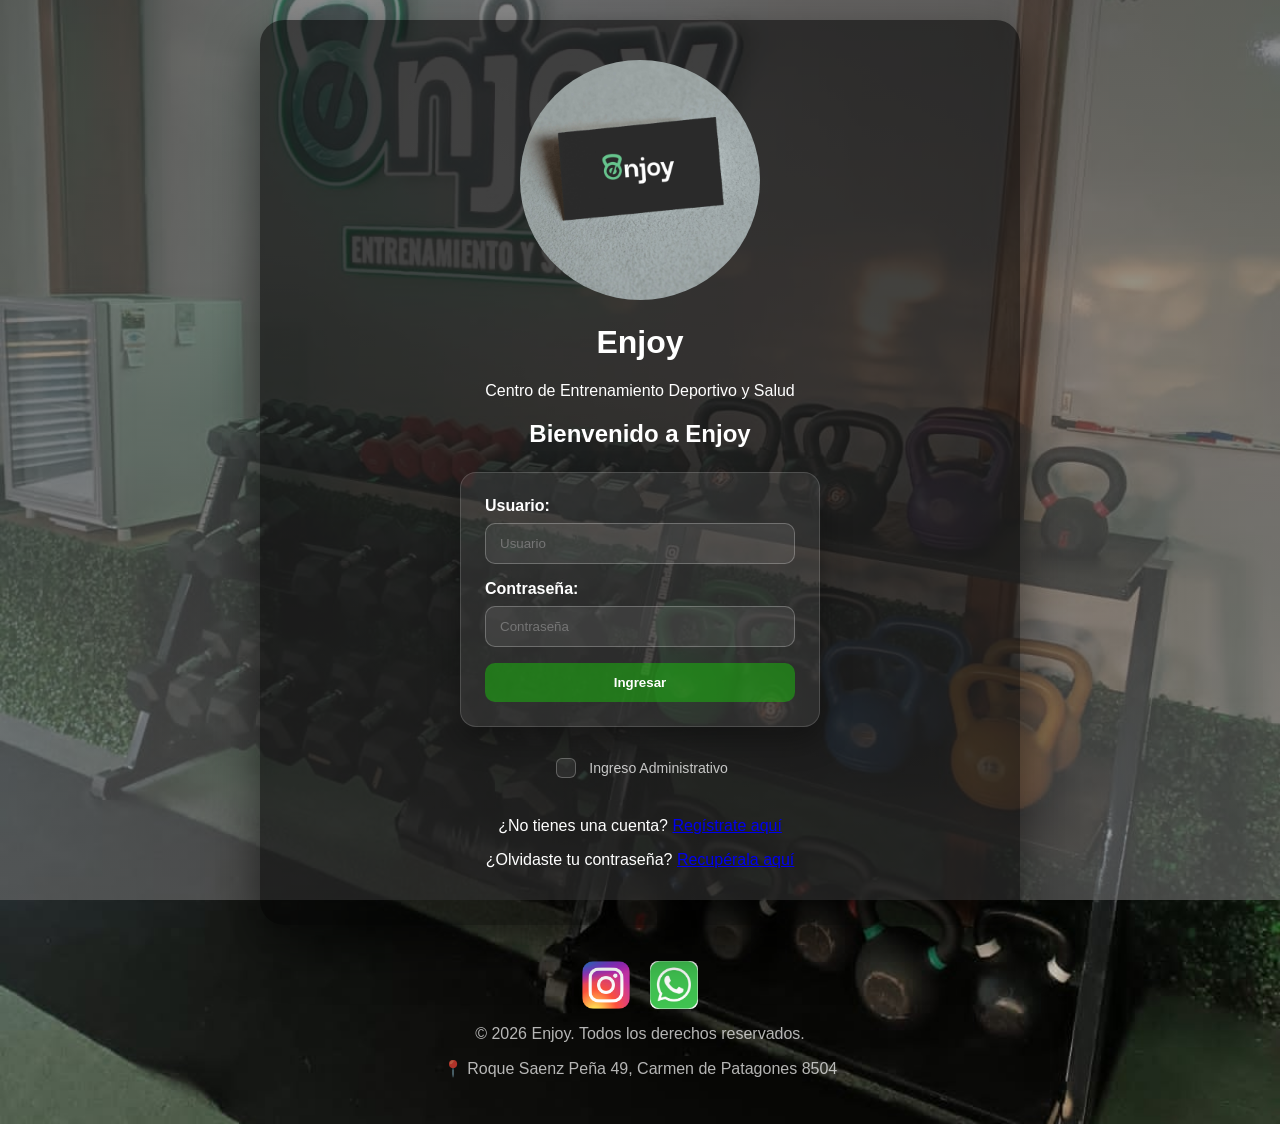
<file: index.html>
<!DOCTYPE html>
<html lang="es">
<head>
    <meta charset="UTF-8">
    <meta name="viewport" content="width=device-width, initial-scale=1.0">
    <title>Enjoy - Ingreso</title>
    <!-- Estilo principal de la página: fondo negro, formulario centrado y texto claro -->
    <link rel="stylesheet" href="css/style.css">
    <script src="js/app.js" defer></script>
</head>
<body>
    <main>
    <img class="logo" src="img/enjoylogo1.jpeg" alt="Gimnasio Enjoy">
    <h1>Enjoy</h1>
    <p>Centro de Entrenamiento Deportivo y Salud</p>
    <h2>Bienvenido a Enjoy</h2>

    <!-- Formulario de ingreso -->
    <form id="loginForm" novalidate>
    <div class="login-container">
        <label for="username">Usuario:</label>
        <input type="text" id="username" name="username" placeholder="Usuario">
        <label for="password">Contraseña:</label>
        <input type="password" id="password" name="password" placeholder="Contraseña">
        <button type="submit" class="login-link">Ingresar</button>
    </div>
    </form>
    
    <div class="admin-check">
        <input type="checkbox" id="admin" name="admin">
        <label for="admin">Ingreso Administrativo</label>
    </div>

    <!-- Enlaces de registro y recuperación de contraseña -->
    <p>¿No tienes una cuenta? <a href="#" onclick="return false;">Regístrate aquí</a></p>
    <p>¿Olvidaste tu contraseña? <a href="#" onclick="return false;">Recupérala aquí</a></p>
</main>
<footer>
    <a href="https://www.instagram.com/enjoy.patagones?igsh=bjg5dnFpcHVhYWI0" target="_blank">
        <img class="social-icon" src="img/instagramlogo.png" alt="Instagram">
    </a>
    <a href="https://wa.me/5492920374116" target="_blank">
        <img class="social-icon" src="img/whatsaplogo.jpg" alt="WhatsApp">
    </a>
    <p>&copy; 2026 Enjoy. Todos los derechos reservados.</p>
    <p>📍 Roque Saenz Peña 49, Carmen de Patagones 8504</p>
</footer>
</body>
</html>
</file>
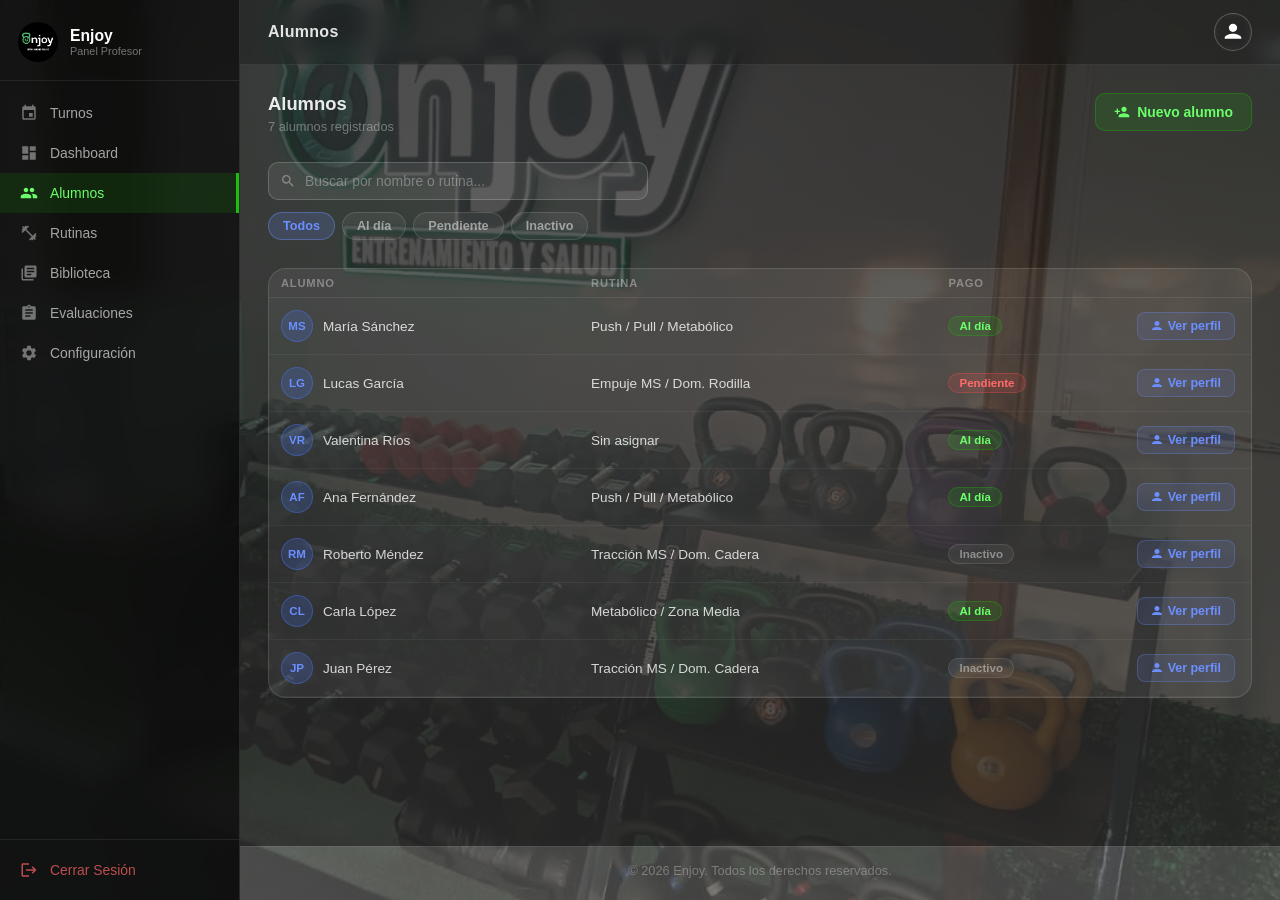
<file: paginas/alumnos.html>
<!DOCTYPE html>
<html lang="es">
<head>
    <meta charset="UTF-8">
    <meta name="viewport" content="width=device-width, initial-scale=1.0">
    <title>Enjoy — Alumnos</title>
    <link rel="stylesheet" href="../css/style.css">
    <link rel="stylesheet" href="../css/profesor.css">
    <link rel="stylesheet" href="../css/alumnos.css">
    <script src="../js/app.js" defer></script>
</head>
<body>

<div class="sidebar-overlay" id="sidebarOverlay"></div>

<div class="dashboard-layout">

    <!-- ===== SIDEBAR ===== -->
    <aside class="sidebar" id="sidebar" aria-label="Navegación principal">
        <div class="sidebar-logo">
            <img src="../img/enjoylogo2.jpeg" alt="Enjoy">
            <div>
                <div class="sidebar-logo-text">Enjoy</div>
                <div class="sidebar-logo-sub">Panel Profesor</div>
            </div>
        </div>

        <nav class="sidebar-nav">
            <ul>
                <li>
                    <a href="turno.html">
                        <svg viewBox="0 0 24 24" fill="currentColor" aria-hidden="true"><path d="M17 12h-5v5h5v-5zM16 1v2H8V1H6v2H5c-1.11 0-1.99.9-1.99 2L3 19c0 1.1.89 2 2 2h14c1.1 0 2-.9 2-2V5c0-1.1-.9-2-2-2h-1V1h-2zm3 18H5V8h14v11z"/></svg>
                        Turnos
                    </a>
                </li>
                <li>
                    <a href="profesor.html">
                        <svg viewBox="0 0 24 24" fill="currentColor" aria-hidden="true"><path d="M3 13h8V3H3v10zm0 8h8v-6H3v6zm10 0h8V11h-8v10zm0-18v6h8V3h-8z"/></svg>
                        Dashboard
                    </a>
                </li>
                <li class="active">
                    <a href="#" aria-current="page">
                        <svg viewBox="0 0 24 24" fill="currentColor" aria-hidden="true"><path d="M16 11c1.66 0 2.99-1.34 2.99-3S17.66 5 16 5c-1.66 0-3 1.34-3 3s1.34 3 3 3zm-8 0c1.66 0 2.99-1.34 2.99-3S9.66 5 8 5C6.34 5 5 6.34 5 8s1.34 3 3 3zm0 2c-2.33 0-7 1.17-7 3.5V19h14v-2.5c0-2.33-4.67-3.5-7-3.5zm8 0c-.29 0-.62.02-.97.05 1.16.84 1.97 1.97 1.97 3.45V19h6v-2.5c0-2.33-4.67-3.5-7-3.5z"/></svg>
                        Alumnos
                    </a>
                </li>
                <li>
                    <a href="planificacion.html">
                        <svg viewBox="0 0 24 24" fill="currentColor" aria-hidden="true"><path d="M20.57 14.86L22 13.43 20.57 12 17 15.57 8.43 7 12 3.43 10.57 2 9.14 3.43 7.71 2 5.57 4.14 4.14 2.71 2.71 4.14l1.43 1.43L2 7.71l1.43 1.43L2 10.57 3.43 12 7 8.43 15.57 17 12 20.57 13.43 22l1.43-1.43L16.29 22l2.14-2.14 1.43 1.43 1.43-1.43-1.43-1.43L22 16.29z"/></svg>
                        Rutinas
                    </a>
                </li>
                <li>
                    <a href="biblioteca.html">
                        <svg viewBox="0 0 24 24" fill="currentColor" aria-hidden="true"><path d="M4 6H2v14c0 1.1.9 2 2 2h14v-2H4V6zm16-4H8c-1.1 0-2 .9-2 2v12c0 1.1.9 2 2 2h12c1.1 0 2-.9 2-2V4c0-1.1-.9-2-2-2zm-1 9H9V9h10v2zm-4 4H9v-2h6v2zm4-8H9V5h10v2z"/></svg>
                        Biblioteca
                    </a>
                </li>
                <li>
                    <a href="evaluacion.html">
                        <svg viewBox="0 0 24 24" fill="currentColor" aria-hidden="true"><path d="M19 3h-4.18C14.4 1.84 13.3 1 12 1c-1.3 0-2.4.84-2.82 2H5c-1.1 0-2 .9-2 2v14c0 1.1.9 2 2 2h14c1.1 0 2-.9 2-2V5c0-1.1-.9-2-2-2zm-7 0c.55 0 1 .45 1 1s-.45 1-1 1-1-.45-1-1 .45-1 1-1zm2 14H7v-2h7v2zm3-4H7v-2h10v2zm0-4H7V7h10v2z"/></svg>
                        Evaluaciones
                    </a>
                </li>
                <li>
                    <a href="#">
                        <svg viewBox="0 0 24 24" fill="currentColor" aria-hidden="true"><path d="M19.14 12.94c.04-.3.06-.61.06-.94 0-.32-.02-.64-.07-.94l2.03-1.58c.18-.14.23-.41.12-.61l-1.92-3.32c-.12-.22-.37-.29-.59-.22l-2.39.96c-.5-.38-1.03-.7-1.62-.94l-.36-2.54c-.04-.24-.24-.41-.48-.41h-3.84c-.24 0-.43.17-.47.41l-.36 2.54c-.59.24-1.13.57-1.62.94l-2.39-.96c-.22-.08-.47 0-.59.22L2.74 8.87c-.12.21-.08.47.12.61l2.03 1.58c-.05.3-.09.63-.09.94s.02.64.07.94l-2.03 1.58c-.18.14-.23.41-.12.61l1.92 3.32c.12.22.37.29.59.22l2.39-.96c.5.38 1.03.7 1.62.94l.36 2.54c.05.24.24.41.48.41h3.84c.24 0 .44-.17.47-.41l.36-2.54c.59-.24 1.13-.56 1.62-.94l2.39.96c.22.08.47 0 .59-.22l1.92-3.32c.12-.22.07-.47-.12-.61l-2.01-1.58zM12 15.6c-1.98 0-3.6-1.62-3.6-3.6s1.62-3.6 3.6-3.6 3.6 1.62 3.6 3.6-1.62 3.6-3.6 3.6z"/></svg>
                        Configuración
                    </a>
                </li>
            </ul>
        </nav>

        <div class="sidebar-footer">
            <a href="../index.html">
                <svg viewBox="0 0 24 24" fill="currentColor" aria-hidden="true"><path d="M17 7l-1.41 1.41L18.17 11H8v2h10.17l-2.58 2.58L17 17l5-5zM4 5h8V3H4c-1.1 0-2 .9-2 2v14c0 1.1.9 2 2 2h8v-2H4V5z"/></svg>
                Cerrar Sesión
            </a>
        </div>
    </aside>

    <!-- ===== ÁREA PRINCIPAL ===== -->
    <div class="main-wrapper">

        <header class="topbar">
            <button class="sidebar-toggle" id="sidebarToggle" aria-label="Abrir menú" aria-expanded="false">
                <svg width="20" height="20" viewBox="0 0 24 24" fill="currentColor" aria-hidden="true"><path d="M3 18h18v-2H3v2zm0-5h18v-2H3v2zm0-7v2h18V6H3z"/></svg>
            </button>
            <h1 class="topbar-title">Alumnos</h1>
            <div class="profile-widget topbar-profile">
                <button class="profile-btn" id="profileBtn" aria-label="Ver perfil" aria-expanded="false">
                    <svg width="20" height="20" viewBox="0 0 24 24" fill="currentColor" aria-hidden="true">
                        <path d="M12 12c2.76 0 5-2.24 5-5s-2.24-5-5-5-5 2.24-5 5 2.24 5 5 5zm0 2c-3.33 0-10 1.67-10 5v1h20v-1c0-3.33-6.67-5-10-5z"/>
                    </svg>
                </button>
                <div class="profile-dropdown" id="profileDropdown" role="menu">
                    <div class="profile-dropdown-header">
                        <p class="profile-name">Profesor</p>
                        <p class="profile-email">profe@enjoy.com</p>
                    </div>
                    <ul class="profile-menu">
                        <li><a href="#" role="menuitem">Mi Perfil</a></li>
                        <li class="divider" role="separator"></li>
                        <li class="logout"><a href="../index.html" role="menuitem">Cerrar Sesión</a></li>
                    </ul>
                </div>
            </div>
        </header>

        <main class="dashboard-content">

            <!-- Cabecera -->
            <div class="al-page-header">
                <div>
                    <h2 class="al-page-title">Alumnos</h2>
                    <p class="al-page-sub" id="alSub"></p>
                </div>
                <button class="al-btn-nuevo" id="btnNuevoAlumno" type="button">
                    <svg viewBox="0 0 24 24" fill="currentColor" aria-hidden="true"><path d="M15 12c2.21 0 4-1.79 4-4s-1.79-4-4-4-4 1.79-4 4 1.79 4 4 4zm-9-2V7H4v3H1v2h3v3h2v-3h3v-2H6zm9 4c-2.67 0-8 1.34-8 4v2h16v-2c0-2.66-5.33-4-8-4z"/></svg>
                    Nuevo alumno
                </button>
            </div>

            <!-- Búsqueda y filtros -->
            <div class="al-toolbar">
                <div class="search-input-wrap al-search-wrap">
                    <svg viewBox="0 0 24 24" fill="currentColor" aria-hidden="true"><path d="M15.5 14h-.79l-.28-.27A6.471 6.471 0 0 0 16 9.5 6.5 6.5 0 1 0 9.5 16c1.61 0 3.09-.59 4.23-1.57l.27.28v.79l5 4.99L20.49 19l-4.99-5zm-6 0C7.01 14 5 11.99 5 9.5S7.01 5 9.5 5 14 7.01 14 9.5 11.99 14 9.5 14z"/></svg>
                    <input type="search" class="search-input" id="alSearch" placeholder="Buscar por nombre o rutina..." aria-label="Buscar alumno">
                </div>
                <div class="al-pills" role="group" aria-label="Filtrar por estado de pago">
                    <button class="al-pill al-pill--active" data-pago="" aria-pressed="true">Todos</button>
                    <button class="al-pill" data-pago="activo" aria-pressed="false">Al día</button>
                    <button class="al-pill" data-pago="pendiente" aria-pressed="false">Pendiente</button>
                    <button class="al-pill" data-pago="inactivo" aria-pressed="false">Inactivo</button>
                </div>
            </div>

            <!-- Lista de alumnos -->
            <div class="al-card">
                <div class="table-scroll">
                    <table class="alumnos-table al-table" id="alTable" aria-label="Lista de alumnos">
                        <thead>
                            <tr>
                                <th scope="col">Alumno</th>
                                <th scope="col">Rutina</th>
                                <th scope="col">Pago</th>
                                <th scope="col"></th>
                            </tr>
                        </thead>
                        <tbody id="alBody"></tbody>
                    </table>
                </div>
                <div class="al-empty" id="alEmpty" hidden>
                    <p>No hay alumnos que coincidan con la búsqueda.</p>
                </div>
            </div>

        </main>

        <footer class="dashboard-footer">
            <p>&copy; 2026 Enjoy. Todos los derechos reservados.</p>
        </footer>

    </div>
</div>

<!-- ===== DRAWER: PERFIL DEL ALUMNO ===== -->
<div class="al-drawer-overlay" id="alDrawerOverlay"></div>

<aside class="al-drawer" id="alDrawer" aria-label="Perfil del alumno" aria-hidden="true">

    <!-- Header del drawer -->
    <div class="al-drawer-header">
        <button class="al-drawer-close" id="alDrawerClose" aria-label="Cerrar perfil">
            <svg width="14" height="14" viewBox="0 0 24 24" fill="currentColor"><path d="M19 6.41L17.59 5 12 10.59 6.41 5 5 6.41 10.59 12 5 17.59 6.41 19 12 13.41 17.59 19 19 17.59 13.41 12z"/></svg>
        </button>
        <div class="al-profile-hero">
            <div class="al-profile-av" id="drAv"></div>
            <div class="al-profile-hero-info">
                <p class="al-profile-nombre" id="drNombre"></p>
                <div class="al-profile-badges" id="drBadges"></div>
            </div>
        </div>
    </div>

    <!-- Cuerpo scrolleable -->
    <div class="al-drawer-body">

        <!-- Datos personales -->
        <div class="al-drawer-section">
            <h4 class="al-drawer-section-title">
                <svg viewBox="0 0 24 24" fill="currentColor" aria-hidden="true"><path d="M12 12c2.76 0 5-2.24 5-5s-2.24-5-5-5-5 2.24-5 5 2.24 5 5 5zm0 2c-3.33 0-10 1.67-10 5v1h20v-1c0-3.33-6.67-5-10-5z"/></svg>
                Datos personales
            </h4>
            <div class="al-info-grid">
                <div class="al-info-row">
                    <span class="al-info-label">Contacto</span>
                    <span class="al-info-val" id="drContacto">—</span>
                </div>
                <div class="al-info-row">
                    <span class="al-info-label">Objetivo</span>
                    <span class="al-info-val" id="drObjetivo">—</span>
                </div>
                <div class="al-info-row al-info-row--full">
                    <span class="al-info-label">Lesiones / Dolor</span>
                    <span class="al-info-val al-info-val--block" id="drLesion">—</span>
                </div>
            </div>
        </div>

        <!-- Última evaluación -->
        <div class="al-drawer-section">
            <h4 class="al-drawer-section-title">
                <svg viewBox="0 0 24 24" fill="currentColor" aria-hidden="true"><path d="M19 3h-4.18C14.4 1.84 13.3 1 12 1c-1.3 0-2.4.84-2.82 2H5c-1.1 0-2 .9-2 2v14c0 1.1.9 2 2 2h14c1.1 0 2-.9 2-2V5c0-1.1-.9-2-2-2zm-7 0c.55 0 1 .45 1 1s-.45 1-1 1-1-.45-1-1 .45-1 1-1zm2 14H7v-2h7v2zm3-4H7v-2h10v2zm0-4H7V7h10v2z"/></svg>
                Última evaluación
            </h4>
            <div class="al-eval-grid">
                <div class="al-eval-stat">
                    <span class="al-eval-label">FMS Total</span>
                    <span class="al-eval-val" id="drFms">—</span>
                </div>
                <div class="al-eval-stat">
                    <span class="al-eval-label">Peso</span>
                    <span class="al-eval-val" id="drPeso">—</span>
                </div>
                <div class="al-eval-stat">
                    <span class="al-eval-label">Handgrip Der.</span>
                    <span class="al-eval-val" id="drHandR">—</span>
                </div>
                <div class="al-eval-stat">
                    <span class="al-eval-label">Handgrip Izq.</span>
                    <span class="al-eval-val" id="drHandL">—</span>
                </div>
            </div>
            <a href="perfilalumno.html" class="al-link-sec">
                Ver evaluación completa
                <svg viewBox="0 0 24 24" fill="currentColor" aria-hidden="true"><path d="M10 6L8.59 7.41 13.17 12l-4.58 4.59L10 18l6-6z"/></svg>
            </a>
        </div>

        <!-- Rutina asignada -->
        <div class="al-drawer-section">
            <h4 class="al-drawer-section-title">
                <svg viewBox="0 0 24 24" fill="currentColor" aria-hidden="true"><path d="M20.57 14.86L22 13.43 20.57 12 17 15.57 8.43 7 12 3.43 10.57 2 9.14 3.43 7.71 2 5.57 4.14 4.14 2.71 2.71 4.14l1.43 1.43L2 7.71l1.43 1.43L2 10.57 3.43 12 7 8.43 15.57 17 12 20.57 13.43 22l1.43-1.43L16.29 22l2.14-2.14 1.43 1.43 1.43-1.43-1.43-1.43L22 16.29z"/></svg>
                Rutina asignada
            </h4>
            <div class="al-rutina-row">
                <span class="al-rutina-nombre" id="drRutina">—</span>
                <a href="editorutina.html" class="al-btn-editar-rutina" id="drEditarRutina">
                    <svg viewBox="0 0 24 24" fill="currentColor" aria-hidden="true"><path d="M3 17.25V21h3.75L17.81 9.94l-3.75-3.75L3 17.25zM20.71 7.04c.39-.39.39-1.02 0-1.41l-2.34-2.34c-.39-.39-1.02-.39-1.41 0l-1.83 1.83 3.75 3.75 1.83-1.83z"/></svg>
                    Editar rutina
                </a>
            </div>
        </div>

    </div>
</aside>

<!-- ===== TOAST ===== -->
<div class="al-toast" id="alToast" hidden aria-live="polite"></div>

</body>
</html>
</file>
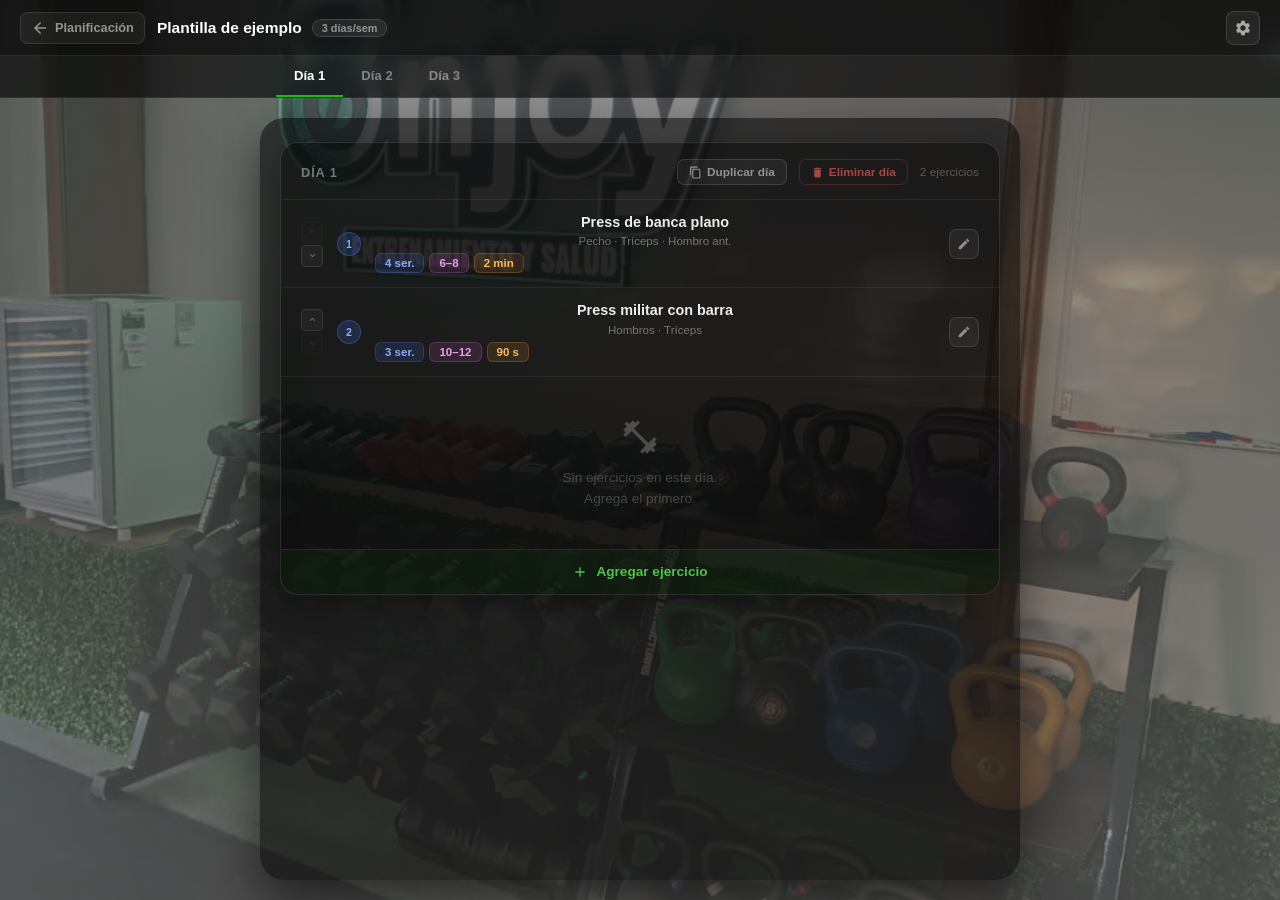
<file: paginas/editorutina.html>
<!DOCTYPE html>
<html lang="es">
<head>
    <meta charset="UTF-8">
    <meta name="viewport" content="width=device-width, initial-scale=1.0">
    <title>Enjoy — Editor de Rutina</title>
    <link rel="stylesheet" href="../css/style.css">
    <link rel="stylesheet" href="../css/editorutina.css">
    <script src="../js/app.js" defer></script>
</head>
<body>

<!-- ===== TOPBAR ===== -->
<header class="ed-topbar">
    <a href="planificacion.html" class="ed-back" id="edBackBtn">
        <svg width="18" height="18" viewBox="0 0 24 24" fill="currentColor" aria-hidden="true">
            <path d="M20 11H7.83l5.59-5.59L12 4l-8 8 8 8 1.41-1.41L7.83 13H20v-2z"/>
        </svg>
        Planificación
    </a>
    <div class="ed-header-info">
        <h1 class="ed-nombre" id="edNombre">Cargando…</h1>
        <span class="ed-dias-badge" id="edDias"></span>
    </div>
    <div class="ed-topbar-right">
        <span class="ed-saved-hint" id="edSavedHint" hidden>Guardado ✓</span>
        <button class="ed-icon-btn" id="btnConfig" aria-label="Configuración de plantilla">
            <svg width="18" height="18" viewBox="0 0 24 24" fill="currentColor" aria-hidden="true">
                <path d="M19.14 12.94c.04-.3.06-.61.06-.94 0-.32-.02-.64-.07-.94l2.03-1.58c.18-.14.23-.41.12-.61l-1.92-3.32c-.12-.22-.37-.29-.59-.22l-2.39.96c-.5-.38-1.03-.7-1.62-.94l-.36-2.54c-.04-.24-.24-.41-.48-.41h-3.84c-.24 0-.43.17-.47.41l-.36 2.54c-.59.24-1.13.57-1.62.94l-2.39-.96c-.22-.08-.47 0-.59.22L2.74 8.87c-.12.21-.08.47.12.61l2.03 1.58c-.05.3-.09.63-.09.94s.02.64.07.94l-2.03 1.58c-.18.14-.23.41-.12.61l1.92 3.32c.12.22.37.29.59.22l2.39-.96c.5.38 1.03.7 1.62.94l.36 2.54c.05.24.24.41.48.41h3.84c.24 0 .44-.17.47-.41l.36-2.54c.59-.24 1.13-.56 1.62-.94l2.39.96c.22.08.47 0 .59-.22l1.92-3.32c.12-.22.07-.47-.12-.61l-2.01-1.58zM12 15.6c-1.98 0-3.6-1.62-3.6-3.6s1.62-3.6 3.6-3.6 3.6 1.62 3.6 3.6-1.62 3.6-3.6 3.6z"/>
            </svg>
        </button>
    </div>
</header>

<!-- ===== PESTAÑAS DE DÍAS ===== -->
<div class="ed-tabs-wrap">
    <div class="ed-tab-list" id="edTabList" role="tablist" aria-label="Días de entrenamiento"></div>
</div>

<!-- ===== CONTENIDO PRINCIPAL ===== -->
<main class="ed-main">
    <div class="ed-content">

        <div class="ed-card">
            <div class="ed-card-header">
                <span class="ed-card-title" id="edDayTitle">Día 1</span>
                <div class="ed-card-header-right">
                    <button class="ed-dup-day-btn" id="btnDuplicarDia" title="Duplicar este día" aria-label="Duplicar este día">
                        <svg width="13" height="13" viewBox="0 0 24 24" fill="currentColor" aria-hidden="true"><path d="M16 1H4c-1.1 0-2 .9-2 2v14h2V3h12V1zm3 4H8c-1.1 0-2 .9-2 2v14c0 1.1.9 2 2 2h11c1.1 0 2-.9 2-2V7c0-1.1-.9-2-2-2zm0 16H8V7h11v14z"/></svg>
                        Duplicar día
                    </button>
                    <button class="ed-del-day-btn" id="btnEliminarDia" title="Eliminar este día" aria-label="Eliminar este día">
                        <svg width="13" height="13" viewBox="0 0 24 24" fill="currentColor" aria-hidden="true"><path d="M6 19c0 1.1.9 2 2 2h8c1.1 0 2-.9 2-2V7H6v12zM19 4h-3.5l-1-1h-5l-1 1H5v2h14V4z"/></svg>
                        Eliminar día
                    </button>
                    <span class="ed-ej-count" id="edEjCount" aria-live="polite">0 ejercicios</span>
                </div>
            </div>

            <div class="ed-ej-list" id="edEjList" role="list"></div>

            <div class="ed-empty" id="edEmpty" hidden>
                <svg width="40" height="40" viewBox="0 0 24 24" fill="currentColor" aria-hidden="true"><path d="M20.57 14.86L22 13.43 20.57 12 17 15.57 8.43 7 12 3.43 10.57 2 9.14 3.43 7.71 2 5.57 4.14 4.14 2.71 2.71 4.14l1.43 1.43L2 7.71l1.43 1.43L2 10.57 3.43 12 7 8.43 15.57 17 12 20.57 13.43 22l1.43-1.43L16.29 22l2.14-2.14 1.43 1.43 1.43-1.43-1.43-1.43L22 16.29z"/></svg>
                <p>Sin ejercicios en este día.<br>Agregá el primero.</p>
            </div>

            <button class="ed-add-btn" id="btnAgregarEj">
                <svg width="16" height="16" viewBox="0 0 24 24" fill="currentColor" aria-hidden="true"><path d="M19 13h-6v6h-2v-6H5v-2h6V5h2v6h6v2z"/></svg>
                Agregar ejercicio
            </button>
        </div>

    </div>
</main>

<!-- ===== MODAL CONFIGURACIÓN ===== -->
<div class="ed-overlay" id="configOverlay" aria-hidden="true">
    <div class="ed-panel" role="dialog" aria-modal="true" aria-labelledby="configTitle">
        <button class="ed-close" id="configClose" aria-label="Cerrar">
            <svg width="15" height="15" viewBox="0 0 24 24" fill="currentColor"><path d="M19 6.41L17.59 5 12 10.59 6.41 5 5 6.41 10.59 12 5 17.59 6.41 19 12 13.41 17.59 19 19 17.59 13.41 12z"/></svg>
        </button>
        <h3 class="ed-panel-title" id="configTitle">Configuración</h3>
        <form class="ed-form" id="configForm" novalidate>
            <div class="ed-form-group">
                <label for="cfgNombre">Nombre de la plantilla *</label>
                <input type="text" id="cfgNombre" placeholder="Ej: Full Body 3 Días" required>
                <span class="ed-field-error" id="cfgNombreError">El nombre es obligatorio.</span>
            </div>
            <div class="ed-form-group">
                <label for="cfgDesc">Descripción</label>
                <textarea id="cfgDesc" rows="3" placeholder="Describe el objetivo del programa..."></textarea>
            </div>
            <div class="ed-form-actions">
                <button type="button" class="ed-btn ed-btn-secondary" id="configCancel">Cancelar</button>
                <button type="submit" class="ed-btn ed-btn-primary">Guardar</button>
            </div>
        </form>
    </div>
</div>

<!-- ===== MODAL AGREGAR EJERCICIO ===== -->
<div class="ed-overlay" id="searchOverlay" aria-hidden="true">
    <div class="ed-panel ed-panel--wide" role="dialog" aria-modal="true" aria-labelledby="searchTitle">
        <button class="ed-close" id="searchClose" aria-label="Cerrar">
            <svg width="15" height="15" viewBox="0 0 24 24" fill="currentColor"><path d="M19 6.41L17.59 5 12 10.59 6.41 5 5 6.41 10.59 12 5 17.59 6.41 19 12 13.41 17.59 19 19 17.59 13.41 12z"/></svg>
        </button>
        <h3 class="ed-panel-title" id="searchTitle">Agregar Ejercicio</h3>

        <div class="ed-search-wrap">
            <svg viewBox="0 0 24 24" fill="currentColor" aria-hidden="true">
                <path d="M15.5 14h-.79l-.28-.27A6.471 6.471 0 0 0 16 9.5 6.5 6.5 0 1 0 9.5 16c1.61 0 3.09-.59 4.23-1.57l.27.28v.79l5 4.99L20.49 19l-4.99-5zm-6 0C7.01 14 5 11.99 5 9.5S7.01 5 9.5 5 14 7.01 14 9.5 11.99 14 9.5 14z"/>
            </svg>
            <input type="search" class="ed-search-input" id="ejSearch" placeholder="Buscar por nombre o músculo…" aria-label="Buscar ejercicio">
        </div>

        <div class="ej-db-list" id="ejDbList" role="list"></div>
    </div>
</div>

<!-- ===== MODAL EDITAR EJERCICIO ===== -->
<div class="ed-overlay" id="editEjOverlay" aria-hidden="true">
    <div class="ed-panel ed-panel--narrow" role="dialog" aria-modal="true" aria-labelledby="editEjTitle">
        <button class="ed-close" id="editEjClose" aria-label="Cerrar">
            <svg width="15" height="15" viewBox="0 0 24 24" fill="currentColor"><path d="M19 6.41L17.59 5 12 10.59 6.41 5 5 6.41 10.59 12 5 17.59 6.41 19 12 13.41 17.59 19 19 17.59 13.41 12z"/></svg>
        </button>
        <h3 class="ed-panel-title" id="editEjTitle">Editar ejercicio</h3>
        <p class="ed-panel-subtitle" id="editEjNombre"></p>
        <p class="ed-panel-musculo" id="editEjMusculo"></p>

        <div class="ed-form ed-form--ej">
            <div class="ed-form-row">
                <div class="ed-form-group">
                    <label for="ejSeries">Series</label>
                    <input type="number" id="ejSeries" min="1" max="20" value="3">
                </div>
                <div class="ed-form-group">
                    <label for="ejReps">Repeticiones</label>
                    <input type="text" id="ejReps" placeholder="Ej: 8–12">
                </div>
            </div>
            <div class="ed-form-group">
                <label for="ejDescanso">Descanso</label>
                <input type="text" id="ejDescanso" placeholder="Ej: 90 s">
            </div>
            <div class="ed-form-actions ed-form-actions--split">
                <button class="ed-btn ed-btn-danger-ghost" id="editEjDelete">
                    <svg width="14" height="14" viewBox="0 0 24 24" fill="currentColor"><path d="M6 19c0 1.1.9 2 2 2h8c1.1 0 2-.9 2-2V7H6v12zM19 4h-3.5l-1-1h-5l-1 1H5v2h14V4z"/></svg>
                    Eliminar
                </button>
                <div class="ed-form-actions-right">
                    <button class="ed-btn ed-btn-secondary" id="editEjCancel">Cancelar</button>
                    <button class="ed-btn ed-btn-primary" id="editEjSave">Guardar</button>
                </div>
            </div>
        </div>
    </div>
</div>

<!-- ===== TOAST ===== -->
<div class="ed-toast" id="edToast" role="status" aria-live="polite" hidden></div>

</body>
</html>
</file>
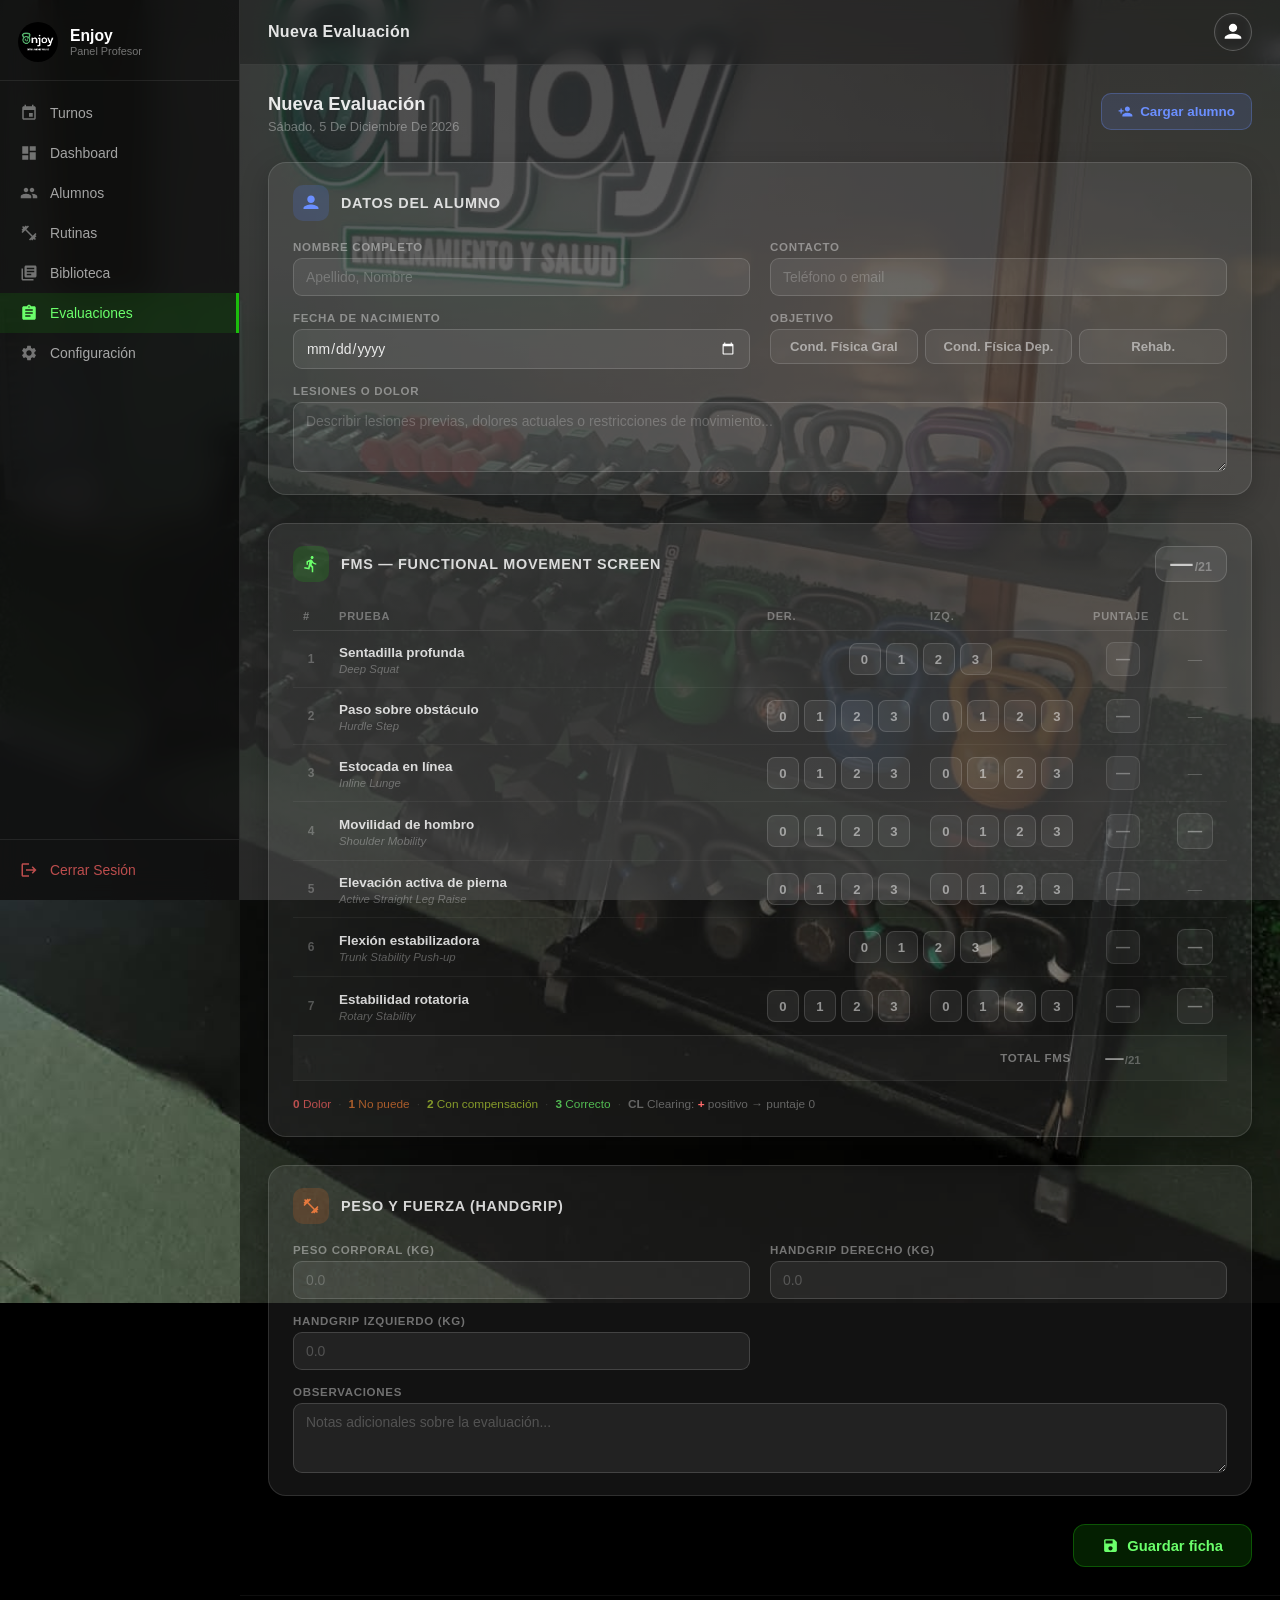
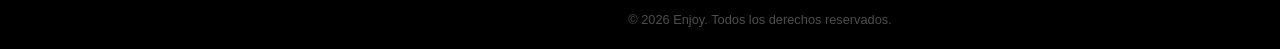
<file: paginas/evaluacion.html>
<!DOCTYPE html>
<html lang="es">
<head>
    <meta charset="UTF-8">
    <meta name="viewport" content="width=device-width, initial-scale=1.0">
    <title>Enjoy — Nueva Evaluación</title>
    <link rel="stylesheet" href="../css/style.css">
    <link rel="stylesheet" href="../css/profesor.css">
    <link rel="stylesheet" href="../css/evaluacion.css">
    <script src="../js/app.js" defer></script>
</head>
<body>

<div class="sidebar-overlay" id="sidebarOverlay"></div>

<div class="dashboard-layout">

    <!-- ===== SIDEBAR ===== -->
    <aside class="sidebar" id="sidebar" aria-label="Navegación principal">
        <div class="sidebar-logo">
            <img src="../img/enjoylogo2.jpeg" alt="Enjoy">
            <div>
                <div class="sidebar-logo-text">Enjoy</div>
                <div class="sidebar-logo-sub">Panel Profesor</div>
            </div>
        </div>

        <nav class="sidebar-nav">
            <ul>
                <li>
                    <a href="turno.html">
                        <svg viewBox="0 0 24 24" fill="currentColor" aria-hidden="true"><path d="M17 12h-5v5h5v-5zM16 1v2H8V1H6v2H5c-1.11 0-1.99.9-1.99 2L3 19c0 1.1.89 2 2 2h14c1.1 0 2-.9 2-2V5c0-1.1-.9-2-2-2h-1V1h-2zm3 18H5V8h14v11z"/></svg>
                        Turnos
                    </a>
                </li>
                <li>
                    <a href="profesor.html">
                        <svg viewBox="0 0 24 24" fill="currentColor" aria-hidden="true"><path d="M3 13h8V3H3v10zm0 8h8v-6H3v6zm10 0h8V11h-8v10zm0-18v6h8V3h-8z"/></svg>
                        Dashboard
                    </a>
                </li>
                <li>
                    <a href="alumnos.html">
                        <svg viewBox="0 0 24 24" fill="currentColor" aria-hidden="true"><path d="M16 11c1.66 0 2.99-1.34 2.99-3S17.66 5 16 5c-1.66 0-3 1.34-3 3s1.34 3 3 3zm-8 0c1.66 0 2.99-1.34 2.99-3S9.66 5 8 5C6.34 5 5 6.34 5 8s1.34 3 3 3zm0 2c-2.33 0-7 1.17-7 3.5V19h14v-2.5c0-2.33-4.67-3.5-7-3.5zm8 0c-.29 0-.62.02-.97.05 1.16.84 1.97 1.97 1.97 3.45V19h6v-2.5c0-2.33-4.67-3.5-7-3.5z"/></svg>
                        Alumnos
                    </a>
                </li>
                <li>
                    <a href="planificacion.html">
                        <svg viewBox="0 0 24 24" fill="currentColor" aria-hidden="true"><path d="M20.57 14.86L22 13.43 20.57 12 17 15.57 8.43 7 12 3.43 10.57 2 9.14 3.43 7.71 2 5.57 4.14 4.14 2.71 2.71 4.14l1.43 1.43L2 7.71l1.43 1.43L2 10.57 3.43 12 7 8.43 15.57 17 12 20.57 13.43 22l1.43-1.43L16.29 22l2.14-2.14 1.43 1.43 1.43-1.43-1.43-1.43L22 16.29z"/></svg>
                        Rutinas
                    </a>
                </li>
                <li>
                    <a href="biblioteca.html">
                        <svg viewBox="0 0 24 24" fill="currentColor" aria-hidden="true"><path d="M4 6H2v14c0 1.1.9 2 2 2h14v-2H4V6zm16-4H8c-1.1 0-2 .9-2 2v12c0 1.1.9 2 2 2h12c1.1 0 2-.9 2-2V4c0-1.1-.9-2-2-2zm-1 9H9V9h10v2zm-4 4H9v-2h6v2zm4-8H9V5h10v2z"/></svg>
                        Biblioteca
                    </a>
                </li>
                <li class="active">
                    <a href="#" aria-current="page">
                        <svg viewBox="0 0 24 24" fill="currentColor" aria-hidden="true"><path d="M19 3h-4.18C14.4 1.84 13.3 1 12 1c-1.3 0-2.4.84-2.82 2H5c-1.1 0-2 .9-2 2v14c0 1.1.9 2 2 2h14c1.1 0 2-.9 2-2V5c0-1.1-.9-2-2-2zm-7 0c.55 0 1 .45 1 1s-.45 1-1 1-1-.45-1-1 .45-1 1-1zm2 14H7v-2h7v2zm3-4H7v-2h10v2zm0-4H7V7h10v2z"/></svg>
                        Evaluaciones
                    </a>
                </li>
                <li>
                    <a href="#">
                        <svg viewBox="0 0 24 24" fill="currentColor" aria-hidden="true"><path d="M19.14 12.94c.04-.3.06-.61.06-.94 0-.32-.02-.64-.07-.94l2.03-1.58c.18-.14.23-.41.12-.61l-1.92-3.32c-.12-.22-.37-.29-.59-.22l-2.39.96c-.5-.38-1.03-.7-1.62-.94l-.36-2.54c-.04-.24-.24-.41-.48-.41h-3.84c-.24 0-.43.17-.47.41l-.36 2.54c-.59.24-1.13.57-1.62.94l-2.39-.96c-.22-.08-.47 0-.59.22L2.74 8.87c-.12.21-.08.47.12.61l2.03 1.58c-.05.3-.09.63-.09.94s.02.64.07.94l-2.03 1.58c-.18.14-.23.41-.12.61l1.92 3.32c.12.22.37.29.59.22l2.39-.96c.5.38 1.03.7 1.62.94l.36 2.54c.05.24.24.41.48.41h3.84c.24 0 .44-.17.47-.41l.36-2.54c.59-.24 1.13-.56 1.62-.94l2.39.96c.22.08.47 0 .59-.22l1.92-3.32c.12-.22.07-.47-.12-.61l-2.01-1.58zM12 15.6c-1.98 0-3.6-1.62-3.6-3.6s1.62-3.6 3.6-3.6 3.6 1.62 3.6 3.6-1.62 3.6-3.6 3.6z"/></svg>
                        Configuración
                    </a>
                </li>
            </ul>
        </nav>

        <div class="sidebar-footer">
            <a href="../index.html">
                <svg viewBox="0 0 24 24" fill="currentColor" aria-hidden="true"><path d="M17 7l-1.41 1.41L18.17 11H8v2h10.17l-2.58 2.58L17 17l5-5zM4 5h8V3H4c-1.1 0-2 .9-2 2v14c0 1.1.9 2 2 2h8v-2H4V5z"/></svg>
                Cerrar Sesión
            </a>
        </div>
    </aside>

    <!-- ===== ÁREA PRINCIPAL ===== -->
    <div class="main-wrapper">

        <header class="topbar">
            <button class="sidebar-toggle" id="sidebarToggle" aria-label="Abrir menú" aria-expanded="false">
                <svg width="20" height="20" viewBox="0 0 24 24" fill="currentColor" aria-hidden="true"><path d="M3 18h18v-2H3v2zm0-5h18v-2H3v2zm0-7v2h18V6H3z"/></svg>
            </button>
            <h1 class="topbar-title">Nueva Evaluación</h1>
            <div class="profile-widget topbar-profile">
                <button class="profile-btn" id="profileBtn" aria-label="Ver perfil" aria-expanded="false">
                    <svg width="20" height="20" viewBox="0 0 24 24" fill="currentColor" aria-hidden="true">
                        <path d="M12 12c2.76 0 5-2.24 5-5s-2.24-5-5-5-5 2.24-5 5 2.24 5 5 5zm0 2c-3.33 0-10 1.67-10 5v1h20v-1c0-3.33-6.67-5-10-5z"/>
                    </svg>
                </button>
                <div class="profile-dropdown" id="profileDropdown" role="menu">
                    <div class="profile-dropdown-header">
                        <p class="profile-name">Profesor</p>
                        <p class="profile-email">profe@enjoy.com</p>
                    </div>
                    <ul class="profile-menu">
                        <li><a href="#" role="menuitem">Mi Perfil</a></li>
                        <li class="divider" role="separator"></li>
                        <li class="logout"><a href="../index.html" role="menuitem">Cerrar Sesión</a></li>
                    </ul>
                </div>
            </div>
        </header>

        <main class="dashboard-content">

            <!-- Fila superior: título + acciones -->
            <div class="ev-toprow">
                <div>
                    <h2 class="ev-page-title">Nueva Evaluación</h2>
                    <p class="ev-page-sub" id="evFechaHoy"></p>
                </div>
                <div class="ev-toprow-actions">
                    <button class="ev-btn-cargar" id="btnCargarAlumno" type="button">
                        <svg viewBox="0 0 24 24" fill="currentColor" aria-hidden="true"><path d="M15 12c2.21 0 4-1.79 4-4s-1.79-4-4-4-4 1.79-4 4 1.79 4 4 4zm-9-2V7H4v3H1v2h3v3h2v-3h3v-2H6zm9 4c-2.67 0-8 1.34-8 4v2h16v-2c0-2.66-5.33-4-8-4z"/></svg>
                        Cargar alumno
                    </button>
                </div>
            </div>

            <!-- ── CARD 1: Datos del alumno ── -->
            <section class="ev-card" aria-labelledby="ev-datos-title">
                <div class="ev-card-header">
                    <div class="ev-card-header-icon ev-icon-blue">
                        <svg viewBox="0 0 24 24" fill="currentColor" aria-hidden="true"><path d="M12 12c2.76 0 5-2.24 5-5s-2.24-5-5-5-5 2.24-5 5 2.24 5 5 5zm0 2c-3.33 0-10 1.67-10 5v1h20v-1c0-3.33-6.67-5-10-5z"/></svg>
                    </div>
                    <h3 class="ev-card-title" id="ev-datos-title">Datos del Alumno</h3>
                </div>
                <div class="ev-form-grid">
                    <div class="ev-form-row">
                        <label for="evNombre">Nombre completo</label>
                        <input type="text" id="evNombre" placeholder="Apellido, Nombre" autocomplete="off">
                    </div>
                    <div class="ev-form-row">
                        <label for="evContacto">Contacto</label>
                        <input type="text" id="evContacto" placeholder="Teléfono o email" autocomplete="off">
                    </div>
                    <div class="ev-form-row">
                        <label for="evFechaNac">Fecha de nacimiento</label>
                        <input type="date" id="evFechaNac">
                    </div>
                    <div class="ev-form-row">
                        <label>Objetivo</label>
                        <div class="ev-objetivo-group" id="evObjetivoGroup" role="group" aria-label="Seleccionar objetivo">
                            <button class="ev-obj-btn" type="button" data-val="Cond. Física Gral">Cond. Física Gral</button>
                            <button class="ev-obj-btn" type="button" data-val="Cond. Física Dep.">Cond. Física Dep.</button>
                            <button class="ev-obj-btn" type="button" data-val="Rehab.">Rehab.</button>
                        </div>
                        <input type="hidden" id="evObjetivo">
                    </div>
                    <div class="ev-form-row ev-form-row--full">
                        <label for="evLesion">Lesiones o dolor</label>
                        <textarea id="evLesion" rows="3" placeholder="Describir lesiones previas, dolores actuales o restricciones de movimiento..."></textarea>
                    </div>
                </div>
            </section>

            <!-- ── CARD 2: FMS ── -->
            <section class="ev-card" aria-labelledby="ev-fms-title">
                <div class="ev-card-header">
                    <div class="ev-card-header-icon ev-icon-green">
                        <svg viewBox="0 0 24 24" fill="currentColor" aria-hidden="true"><path d="M13.49 5.48c1.1 0 2-.9 2-2s-.9-2-2-2-2 .9-2 2 .9 2 2 2zm-3.6 13.9l1-4.4 2.1 2v6h2v-7.5l-2.1-2 .6-3c1.3 1.5 3.3 2.5 5.5 2.5v-2c-1.9 0-3.5-1-4.3-2.4l-1-1.6c-.4-.6-1-1-1.7-1-.3 0-.5.1-.8.1l-5.2 2.2v4.7h2v-3.4l1.8-.7-1.6 8.1-4.9-1-.4 2 7 1.4z"/></svg>
                    </div>
                    <h3 class="ev-card-title" id="ev-fms-title">FMS — Functional Movement Screen</h3>
                    <div class="ev-fms-badge" id="evFmsBadge" aria-live="polite">
                        <span class="ev-fms-badge-val" id="fmsTotalVal">—</span><span class="ev-fms-badge-max">/21</span>
                    </div>
                </div>

                <div class="ev-table-scroll">
                    <table class="ev-fms-table" id="fmsTable">
                        <thead>
                            <tr>
                                <th class="ev-th-num" scope="col">#</th>
                                <th class="ev-th-prueba" scope="col">Prueba</th>
                                <th class="ev-th-side" scope="col">Der.</th>
                                <th class="ev-th-side" scope="col">Izq.</th>
                                <th class="ev-th-score" scope="col">Puntaje</th>
                                <th class="ev-th-cl" scope="col">CL</th>
                            </tr>
                        </thead>
                        <tbody>

                            <!-- 1 — Deep Squat (unilateral, sin clearing) -->
                            <tr data-test="ds" data-bilateral="false">
                                <td class="ev-td-num">1</td>
                                <td class="ev-td-name">
                                    <p class="ev-fms-nombre">Sentadilla profunda</p>
                                    <p class="ev-fms-en">Deep Squat</p>
                                </td>
                                <td class="ev-td-chips ev-td-chips--uni" colspan="2">
                                    <div class="ev-chip-group" data-test="ds" data-side="d">
                                        <button class="ev-chip" data-val="0" type="button" aria-label="Puntaje 0 — dolor">0</button>
                                        <button class="ev-chip" data-val="1" type="button" aria-label="Puntaje 1">1</button>
                                        <button class="ev-chip" data-val="2" type="button" aria-label="Puntaje 2">2</button>
                                        <button class="ev-chip" data-val="3" type="button" aria-label="Puntaje 3">3</button>
                                    </div>
                                </td>
                                <td class="ev-td-score"><span class="ev-score-val" id="fms-s-ds">—</span></td>
                                <td class="ev-td-cl"><span class="ev-cl-none" aria-hidden="true">—</span></td>
                            </tr>

                            <!-- 2 — Hurdle Step (bilateral, sin clearing) -->
                            <tr data-test="hs" data-bilateral="true">
                                <td class="ev-td-num">2</td>
                                <td class="ev-td-name">
                                    <p class="ev-fms-nombre">Paso sobre obstáculo</p>
                                    <p class="ev-fms-en">Hurdle Step</p>
                                </td>
                                <td class="ev-td-chips">
                                    <div class="ev-chip-group" data-test="hs" data-side="d">
                                        <button class="ev-chip" data-val="0" type="button">0</button>
                                        <button class="ev-chip" data-val="1" type="button">1</button>
                                        <button class="ev-chip" data-val="2" type="button">2</button>
                                        <button class="ev-chip" data-val="3" type="button">3</button>
                                    </div>
                                </td>
                                <td class="ev-td-chips">
                                    <div class="ev-chip-group" data-test="hs" data-side="i">
                                        <button class="ev-chip" data-val="0" type="button">0</button>
                                        <button class="ev-chip" data-val="1" type="button">1</button>
                                        <button class="ev-chip" data-val="2" type="button">2</button>
                                        <button class="ev-chip" data-val="3" type="button">3</button>
                                    </div>
                                </td>
                                <td class="ev-td-score"><span class="ev-score-val" id="fms-s-hs">—</span></td>
                                <td class="ev-td-cl"><span class="ev-cl-none" aria-hidden="true">—</span></td>
                            </tr>

                            <!-- 3 — Inline Lunge (bilateral, sin clearing) -->
                            <tr data-test="il" data-bilateral="true">
                                <td class="ev-td-num">3</td>
                                <td class="ev-td-name">
                                    <p class="ev-fms-nombre">Estocada en línea</p>
                                    <p class="ev-fms-en">Inline Lunge</p>
                                </td>
                                <td class="ev-td-chips">
                                    <div class="ev-chip-group" data-test="il" data-side="d">
                                        <button class="ev-chip" data-val="0" type="button">0</button>
                                        <button class="ev-chip" data-val="1" type="button">1</button>
                                        <button class="ev-chip" data-val="2" type="button">2</button>
                                        <button class="ev-chip" data-val="3" type="button">3</button>
                                    </div>
                                </td>
                                <td class="ev-td-chips">
                                    <div class="ev-chip-group" data-test="il" data-side="i">
                                        <button class="ev-chip" data-val="0" type="button">0</button>
                                        <button class="ev-chip" data-val="1" type="button">1</button>
                                        <button class="ev-chip" data-val="2" type="button">2</button>
                                        <button class="ev-chip" data-val="3" type="button">3</button>
                                    </div>
                                </td>
                                <td class="ev-td-score"><span class="ev-score-val" id="fms-s-il">—</span></td>
                                <td class="ev-td-cl"><span class="ev-cl-none" aria-hidden="true">—</span></td>
                            </tr>

                            <!-- 4 — Shoulder Mobility (bilateral, CON clearing) -->
                            <tr data-test="sm" data-bilateral="true" data-clearing="true">
                                <td class="ev-td-num">4</td>
                                <td class="ev-td-name">
                                    <p class="ev-fms-nombre">Movilidad de hombro</p>
                                    <p class="ev-fms-en">Shoulder Mobility</p>
                                </td>
                                <td class="ev-td-chips">
                                    <div class="ev-chip-group" data-test="sm" data-side="d">
                                        <button class="ev-chip" data-val="0" type="button">0</button>
                                        <button class="ev-chip" data-val="1" type="button">1</button>
                                        <button class="ev-chip" data-val="2" type="button">2</button>
                                        <button class="ev-chip" data-val="3" type="button">3</button>
                                    </div>
                                </td>
                                <td class="ev-td-chips">
                                    <div class="ev-chip-group" data-test="sm" data-side="i">
                                        <button class="ev-chip" data-val="0" type="button">0</button>
                                        <button class="ev-chip" data-val="1" type="button">1</button>
                                        <button class="ev-chip" data-val="2" type="button">2</button>
                                        <button class="ev-chip" data-val="3" type="button">3</button>
                                    </div>
                                </td>
                                <td class="ev-td-score"><span class="ev-score-val" id="fms-s-sm">—</span></td>
                                <td class="ev-td-cl">
                                    <button class="ev-cl-btn" data-test="sm" data-state="none" type="button" aria-label="Clearing test movilidad de hombro — sin evaluar">—</button>
                                </td>
                            </tr>

                            <!-- 5 — Active Straight Leg Raise (bilateral, sin clearing) -->
                            <tr data-test="aslr" data-bilateral="true">
                                <td class="ev-td-num">5</td>
                                <td class="ev-td-name">
                                    <p class="ev-fms-nombre">Elevación activa de pierna</p>
                                    <p class="ev-fms-en">Active Straight Leg Raise</p>
                                </td>
                                <td class="ev-td-chips">
                                    <div class="ev-chip-group" data-test="aslr" data-side="d">
                                        <button class="ev-chip" data-val="0" type="button">0</button>
                                        <button class="ev-chip" data-val="1" type="button">1</button>
                                        <button class="ev-chip" data-val="2" type="button">2</button>
                                        <button class="ev-chip" data-val="3" type="button">3</button>
                                    </div>
                                </td>
                                <td class="ev-td-chips">
                                    <div class="ev-chip-group" data-test="aslr" data-side="i">
                                        <button class="ev-chip" data-val="0" type="button">0</button>
                                        <button class="ev-chip" data-val="1" type="button">1</button>
                                        <button class="ev-chip" data-val="2" type="button">2</button>
                                        <button class="ev-chip" data-val="3" type="button">3</button>
                                    </div>
                                </td>
                                <td class="ev-td-score"><span class="ev-score-val" id="fms-s-aslr">—</span></td>
                                <td class="ev-td-cl"><span class="ev-cl-none" aria-hidden="true">—</span></td>
                            </tr>

                            <!-- 6 — Trunk Stability Push-up (unilateral, CON clearing) -->
                            <tr data-test="tsp" data-bilateral="false" data-clearing="true">
                                <td class="ev-td-num">6</td>
                                <td class="ev-td-name">
                                    <p class="ev-fms-nombre">Flexión estabilizadora</p>
                                    <p class="ev-fms-en">Trunk Stability Push-up</p>
                                </td>
                                <td class="ev-td-chips ev-td-chips--uni" colspan="2">
                                    <div class="ev-chip-group" data-test="tsp" data-side="d">
                                        <button class="ev-chip" data-val="0" type="button">0</button>
                                        <button class="ev-chip" data-val="1" type="button">1</button>
                                        <button class="ev-chip" data-val="2" type="button">2</button>
                                        <button class="ev-chip" data-val="3" type="button">3</button>
                                    </div>
                                </td>
                                <td class="ev-td-score"><span class="ev-score-val" id="fms-s-tsp">—</span></td>
                                <td class="ev-td-cl">
                                    <button class="ev-cl-btn" data-test="tsp" data-state="none" type="button" aria-label="Clearing test tronco — sin evaluar">—</button>
                                </td>
                            </tr>

                            <!-- 7 — Rotary Stability (bilateral, CON clearing) -->
                            <tr data-test="rs" data-bilateral="true" data-clearing="true">
                                <td class="ev-td-num">7</td>
                                <td class="ev-td-name">
                                    <p class="ev-fms-nombre">Estabilidad rotatoria</p>
                                    <p class="ev-fms-en">Rotary Stability</p>
                                </td>
                                <td class="ev-td-chips">
                                    <div class="ev-chip-group" data-test="rs" data-side="d">
                                        <button class="ev-chip" data-val="0" type="button">0</button>
                                        <button class="ev-chip" data-val="1" type="button">1</button>
                                        <button class="ev-chip" data-val="2" type="button">2</button>
                                        <button class="ev-chip" data-val="3" type="button">3</button>
                                    </div>
                                </td>
                                <td class="ev-td-chips">
                                    <div class="ev-chip-group" data-test="rs" data-side="i">
                                        <button class="ev-chip" data-val="0" type="button">0</button>
                                        <button class="ev-chip" data-val="1" type="button">1</button>
                                        <button class="ev-chip" data-val="2" type="button">2</button>
                                        <button class="ev-chip" data-val="3" type="button">3</button>
                                    </div>
                                </td>
                                <td class="ev-td-score"><span class="ev-score-val" id="fms-s-rs">—</span></td>
                                <td class="ev-td-cl">
                                    <button class="ev-cl-btn" data-test="rs" data-state="none" type="button" aria-label="Clearing test rotatorio — sin evaluar">—</button>
                                </td>
                            </tr>

                            <!-- Fila total -->
                            <tr class="ev-fms-total-row">
                                <td colspan="4" class="ev-fms-total-label">Total FMS</td>
                                <td class="ev-td-score ev-fms-total-cell" id="fmsTotalCell" aria-live="polite">
                                    —<span class="ev-fms-total-max">/21</span>
                                </td>
                                <td></td>
                            </tr>

                        </tbody>
                    </table>
                </div>

                <p class="ev-fms-leyenda">
                    <span class="ev-leyenda-item ev-ley-0"><b>0</b> Dolor</span>
                    <span class="ev-leyenda-sep">·</span>
                    <span class="ev-leyenda-item ev-ley-1"><b>1</b> No puede</span>
                    <span class="ev-leyenda-sep">·</span>
                    <span class="ev-leyenda-item ev-ley-2"><b>2</b> Con compensación</span>
                    <span class="ev-leyenda-sep">·</span>
                    <span class="ev-leyenda-item ev-ley-3"><b>3</b> Correcto</span>
                    <span class="ev-leyenda-sep">·</span>
                    <span class="ev-leyenda-item"><b>CL</b> Clearing: <span class="ev-cl-pos-ex">+</span> positivo → puntaje 0</span>
                </p>
            </section>

            <!-- ── CARD 3: Fuerza y Antropometría ── -->
            <section class="ev-card" aria-labelledby="ev-antro-title">
                <div class="ev-card-header">
                    <div class="ev-card-header-icon ev-icon-orange">
                        <svg viewBox="0 0 24 24" fill="currentColor" aria-hidden="true"><path d="M20.57 14.86L22 13.43 20.57 12 17 15.57 8.43 7 12 3.43 10.57 2 9.14 3.43 7.71 2 5.57 4.14 4.14 2.71 2.71 4.14l1.43 1.43L2 7.71l1.43 1.43L2 10.57 3.43 12 7 8.43 15.57 17 12 20.57 13.43 22l1.43-1.43L16.29 22l2.14-2.14 1.43 1.43 1.43-1.43-1.43-1.43L22 16.29z"/></svg>
                    </div>
                    <h3 class="ev-card-title" id="ev-antro-title">Peso y Fuerza (Handgrip)</h3>
                </div>

                <div class="ev-form-grid">
                    <div class="ev-form-row">
                        <label for="evPeso">Peso corporal (kg)</label>
                        <input type="number" id="evPeso" placeholder="0.0" step="0.1" min="0" max="300">
                    </div>
                    <div class="ev-form-row">
                        <label for="evHandR">Handgrip derecho (kg)</label>
                        <input type="number" id="evHandR" placeholder="0.0" step="0.1" min="0" max="120">
                    </div>
                    <div class="ev-form-row">
                        <label for="evHandL">Handgrip izquierdo (kg)</label>
                        <input type="number" id="evHandL" placeholder="0.0" step="0.1" min="0" max="120">
                    </div>
                    <div class="ev-form-row ev-form-row--full">
                        <label for="evNotas">Observaciones</label>
                        <textarea id="evNotas" rows="3" placeholder="Notas adicionales sobre la evaluación..."></textarea>
                    </div>
                </div>
            </section>

            <!-- Guardar ficha nueva -->
            <div class="ev-guardar-row">
                <button class="ev-btn-guardar-ficha" id="btnGuardar" type="button">
                    <svg viewBox="0 0 24 24" fill="currentColor" aria-hidden="true"><path d="M17 3H5c-1.11 0-2 .9-2 2v14c0 1.1.89 2 2 2h14c1.1 0 2-.9 2-2V7l-4-4zm-5 16c-1.66 0-3-1.34-3-3s1.34-3 3-3 3 1.34 3 3-1.34 3-3 3zm3-10H5V5h10v4z"/></svg>
                    Guardar ficha
                </button>
            </div>

        </main>

        <footer class="dashboard-footer">
            <p>&copy; 2026 Enjoy. Todos los derechos reservados.</p>
        </footer>

    </div>
</div>

<!-- ===== MODAL: CARGAR ALUMNO ===== -->
<div class="ev-overlay" id="evCargarOverlay" role="dialog" aria-modal="true" aria-hidden="true" aria-labelledby="evCargarTitle">
    <div class="ev-modal">
        <div class="ev-modal-header">
            <h3 class="ev-modal-title" id="evCargarTitle">Seleccionar alumno</h3>
            <button class="ev-modal-close" id="evCargarClose" aria-label="Cerrar">
                <svg width="14" height="14" viewBox="0 0 24 24" fill="currentColor"><path d="M19 6.41L17.59 5 12 10.59 6.41 5 5 6.41 10.59 12 5 17.59 6.41 19 12 13.41 17.59 19 19 17.59 13.41 12z"/></svg>
            </button>
        </div>
        <div class="ev-modal-search">
            <svg viewBox="0 0 24 24" fill="currentColor" aria-hidden="true"><path d="M15.5 14h-.79l-.28-.27A6.471 6.471 0 0 0 16 9.5 6.5 6.5 0 1 0 9.5 16c1.61 0 3.09-.59 4.23-1.57l.27.28v.79l5 4.99L20.49 19l-4.99-5zm-6 0C7.01 14 5 11.99 5 9.5S7.01 5 9.5 5 14 7.01 14 9.5 11.99 14 9.5 14z"/></svg>
            <input type="search" id="evCargarSearch" placeholder="Buscar alumno..." aria-label="Buscar alumno">
        </div>
        <ul class="ev-alumno-list" id="evAlumnoList" role="listbox" aria-label="Lista de alumnos"></ul>
    </div>
</div>

<!-- ===== TOAST ===== -->
<div class="ev-toast" id="evToast" hidden aria-live="polite"></div>

</body>
</html>
</file>
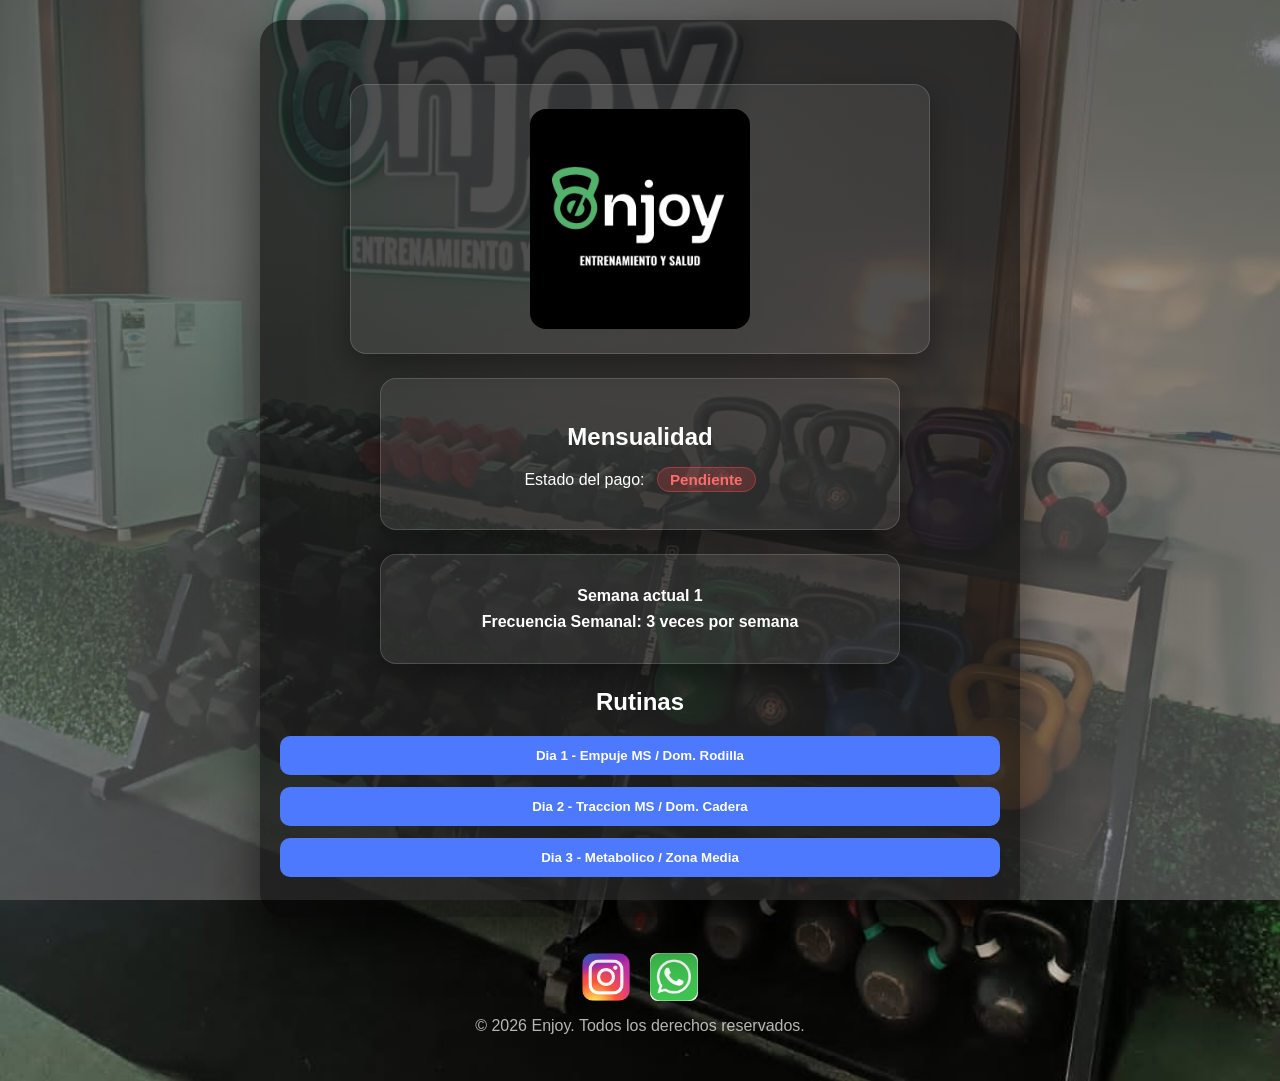
<file: paginas/Inicio.html>
<!DOCTYPE html>
<html lang="es">
<head>
    <meta charset="UTF-8">
    <meta name="viewport" content="width=device-width, initial-scale=1.0">
    <title>Enjoy - Inicio</title>
    <!-- Estilo principal de la página: fondo negro, formulario centrado y texto claro -->
    <link rel="stylesheet" href="../css/style.css">
</head>
<body>
    <main>
        <div class="inicio">
            <img class="logo" src="../img/enjoylogo2.jpeg" alt="Gimnasio Enjoy">
        </div>

        <div class="pagos"> 
            <h2> Mensualidad </h2>
            <p> Estado del pago: <span>Pendiente</span> </p>
        </div>

        <div class="semana">
            <p>Semana actual 1</p>
            <p>Frecuencia Semanal: 3 veces por semana</p>
        </div>

        <div class="rutinatexto">
            <h2>Rutinas</h2>
        </div>

        <div class="rutinas"> 
            <div class="rutina-col">
            <button class="rutina-btn">
                Dia 1 - Empuje MS / Dom. Rodilla
            </button>

            <button class="rutina-btn">
                Dia 2 - Traccion MS / Dom. Cadera
            </button>

            <button class="rutina-btn">
                Dia 3 - Metabolico / Zona Media
            </button>
            
            </div>
        </div>
    </main>

    <footer>
        <a href="https://www.instagram.com/enjoy.patagones?igsh=bjg5dnFpcHVhYWI0" target="_blank">
        <img class="social-icon" src="../img/instagramlogo.png" alt="Instagram">
    </a>
    <a href="https://wa.me/5492920374116" target="_blank">
        <img class="social-icon" src="../img/whatsaplogo.jpg" alt="WhatsApp">
    </a>
    <p>&copy; 2026 Enjoy. Todos los derechos reservados.</p>
    </footer>
</body>
</html>
</file>
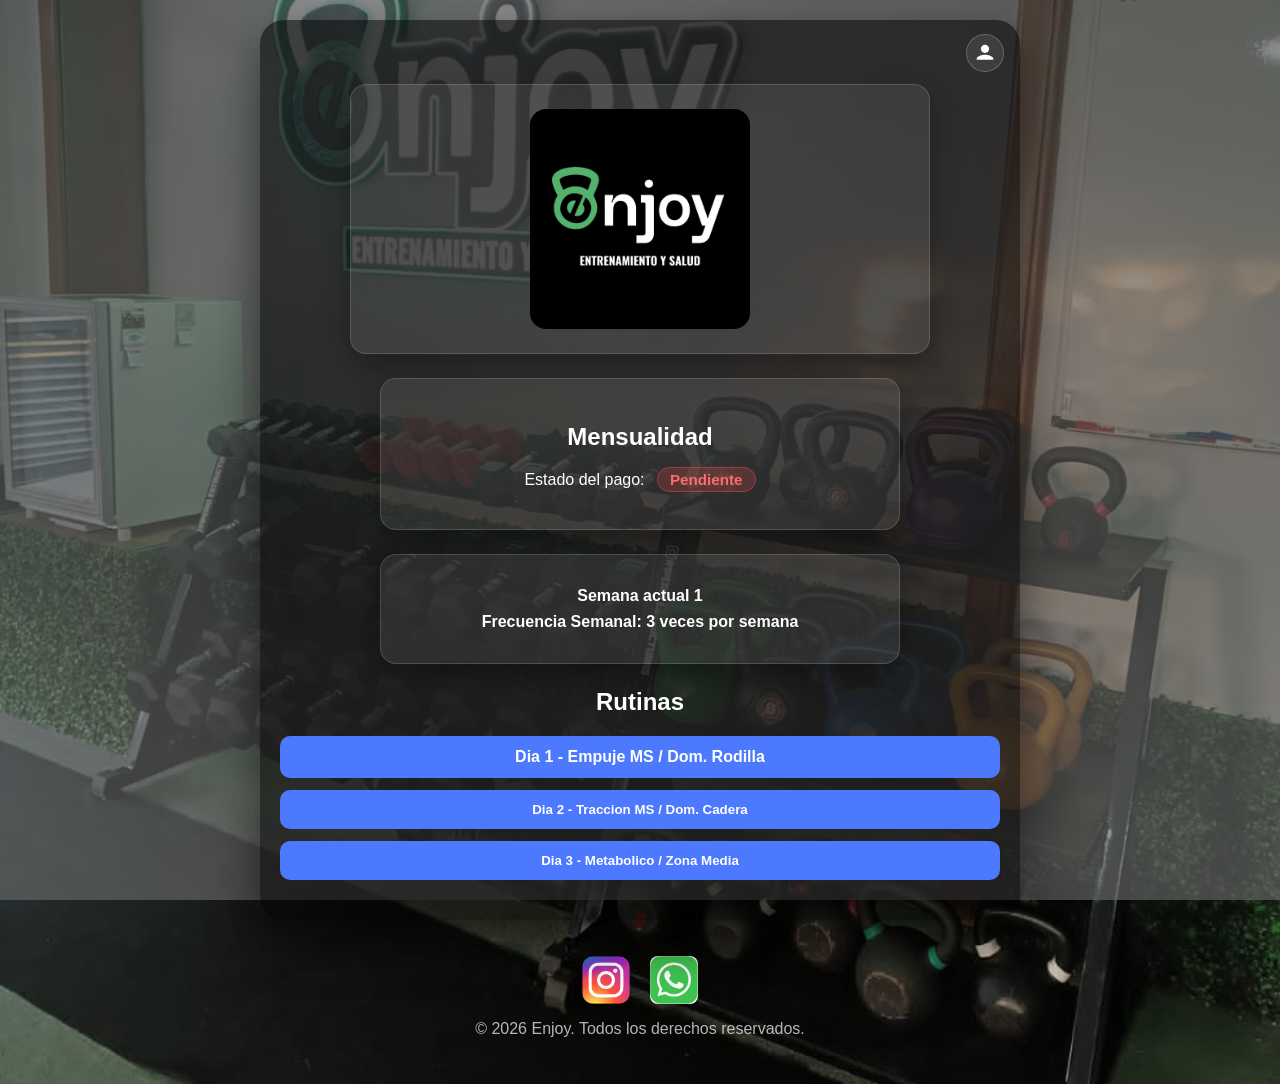
<file: paginas/inicio.html>
<!DOCTYPE html>
<html lang="es">
<head>
    <meta charset="UTF-8">
    <meta name="viewport" content="width=device-width, initial-scale=1.0">
    <title>Enjoy - Inicio</title>
    <link rel="stylesheet" href="../css/style.css">
    <script src="../js/app.js" defer></script>
</head>
<body>
    <main>
        <!-- ===== PERFIL ===== -->
        <div class="profile-widget">
            <button class="profile-btn" id="profileBtn" aria-label="Ver perfil" aria-expanded="false">
                <svg width="20" height="20" viewBox="0 0 24 24" fill="currentColor" aria-hidden="true">
                    <path d="M12 12c2.76 0 5-2.24 5-5s-2.24-5-5-5-5 2.24-5 5 2.24 5 5 5zm0 2c-3.33 0-10 1.67-10 5v1h20v-1c0-3.33-6.67-5-10-5z"/>
                </svg>
            </button>
            <div class="profile-dropdown" id="profileDropdown" role="menu">
                <div class="profile-dropdown-header">
                    <p class="profile-name">Pablo</p>
                    <p class="profile-email">pablo@enjoy.com</p>
                </div>
                <ul class="profile-menu">
                    <li><a href="perfilalumno.html" role="menuitem">Mi Perfil</a></li>
                    <li><a href="#" role="menuitem">Configuración</a></li>
                    <li class="divider" role="separator"></li>
                    <li class="logout"><a href="../index.html" role="menuitem">Cerrar Sesión</a></li>
                </ul>
            </div>
        </div>

        <div class="inicio">
            <img class="logo" src="../img/enjoylogo2.jpeg" alt="Gimnasio Enjoy">
        </div>

        <div class="pagos"> 
            <h2> Mensualidad </h2>
            <p> Estado del pago: <span>Pendiente</span> </p>
        </div>

        <div class="semana">
            <p>Semana actual 1</p>
            <p>Frecuencia Semanal: 3 veces por semana</p>
        </div>

        <h2>Rutinas</h2>

        <div class="rutinas"> 
            <div class="rutina-col">
            <a href="rutina.html" class="rutina-btn">
                Dia 1 - Empuje MS / Dom. Rodilla
            </a>

            <button class="rutina-btn">
                Dia 2 - Traccion MS / Dom. Cadera
            </button>

            <button class="rutina-btn">
                Dia 3 - Metabolico / Zona Media
            </button>
            
            </div>
        </div>
    </main>

    <footer>
        <a href="https://www.instagram.com/enjoy.patagones?igsh=bjg5dnFpcHVhYWI0" target="_blank">
        <img class="social-icon" src="../img/instagramlogo.png" alt="Instagram">
    </a>
    <a href="https://wa.me/5492920374116" target="_blank">
        <img class="social-icon" src="../img/whatsaplogo.jpg" alt="WhatsApp">
    </a>
    <p>&copy; 2026 Enjoy. Todos los derechos reservados.</p>
    </footer>
</body>
</html>
</file>
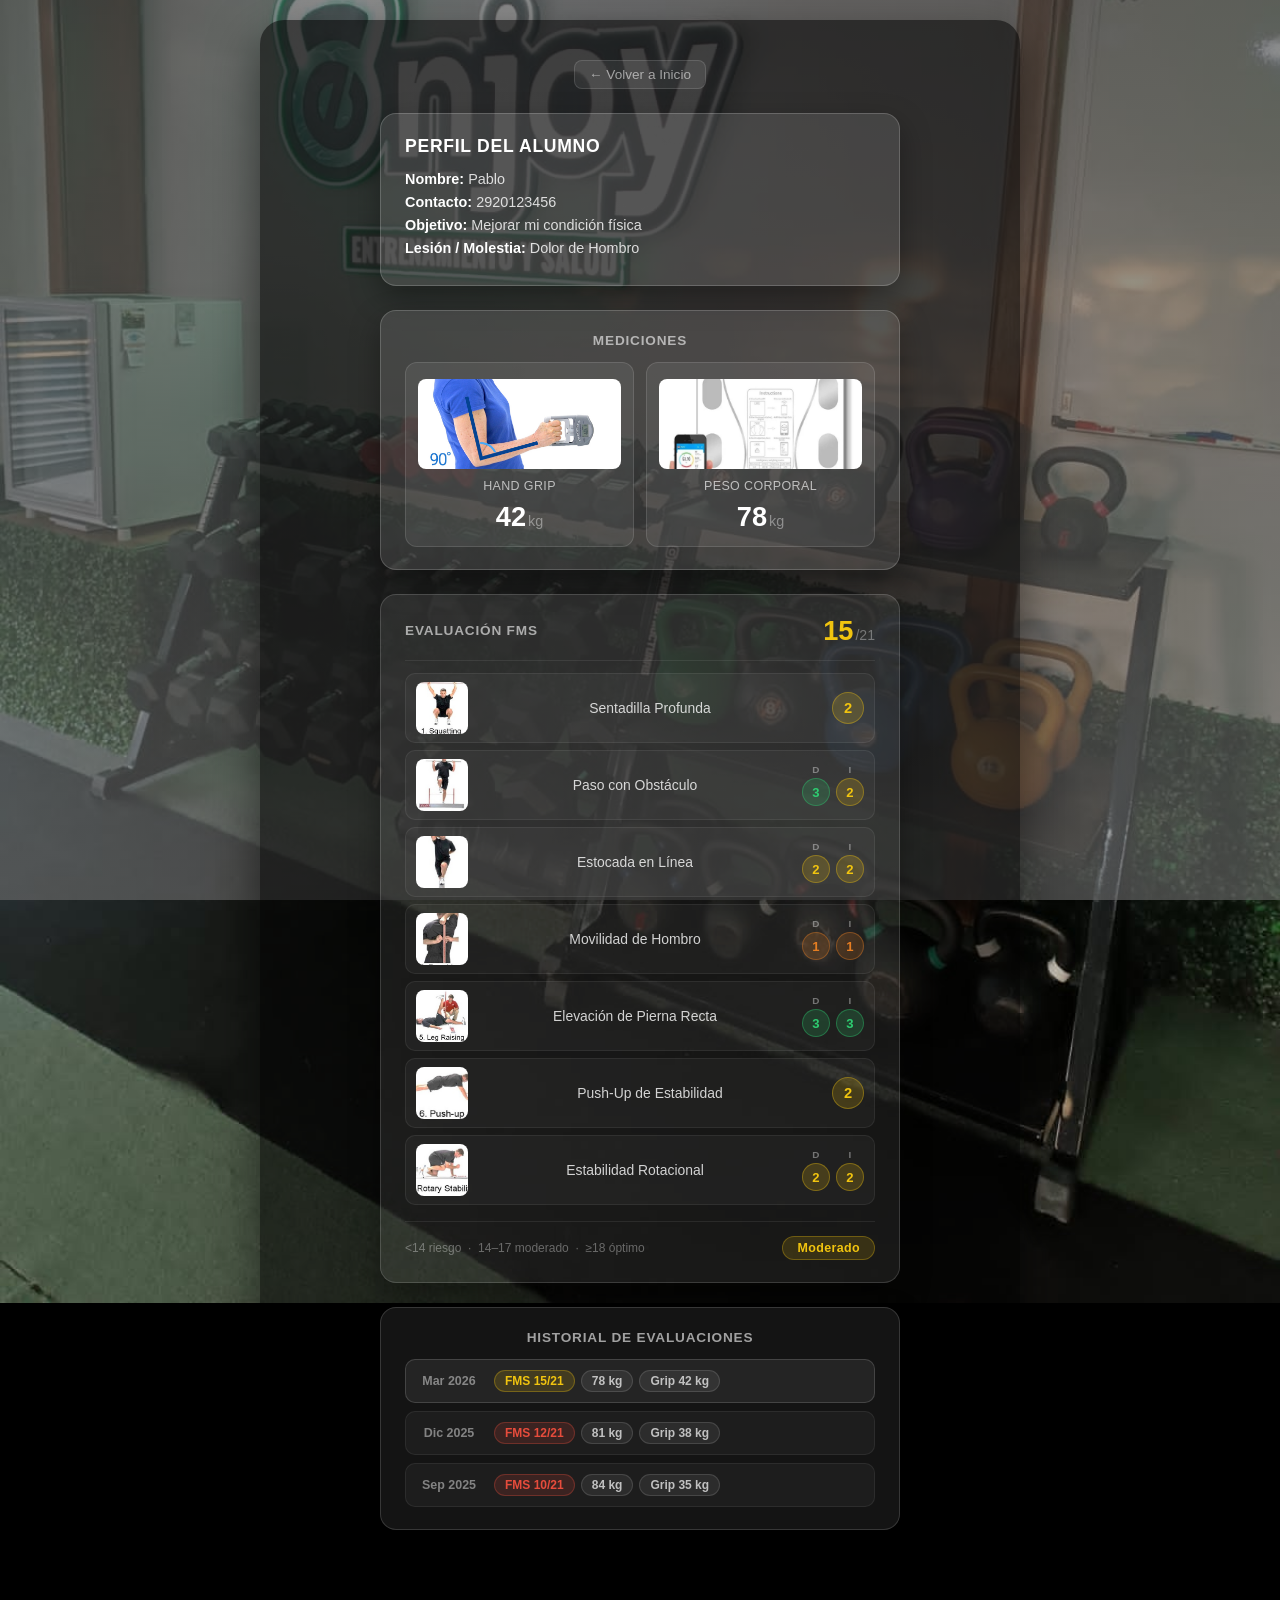
<file: paginas/perfilalumno.html>
<!DOCTYPE html>
<html lang="es">
<head>
    <meta charset="UTF-8">
    <meta name="viewport" content="width=device-width, initial-scale=1.0">
    <title>Perfil del Alumno</title>
    <link rel="stylesheet" href="../css/style.css">
    <link rel="stylesheet" href="../css/perfilalumno.css">
</head>
<body>
    <main>

        <a class="back-link" href="inicio.html">&#8592; Volver a Inicio</a>
        
        <div class="datopersonal">
            <h1>Perfil del Alumno</h1>
            <p><strong>Nombre:</strong> Pablo</p>
            <p><strong>Contacto:</strong> 2920123456</p>
            <p><strong>Objetivo:</strong> Mejorar mi condición física</p>
            <p><strong>Lesión / Molestia:</strong> Dolor de Hombro</p>
        </div>

        <div class="mediciones-section">
            <h2 class="mediciones-title">Mediciones</h2>
            <div class="mediciones-grid">
                <div class="medicion-item">
                    <img src="../img/handgrip.jpg" alt="Hand Grip" class="medicion-img">
                    <span class="medicion-label">Hand Grip</span>
                    <span class="medicion-value">42<span class="medicion-unit">kg</span></span>
                </div>
                <div class="medicion-item">
                    <img src="../img/balanza.jpg" alt="Peso Corporal" class="medicion-img">
                    <span class="medicion-label">Peso Corporal</span>
                    <span class="medicion-value">78<span class="medicion-unit">kg</span></span>
                </div>
            </div>
        </div>

        <div class="fms-section">
            <div class="fms-header">
                <h2>Evaluación FMS</h2>
                <div class="fms-total">
                    <span class="fms-total-score">15</span>
                    <span class="fms-total-max">/21</span>
                </div>
            </div>

            <div class="fms-divider"></div>

            <div class="fms-list">
                <div class="fms-item">
                    <img src="../img/squatting.jpg" alt="Sentadilla Profunda" class="fms-img">
                    <span class="fms-name">Sentadilla Profunda</span>
                    <span class="fms-score score-2">2</span>
                </div>
                <div class="fms-item">
                    <img src="../img/stepping.jpg" alt="Paso con Obstáculo" class="fms-img">
                    <span class="fms-name">Paso con Obstáculo</span>
                    <div class="fms-score-pair">
                        <div class="fms-side">
                            <span class="fms-side-label">D</span>
                            <span class="fms-score score-3">3</span>
                        </div>
                        <div class="fms-side">
                            <span class="fms-side-label">I</span>
                            <span class="fms-score score-2">2</span>
                        </div>
                    </div>
                </div>
                <div class="fms-item">
                    <img src="../img/lunging.jpg" alt="Estocada en Línea" class="fms-img">
                    <span class="fms-name">Estocada en Línea</span>
                    <div class="fms-score-pair">
                        <div class="fms-side">
                            <span class="fms-side-label">D</span>
                            <span class="fms-score score-2">2</span>
                        </div>
                        <div class="fms-side">
                            <span class="fms-side-label">I</span>
                            <span class="fms-score score-2">2</span>
                        </div>
                    </div>
                </div>
                <div class="fms-item">
                    <img src="../img/reaching.jpg" alt="Movilidad de Hombro" class="fms-img">
                    <span class="fms-name">Movilidad de Hombro</span>
                    <div class="fms-score-pair">
                        <div class="fms-side">
                            <span class="fms-side-label">D</span>
                            <span class="fms-score score-1">1</span>
                        </div>
                        <div class="fms-side">
                            <span class="fms-side-label">I</span>
                            <span class="fms-score score-1">1</span>
                        </div>
                    </div>
                </div>
                <div class="fms-item">
                    <img src="../img/legraising.jpg" alt="Elevación de Pierna Recta" class="fms-img">
                    <span class="fms-name">Elevación de Pierna Recta</span>
                    <div class="fms-score-pair">
                        <div class="fms-side">
                            <span class="fms-side-label">D</span>
                            <span class="fms-score score-3">3</span>
                        </div>
                        <div class="fms-side">
                            <span class="fms-side-label">I</span>
                            <span class="fms-score score-3">3</span>
                        </div>
                    </div>
                </div>
                <div class="fms-item">
                    <img src="../img/pushup.jpg" alt="Push-Up de Estabilidad" class="fms-img">
                    <span class="fms-name">Push-Up de Estabilidad</span>
                    <span class="fms-score score-2">2</span>
                </div>
                <div class="fms-item">
                    <img src="../img/rstability.jpg" alt="Estabilidad Rotacional" class="fms-img">
                    <span class="fms-name">Estabilidad Rotacional</span>
                    <div class="fms-score-pair">
                        <div class="fms-side">
                            <span class="fms-side-label">D</span>
                            <span class="fms-score score-2">2</span>
                        </div>
                        <div class="fms-side">
                            <span class="fms-side-label">I</span>
                            <span class="fms-score score-2">2</span>
                        </div>
                    </div>
                </div>
            </div>

            <div class="fms-interpretation">
                <span class="fms-interp-ref">
                    &lt;14 riesgo &nbsp;·&nbsp; 14–17 moderado &nbsp;·&nbsp; ≥18 óptimo
                </span>
                <span class="fms-interp-badge interp-moderado">Moderado</span>
            </div>
        </div>

        <div class="historial-section">
            <h2 class="historial-title">Historial de Evaluaciones</h2>
            <div class="historial-list">

                <div class="historial-entry">
                    <span class="historial-fecha">Mar 2026</span>
                    <div class="historial-chips">
                        <span class="historial-chip chip-fms-moderado">FMS 15/21</span>
                        <span class="historial-chip chip-neutro">78 kg</span>
                        <span class="historial-chip chip-neutro">Grip 42 kg</span>
                    </div>
                </div>

                <div class="historial-entry">
                    <span class="historial-fecha">Dic 2025</span>
                    <div class="historial-chips">
                        <span class="historial-chip chip-fms-riesgo">FMS 12/21</span>
                        <span class="historial-chip chip-neutro">81 kg</span>
                        <span class="historial-chip chip-neutro">Grip 38 kg</span>
                    </div>
                </div>

                <div class="historial-entry">
                    <span class="historial-fecha">Sep 2025</span>
                    <div class="historial-chips">
                        <span class="historial-chip chip-fms-riesgo">FMS 10/21</span>
                        <span class="historial-chip chip-neutro">84 kg</span>
                        <span class="historial-chip chip-neutro">Grip 35 kg</span>
                    </div>
                </div>

            </div>
        </div>

    </main>
</body>
</html>
</file>
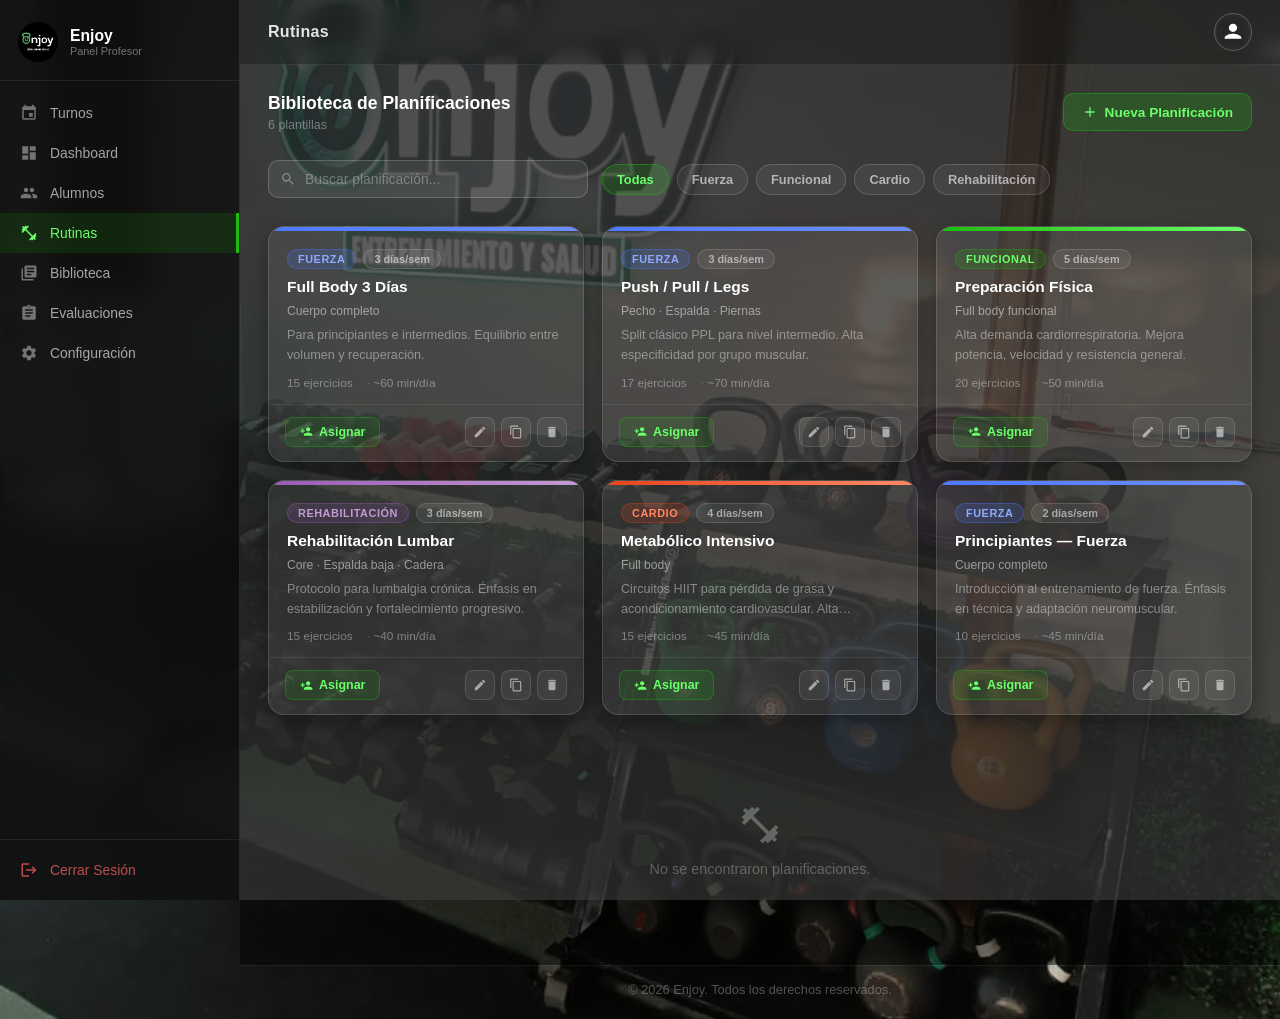
<file: paginas/planificacion.html>
<!DOCTYPE html>
<html lang="es">
<head>
    <meta charset="UTF-8">
    <meta name="viewport" content="width=device-width, initial-scale=1.0">
    <title>Enjoy — Planificación</title>
    <link rel="stylesheet" href="../css/style.css">
    <link rel="stylesheet" href="../css/profesor.css">
    <link rel="stylesheet" href="../css/planificacion.css">
    <script src="../js/app.js" defer></script>
</head>
<body>

<div class="sidebar-overlay" id="sidebarOverlay"></div>
<div class="dashboard-layout">

    <!-- ===== SIDEBAR ===== -->
    <aside class="sidebar" id="sidebar" aria-label="Navegación principal">
        <div class="sidebar-logo">
            <img src="../img/enjoylogo2.jpeg" alt="Enjoy">
            <div>
                <div class="sidebar-logo-text">Enjoy</div>
                <div class="sidebar-logo-sub">Panel Profesor</div>
            </div>
        </div>

        <nav class="sidebar-nav">
            <ul>
                <li>
                    <a href="turno.html">
                        <svg viewBox="0 0 24 24" fill="currentColor" aria-hidden="true"><path d="M17 12h-5v5h5v-5zM16 1v2H8V1H6v2H5c-1.11 0-1.99.9-1.99 2L3 19c0 1.1.89 2 2 2h14c1.1 0 2-.9 2-2V5c0-1.1-.9-2-2-2h-1V1h-2zm3 18H5V8h14v11z"/></svg>
                        Turnos
                    </a>
                </li>
                <li>
                    <a href="profesor.html">
                        <svg viewBox="0 0 24 24" fill="currentColor" aria-hidden="true"><path d="M3 13h8V3H3v10zm0 8h8v-6H3v6zm10 0h8V11h-8v10zm0-18v6h8V3h-8z"/></svg>
                        Dashboard
                    </a>
                </li>
                <li>
                    <a href="alumnos.html">
                        <svg viewBox="0 0 24 24" fill="currentColor" aria-hidden="true"><path d="M16 11c1.66 0 2.99-1.34 2.99-3S17.66 5 16 5c-1.66 0-3 1.34-3 3s1.34 3 3 3zm-8 0c1.66 0 2.99-1.34 2.99-3S9.66 5 8 5C6.34 5 5 6.34 5 8s1.34 3 3 3zm0 2c-2.33 0-7 1.17-7 3.5V19h14v-2.5c0-2.33-4.67-3.5-7-3.5zm8 0c-.29 0-.62.02-.97.05 1.16.84 1.97 1.97 1.97 3.45V19h6v-2.5c0-2.33-4.67-3.5-7-3.5z"/></svg>
                        Alumnos
                    </a>
                </li>
                <li class="active">
                    <a href="#" aria-current="page">
                        <svg viewBox="0 0 24 24" fill="currentColor" aria-hidden="true"><path d="M20.57 14.86L22 13.43 20.57 12 17 15.57 8.43 7 12 3.43 10.57 2 9.14 3.43 7.71 2 5.57 4.14 4.14 2.71 2.71 4.14l1.43 1.43L2 7.71l1.43 1.43L2 10.57 3.43 12 7 8.43 15.57 17 12 20.57 13.43 22l1.43-1.43L16.29 22l2.14-2.14 1.43 1.43 1.43-1.43-1.43-1.43L22 16.29z"/></svg>
                        Rutinas
                    </a>
                </li>
                <li>
                    <a href="biblioteca.html">
                        <svg viewBox="0 0 24 24" fill="currentColor" aria-hidden="true"><path d="M4 6H2v14c0 1.1.9 2 2 2h14v-2H4V6zm16-4H8c-1.1 0-2 .9-2 2v12c0 1.1.9 2 2 2h12c1.1 0 2-.9 2-2V4c0-1.1-.9-2-2-2zm-1 9H9V9h10v2zm-4 4H9v-2h6v2zm4-8H9V5h10v2z"/></svg>
                        Biblioteca
                    </a>
                </li>
                <li>
                    <a href="evaluacion.html">
                        <svg viewBox="0 0 24 24" fill="currentColor" aria-hidden="true"><path d="M19 3h-4.18C14.4 1.84 13.3 1 12 1c-1.3 0-2.4.84-2.82 2H5c-1.1 0-2 .9-2 2v14c0 1.1.9 2 2 2h14c1.1 0 2-.9 2-2V5c0-1.1-.9-2-2-2zm-7 0c.55 0 1 .45 1 1s-.45 1-1 1-1-.45-1-1 .45-1 1-1zm2 14H7v-2h7v2zm3-4H7v-2h10v2zm0-4H7V7h10v2z"/></svg>
                        Evaluaciones
                    </a>
                </li>
                <li>
                    <a href="#">
                        <svg viewBox="0 0 24 24" fill="currentColor" aria-hidden="true"><path d="M19.14 12.94c.04-.3.06-.61.06-.94 0-.32-.02-.64-.07-.94l2.03-1.58c.18-.14.23-.41.12-.61l-1.92-3.32c-.12-.22-.37-.29-.59-.22l-2.39.96c-.5-.38-1.03-.7-1.62-.94l-.36-2.54c-.04-.24-.24-.41-.48-.41h-3.84c-.24 0-.43.17-.47.41l-.36 2.54c-.59.24-1.13.57-1.62.94l-2.39-.96c-.22-.08-.47 0-.59.22L2.74 8.87c-.12.21-.08.47.12.61l2.03 1.58c-.05.3-.09.63-.09.94s.02.64.07.94l-2.03 1.58c-.18.14-.23.41-.12.61l1.92 3.32c.12.22.37.29.59.22l2.39-.96c.5.38 1.03.7 1.62.94l.36 2.54c.05.24.24.41.48.41h3.84c.24 0 .44-.17.47-.41l.36-2.54c.59-.24 1.13-.56 1.62-.94l2.39.96c.22.08.47 0 .59-.22l1.92-3.32c.12-.22.07-.47-.12-.61l-2.01-1.58zM12 15.6c-1.98 0-3.6-1.62-3.6-3.6s1.62-3.6 3.6-3.6 3.6 1.62 3.6 3.6-1.62 3.6-3.6 3.6z"/></svg>
                        Configuración
                    </a>
                </li>
            </ul>
        </nav>

        <div class="sidebar-footer">
            <a href="../index.html">
                <svg viewBox="0 0 24 24" fill="currentColor" aria-hidden="true"><path d="M17 7l-1.41 1.41L18.17 11H8v2h10.17l-2.58 2.58L17 17l5-5zM4 5h8V3H4c-1.1 0-2 .9-2 2v14c0 1.1.9 2 2 2h8v-2H4V5z"/></svg>
                Cerrar Sesión
            </a>
        </div>
    </aside>

    <!-- ===== ÁREA PRINCIPAL ===== -->
    <div class="main-wrapper">

        <header class="topbar">
            <button class="sidebar-toggle" id="sidebarToggle" aria-label="Abrir menú" aria-expanded="false">
                <svg width="20" height="20" viewBox="0 0 24 24" fill="currentColor" aria-hidden="true"><path d="M3 18h18v-2H3v2zm0-5h18v-2H3v2zm0-7v2h18V6H3z"/></svg>
            </button>
            <h1 class="topbar-title">Rutinas</h1>
            <div class="profile-widget topbar-profile">
                <button class="profile-btn" id="profileBtn" aria-label="Ver perfil" aria-expanded="false">
                    <svg width="20" height="20" viewBox="0 0 24 24" fill="currentColor" aria-hidden="true">
                        <path d="M12 12c2.76 0 5-2.24 5-5s-2.24-5-5-5-5 2.24-5 5 2.24 5 5 5zm0 2c-3.33 0-10 1.67-10 5v1h20v-1c0-3.33-6.67-5-10-5z"/>
                    </svg>
                </button>
                <div class="profile-dropdown" id="profileDropdown" role="menu">
                    <div class="profile-dropdown-header">
                        <p class="profile-name">Profesor</p>
                        <p class="profile-email">profe@enjoy.com</p>
                    </div>
                    <ul class="profile-menu">
                        <li><a href="#" role="menuitem">Mi Perfil</a></li>
                        <li class="divider" role="separator"></li>
                        <li class="logout"><a href="../index.html" role="menuitem">Cerrar Sesión</a></li>
                    </ul>
                </div>
            </div>
        </header>

        <main class="dashboard-content">

            <!-- ── Cabecera de biblioteca ── -->
            <section class="lib-header">
                <div class="lib-header-info">
                    <h2 class="lib-title">Biblioteca de Planificaciones</h2>
                    <p class="lib-sub" id="libSub">6 planificaciones</p>
                </div>
                <button class="pl-btn pl-btn-primary" id="btnNuevaPlanificacion">
                    <svg width="16" height="16" viewBox="0 0 24 24" fill="currentColor" aria-hidden="true"><path d="M19 13h-6v6h-2v-6H5v-2h6V5h2v6h6v2z"/></svg>
                    Nueva Planificación
                </button>
            </section>

            <!-- ── Filtros ── -->
            <section class="lib-filters">
                <div class="search-input-wrap lib-search">
                    <svg viewBox="0 0 24 24" fill="currentColor" aria-hidden="true">
                        <path d="M15.5 14h-.79l-.28-.27A6.471 6.471 0 0 0 16 9.5 6.5 6.5 0 1 0 9.5 16c1.61 0 3.09-.59 4.23-1.57l.27.28v.79l5 4.99L20.49 19l-4.99-5zm-6 0C7.01 14 5 11.99 5 9.5S7.01 5 9.5 5 14 7.01 14 9.5 11.99 14 9.5 14z"/>
                    </svg>
                    <input type="search" class="search-input" id="libSearch" placeholder="Buscar planificación..." aria-label="Buscar planificación por nombre, músculo o categoría">
                </div>
                <div class="cat-pills" role="group" aria-label="Filtrar por categoría">
                    <button class="cat-pill cat-pill--active" data-cat="">Todas</button>
                    <button class="cat-pill" data-cat="fuerza">Fuerza</button>
                    <button class="cat-pill" data-cat="funcional">Funcional</button>
                    <button class="cat-pill" data-cat="cardio">Cardio</button>
                    <button class="cat-pill" data-cat="rehabilitacion">Rehabilitación</button>
                </div>
            </section>

            <!-- ── Grid de plantillas ── -->
            <div class="plantillas-grid" id="plantillasGrid" role="list"></div>

            <div class="lib-empty" id="libEmpty" hidden>
                <svg width="44" height="44" viewBox="0 0 24 24" fill="currentColor" aria-hidden="true"><path d="M20.57 14.86L22 13.43 20.57 12 17 15.57 8.43 7 12 3.43 10.57 2 9.14 3.43 7.71 2 5.57 4.14 4.14 2.71 2.71 4.14l1.43 1.43L2 7.71l1.43 1.43L2 10.57 3.43 12 7 8.43 15.57 17 12 20.57 13.43 22l1.43-1.43L16.29 22l2.14-2.14 1.43 1.43 1.43-1.43-1.43-1.43L22 16.29z"/></svg>
                <p>No se encontraron planificaciones.</p>
            </div>

        </main>

        <footer class="dashboard-footer">
            <p>&copy; 2026 Enjoy. Todos los derechos reservados.</p>
        </footer>

    </div>
</div>

<!-- ===== MODAL VISTA PREVIA ===== -->
<div class="pl-overlay" id="previewOverlay" aria-hidden="true">
    <div class="pl-panel pl-panel--wide" id="previewPanel" role="dialog" aria-modal="true" aria-labelledby="previewNombre">
        <button class="pl-close" id="previewClose" aria-label="Cerrar">
            <svg width="16" height="16" viewBox="0 0 24 24" fill="currentColor"><path d="M19 6.41L17.59 5 12 10.59 6.41 5 5 6.41 10.59 12 5 17.59 6.41 19 12 13.41 17.59 19 19 17.59 13.41 12z"/></svg>
        </button>
        <div class="pl-panel-header">
            <div class="pl-preview-badges">
                <span class="pcat-badge" id="previewCatBadge"></span>
                <span class="pdias-badge" id="previewDiasBadge"></span>
                <span class="pduracion-badge" id="previewDuracion"></span>
            </div>
            <h3 class="pl-panel-nombre" id="previewNombre"></h3>
            <p class="pl-panel-musculos" id="previewMusculos"></p>
            <p class="pl-panel-desc" id="previewDesc"></p>
        </div>
        <div class="pl-day-tabs" id="previewTabs" role="tablist"></div>
        <div class="pl-day-body" id="previewBody" role="tabpanel"></div>
        <div class="pl-panel-footer">
            <button class="pl-btn pl-btn-primary" id="previewBtnAsignar">
                <svg width="15" height="15" viewBox="0 0 24 24" fill="currentColor"><path d="M15 12c2.21 0 4-1.79 4-4s-1.79-4-4-4-4 1.79-4 4 1.79 4 4 4zm-9-2V7H4v3H1v2h3v3h2v-3h3v-2H6zm9 4c-2.67 0-8 1.34-8 4v2h16v-2c0-2.66-5.33-4-8-4z"/></svg>
                Asignar plantilla
            </button>
            <button class="pl-btn pl-btn-secondary" id="previewBtnEditar">
                <svg width="15" height="15" viewBox="0 0 24 24" fill="currentColor"><path d="M3 17.25V21h3.75L17.81 9.94l-3.75-3.75L3 17.25zM20.71 7.04c.39-.39.39-1.02 0-1.41l-2.34-2.34c-.39-.39-1.02-.39-1.41 0l-1.83 1.83 3.75 3.75 1.83-1.83z"/></svg>
                Editar
            </button>
        </div>
    </div>
</div>

<!-- ===== MODAL CREAR / EDITAR ===== -->
<div class="pl-overlay" id="editOverlay" aria-hidden="true">
    <div class="pl-panel" id="editPanel" role="dialog" aria-modal="true" aria-labelledby="editTitle">
        <button class="pl-close" id="editClose" aria-label="Cerrar">
            <svg width="16" height="16" viewBox="0 0 24 24" fill="currentColor"><path d="M19 6.41L17.59 5 12 10.59 6.41 5 5 6.41 10.59 12 5 17.59 6.41 19 12 13.41 17.59 19 19 17.59 13.41 12z"/></svg>
        </button>
        <h3 class="pl-panel-title" id="editTitle">Nueva Plantilla</h3>

        <form class="pl-form" id="editForm" novalidate>
            <div class="pl-form-group">
                <label for="fNombre">Nombre *</label>
                <input type="text" id="fNombre" placeholder="Ej: Full Body 3 Días" required>
                <span class="pl-field-error" id="fNombreError">El nombre es obligatorio.</span>
            </div>
            <div class="pl-form-row">
                <div class="pl-form-group">
                    <label for="fCategoria">Categoría *</label>
                    <select id="fCategoria">
                        <option value="fuerza">Fuerza</option>
                        <option value="funcional">Funcional</option>
                        <option value="cardio">Cardio</option>
                        <option value="rehabilitacion">Rehabilitación</option>
                    </select>
                </div>
                <div class="pl-form-group">
                    <label>Días / semana *</label>
                    <div class="dias-control">
                        <button type="button" class="dias-btn" id="fDiasMinus" aria-label="Reducir días">−</button>
                        <span class="dias-val" id="fDiasVal" aria-live="polite">3</span>
                        <button type="button" class="dias-btn" id="fDiasPlus" aria-label="Aumentar días">+</button>
                    </div>
                </div>
            </div>
            <div class="pl-form-row">
                <div class="pl-form-group">
                    <label for="fMusculos">Grupos musculares</label>
                    <input type="text" id="fMusculos" placeholder="Ej: Cuerpo completo">
                </div>
                <div class="pl-form-group">
                    <label for="fDuracion">Duración (min/día)</label>
                    <input type="number" id="fDuracion" min="15" max="180" step="5" value="60">
                </div>
            </div>
            <div class="pl-form-group">
                <label for="fDesc">Descripción</label>
                <textarea id="fDesc" rows="3" placeholder="Describe el objetivo y características del programa..."></textarea>
            </div>
            <div class="pl-form-actions">
                <button type="button" class="pl-btn pl-btn-secondary" id="editCancel">Cancelar</button>
                <button type="submit" class="pl-btn pl-btn-primary">Guardar plantilla</button>
            </div>
        </form>
    </div>
</div>

<!-- ===== MODAL ASIGNAR ===== -->
<div class="pl-overlay" id="asignarOverlay" aria-hidden="true">
    <div class="pl-panel" id="asignarPanel" role="dialog" aria-modal="true" aria-labelledby="asignarTitle">
        <button class="pl-close" id="asignarClose" aria-label="Cerrar">
            <svg width="16" height="16" viewBox="0 0 24 24" fill="currentColor"><path d="M19 6.41L17.59 5 12 10.59 6.41 5 5 6.41 10.59 12 5 17.59 6.41 19 12 13.41 17.59 19 19 17.59 13.41 12z"/></svg>
        </button>
        <h3 class="pl-panel-title" id="asignarTitle">Asignar Plantilla</h3>
        <p class="pl-panel-subtitle" id="asignarSubtitle"></p>
        <div class="asignar-search-wrap">
            <svg viewBox="0 0 24 24" fill="currentColor" aria-hidden="true">
                <path d="M15.5 14h-.79l-.28-.27A6.471 6.471 0 0 0 16 9.5 6.5 6.5 0 1 0 9.5 16c1.61 0 3.09-.59 4.23-1.57l.27.28v.79l5 4.99L20.49 19l-4.99-5zm-6 0C7.01 14 5 11.99 5 9.5S7.01 5 9.5 5 14 7.01 14 9.5 11.99 14 9.5 14z"/>
            </svg>
            <input type="search" class="asignar-search-input" id="asignarSearch" placeholder="Buscar alumno…" aria-label="Buscar alumno">
        </div>
        <div class="asignar-list" id="asignarList" role="list"></div>
        <p class="asignar-count" id="asignarCount" aria-live="polite">0 alumnos seleccionados</p>
        <div class="pl-form-actions">
            <button class="pl-btn pl-btn-secondary" id="asignarCancel">Cancelar</button>
            <button class="pl-btn pl-btn-primary" id="asignarConfirm">Confirmar asignación</button>
        </div>
    </div>
</div>

<!-- ===== MODAL ELIMINAR ===== -->
<div class="pl-overlay" id="deleteOverlay" aria-hidden="true">
    <div class="pl-panel pl-panel--narrow" id="deletePanel" role="dialog" aria-modal="true" aria-labelledby="deleteTitle">
        <div class="pl-delete-icon">
            <svg width="26" height="26" viewBox="0 0 24 24" fill="currentColor"><path d="M6 19c0 1.1.9 2 2 2h8c1.1 0 2-.9 2-2V7H6v12zM19 4h-3.5l-1-1h-5l-1 1H5v2h14V4z"/></svg>
        </div>
        <h3 class="pl-panel-title" id="deleteTitle">Eliminar plantilla</h3>
        <p class="pl-panel-subtitle" id="deleteSubtitle">Esta acción no se puede deshacer.</p>
        <div class="pl-form-actions">
            <button class="pl-btn pl-btn-secondary" id="deleteCancel">Cancelar</button>
            <button class="pl-btn pl-btn-danger" id="deleteConfirm">Eliminar</button>
        </div>
    </div>
</div>

<!-- ===== TOAST ===== -->
<div class="pl-toast" id="plToast" role="status" aria-live="polite" hidden></div>

</body>
</html>
</file>
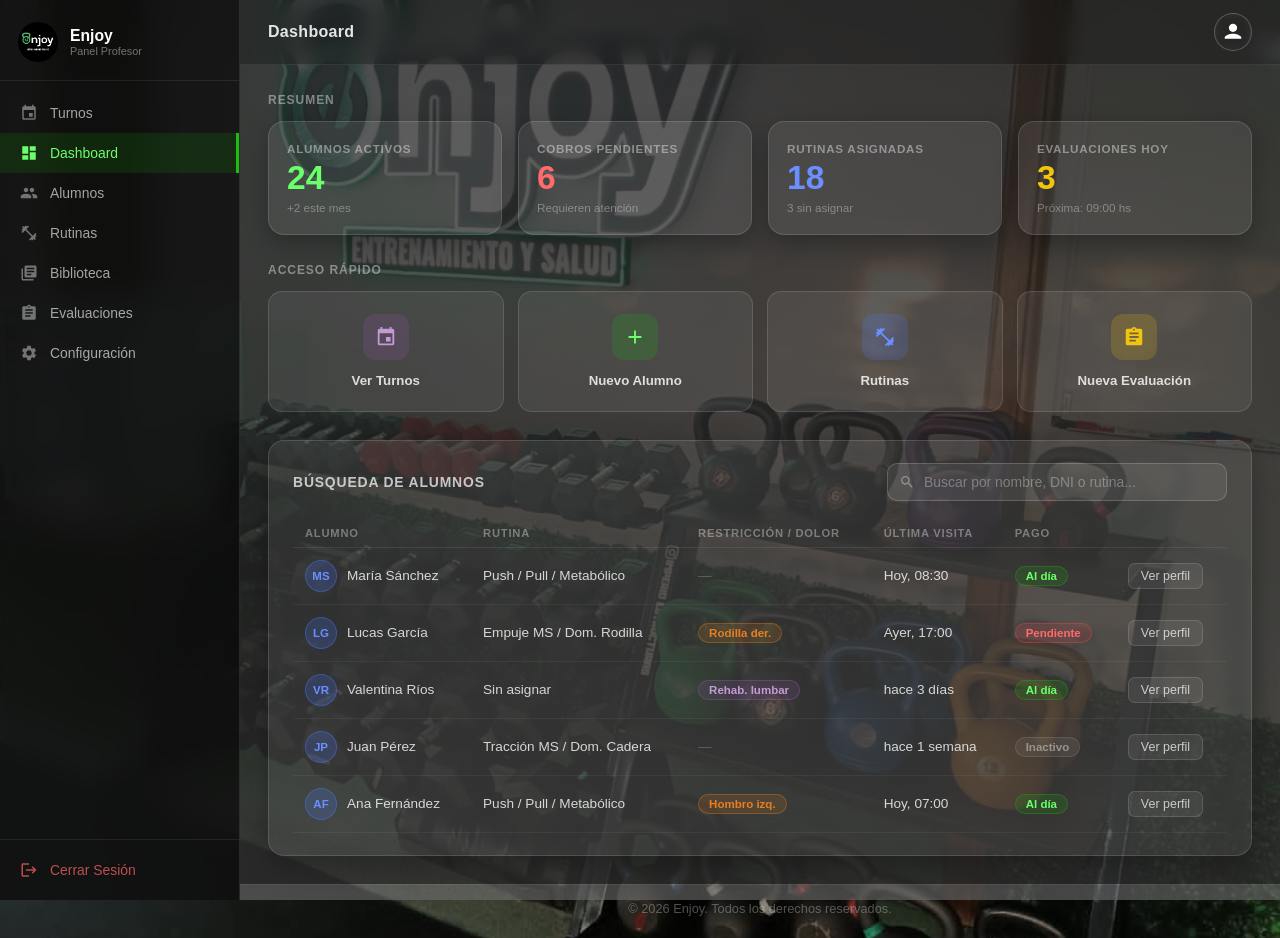
<file: paginas/profesor.html>
<!DOCTYPE html>
<html lang="es">
<head>
    <meta charset="UTF-8">
    <meta name="viewport" content="width=device-width, initial-scale=1.0">
    <title>Enjoy — Panel Profesor</title>
    <link rel="stylesheet" href="../css/style.css">
    <link rel="stylesheet" href="../css/profesor.css">
    <script src="../js/app.js" defer></script>
</head>
<body>

<div class="sidebar-overlay" id="sidebarOverlay"></div>

<div class="dashboard-layout">

    <!-- ===== SIDEBAR ===== -->
    <aside class="sidebar" id="sidebar" aria-label="Navegación principal">
        <div class="sidebar-logo">
            <img src="../img/enjoylogo2.jpeg" alt="Enjoy">
            <div>
                <div class="sidebar-logo-text">Enjoy</div>
                <div class="sidebar-logo-sub">Panel Profesor</div>
            </div>
        </div>

        <nav class="sidebar-nav">
            <ul>
                <li>
                    <a href="turno.html">
                        <svg viewBox="0 0 24 24" fill="currentColor" aria-hidden="true"><path d="M17 12h-5v5h5v-5zM16 1v2H8V1H6v2H5c-1.11 0-1.99.9-1.99 2L3 19c0 1.1.89 2 2 2h14c1.1 0 2-.9 2-2V5c0-1.1-.9-2-2-2h-1V1h-2zm3 18H5V8h14v11z"/></svg>
                        Turnos
                    </a>
                </li>
                <li class="active">
                    <a href="#" aria-current="page">
                        <svg viewBox="0 0 24 24" fill="currentColor" aria-hidden="true"><path d="M3 13h8V3H3v10zm0 8h8v-6H3v6zm10 0h8V11h-8v10zm0-18v6h8V3h-8z"/></svg>
                        Dashboard
                    </a>
                </li>
                <li>
                    <a href="alumnos.html">
                        <svg viewBox="0 0 24 24" fill="currentColor" aria-hidden="true"><path d="M16 11c1.66 0 2.99-1.34 2.99-3S17.66 5 16 5c-1.66 0-3 1.34-3 3s1.34 3 3 3zm-8 0c1.66 0 2.99-1.34 2.99-3S9.66 5 8 5C6.34 5 5 6.34 5 8s1.34 3 3 3zm0 2c-2.33 0-7 1.17-7 3.5V19h14v-2.5c0-2.33-4.67-3.5-7-3.5zm8 0c-.29 0-.62.02-.97.05 1.16.84 1.97 1.97 1.97 3.45V19h6v-2.5c0-2.33-4.67-3.5-7-3.5z"/></svg>
                        Alumnos
                    </a>
                </li>
                <li>
                    <a href="planificacion.html">
                        <svg viewBox="0 0 24 24" fill="currentColor" aria-hidden="true"><path d="M20.57 14.86L22 13.43 20.57 12 17 15.57 8.43 7 12 3.43 10.57 2 9.14 3.43 7.71 2 5.57 4.14 4.14 2.71 2.71 4.14l1.43 1.43L2 7.71l1.43 1.43L2 10.57 3.43 12 7 8.43 15.57 17 12 20.57 13.43 22l1.43-1.43L16.29 22l2.14-2.14 1.43 1.43 1.43-1.43-1.43-1.43L22 16.29z"/></svg>
                        Rutinas
                    </a>
                </li>
                <li>
                    <a href="biblioteca.html">
                        <svg viewBox="0 0 24 24" fill="currentColor" aria-hidden="true"><path d="M4 6H2v14c0 1.1.9 2 2 2h14v-2H4V6zm16-4H8c-1.1 0-2 .9-2 2v12c0 1.1.9 2 2 2h12c1.1 0 2-.9 2-2V4c0-1.1-.9-2-2-2zm-1 9H9V9h10v2zm-4 4H9v-2h6v2zm4-8H9V5h10v2z"/></svg>
                        Biblioteca
                    </a>
                </li>
                <li>
                    <a href="evaluacion.html">
                        <svg viewBox="0 0 24 24" fill="currentColor" aria-hidden="true"><path d="M19 3h-4.18C14.4 1.84 13.3 1 12 1c-1.3 0-2.4.84-2.82 2H5c-1.1 0-2 .9-2 2v14c0 1.1.9 2 2 2h14c1.1 0 2-.9 2-2V5c0-1.1-.9-2-2-2zm-7 0c.55 0 1 .45 1 1s-.45 1-1 1-1-.45-1-1 .45-1 1-1zm2 14H7v-2h7v2zm3-4H7v-2h10v2zm0-4H7V7h10v2z"/></svg>
                        Evaluaciones
                    </a>
                </li>
                <li>
                    <a href="#">
                        <svg viewBox="0 0 24 24" fill="currentColor" aria-hidden="true"><path d="M19.14 12.94c.04-.3.06-.61.06-.94 0-.32-.02-.64-.07-.94l2.03-1.58c.18-.14.23-.41.12-.61l-1.92-3.32c-.12-.22-.37-.29-.59-.22l-2.39.96c-.5-.38-1.03-.7-1.62-.94l-.36-2.54c-.04-.24-.24-.41-.48-.41h-3.84c-.24 0-.43.17-.47.41l-.36 2.54c-.59.24-1.13.57-1.62.94l-2.39-.96c-.22-.08-.47 0-.59.22L2.74 8.87c-.12.21-.08.47.12.61l2.03 1.58c-.05.3-.09.63-.09.94s.02.64.07.94l-2.03 1.58c-.18.14-.23.41-.12.61l1.92 3.32c.12.22.37.29.59.22l2.39-.96c.5.38 1.03.7 1.62.94l.36 2.54c.05.24.24.41.48.41h3.84c.24 0 .44-.17.47-.41l.36-2.54c.59-.24 1.13-.56 1.62-.94l2.39.96c.22.08.47 0 .59-.22l1.92-3.32c.12-.22.07-.47-.12-.61l-2.01-1.58zM12 15.6c-1.98 0-3.6-1.62-3.6-3.6s1.62-3.6 3.6-3.6 3.6 1.62 3.6 3.6-1.62 3.6-3.6 3.6z"/></svg>
                        Configuración
                    </a>
                </li>
            </ul>
        </nav>

        <div class="sidebar-footer">
            <a href="../index.html">
                <svg viewBox="0 0 24 24" fill="currentColor" aria-hidden="true"><path d="M17 7l-1.41 1.41L18.17 11H8v2h10.17l-2.58 2.58L17 17l5-5zM4 5h8V3H4c-1.1 0-2 .9-2 2v14c0 1.1.9 2 2 2h8v-2H4V5z"/></svg>
                Cerrar Sesión
            </a>
        </div>
    </aside>

    <!-- ===== ÁREA PRINCIPAL ===== -->
    <div class="main-wrapper">

        <header class="topbar">
            <button class="sidebar-toggle" id="sidebarToggle" aria-label="Abrir menú" aria-expanded="false">
                <svg width="20" height="20" viewBox="0 0 24 24" fill="currentColor" aria-hidden="true"><path d="M3 18h18v-2H3v2zm0-5h18v-2H3v2zm0-7v2h18V6H3z"/></svg>
            </button>
            <h1 class="topbar-title">Dashboard</h1>
            <div class="profile-widget topbar-profile">
                <button class="profile-btn" id="profileBtn" aria-label="Ver perfil" aria-expanded="false">
                    <svg width="20" height="20" viewBox="0 0 24 24" fill="currentColor" aria-hidden="true">
                        <path d="M12 12c2.76 0 5-2.24 5-5s-2.24-5-5-5-5 2.24-5 5 2.24 5 5 5zm0 2c-3.33 0-10 1.67-10 5v1h20v-1c0-3.33-6.67-5-10-5z"/>
                    </svg>
                </button>
                <div class="profile-dropdown" id="profileDropdown" role="menu">
                    <div class="profile-dropdown-header">
                        <p class="profile-name">Profesor</p>
                        <p class="profile-email">profe@enjoy.com</p>
                    </div>
                    <ul class="profile-menu">
                        <li><a href="#" role="menuitem">Mi Perfil</a></li>
                        <li class="divider" role="separator"></li>
                        <li class="logout"><a href="../index.html" role="menuitem">Cerrar Sesión</a></li>
                    </ul>
                </div>
            </div>
        </header>

        <main class="dashboard-content">

            <!-- Resumen stats -->
            <section aria-labelledby="stats-title">
                <h2 class="section-title" id="stats-title">Resumen</h2>
                <div class="stats-grid">
                    <div class="stat-card accent-green">
                        <span class="stat-label">Alumnos activos</span>
                        <span class="stat-value">24</span>
                        <span class="stat-sub">+2 este mes</span>
                    </div>
                    <div class="stat-card accent-red">
                        <span class="stat-label">Cobros pendientes</span>
                        <span class="stat-value">6</span>
                        <span class="stat-sub">Requieren atención</span>
                    </div>
                    <div class="stat-card accent-blue">
                        <span class="stat-label">Rutinas asignadas</span>
                        <span class="stat-value">18</span>
                        <span class="stat-sub">3 sin asignar</span>
                    </div>
                    <div class="stat-card accent-yellow">
                        <span class="stat-label">Evaluaciones hoy</span>
                        <span class="stat-value">3</span>
                        <span class="stat-sub">Próxima: 09:00 hs</span>
                    </div>
                </div>
            </section>

            <!-- Acceso rápido -->
            <section aria-labelledby="acceso-title">
                <h2 class="section-title" id="acceso-title">Acceso rápido</h2>
                <div class="quickaccess-grid">
                    <a href="turno.html" class="qa-card">
                        <div class="qa-icon purple">
                            <svg viewBox="0 0 24 24" fill="currentColor" aria-hidden="true"><path d="M17 12h-5v5h5v-5zM16 1v2H8V1H6v2H5c-1.11 0-1.99.9-1.99 2L3 19c0 1.1.89 2 2 2h14c1.1 0 2-.9 2-2V5c0-1.1-.9-2-2-2h-1V1h-2zm3 18H5V8h14v11z"/></svg>
                        </div>
                        <span class="qa-label">Ver Turnos</span>
                    </a>
                    <a href="#" class="qa-card">
                        <div class="qa-icon green">
                            <svg viewBox="0 0 24 24" fill="currentColor" aria-hidden="true"><path d="M19 13h-6v6h-2v-6H5v-2h6V5h2v6h6v2z"/></svg>
                        </div>
                        <span class="qa-label">Nuevo Alumno</span>
                    </a>
                    <a href="planificacion.html" class="qa-card">
                        <div class="qa-icon blue">
                            <svg viewBox="0 0 24 24" fill="currentColor" aria-hidden="true"><path d="M20.57 14.86L22 13.43 20.57 12 17 15.57 8.43 7 12 3.43 10.57 2 9.14 3.43 7.71 2 5.57 4.14 4.14 2.71 2.71 4.14l1.43 1.43L2 7.71l1.43 1.43L2 10.57 3.43 12 7 8.43 15.57 17 12 20.57 13.43 22l1.43-1.43L16.29 22l2.14-2.14 1.43 1.43 1.43-1.43-1.43-1.43L22 16.29z"/></svg>
                        </div>
                        <span class="qa-label">Rutinas</span>
                    </a>
                    <a href="#" class="qa-card">
                        <div class="qa-icon yellow">
                            <svg viewBox="0 0 24 24" fill="currentColor" aria-hidden="true"><path d="M19 3h-4.18C14.4 1.84 13.3 1 12 1c-1.3 0-2.4.84-2.82 2H5c-1.1 0-2 .9-2 2v14c0 1.1.9 2 2 2h14c1.1 0 2-.9 2-2V5c0-1.1-.9-2-2-2zm-7 0c.55 0 1 .45 1 1s-.45 1-1 1-1-.45-1-1 .45-1 1-1zm2 14H7v-2h7v2zm3-4H7v-2h10v2zm0-4H7V7h10v2z"/></svg>
                        </div>
                        <span class="qa-label">Nueva Evaluación</span>
                    </a>
                </div>
            </section>

            <!-- Búsqueda de alumnos -->
            <section class="busqueda-section" aria-labelledby="busqueda-title">
                <div class="busqueda-header">
                    <h2 class="busqueda-section-title" id="busqueda-title">Búsqueda de alumnos</h2>
                    <div class="search-input-wrap">
                        <svg viewBox="0 0 24 24" fill="currentColor" aria-hidden="true">
                            <path d="M15.5 14h-.79l-.28-.27A6.471 6.471 0 0 0 16 9.5 6.5 6.5 0 1 0 9.5 16c1.61 0 3.09-.59 4.23-1.57l.27.28v.79l5 4.99L20.49 19l-4.99-5zm-6 0C7.01 14 5 11.99 5 9.5S7.01 5 9.5 5 14 7.01 14 9.5 11.99 14 9.5 14z"/>
                        </svg>
                        <input
                            type="search"
                            class="search-input"
                            id="searchAlumnos"
                            placeholder="Buscar por nombre, DNI o rutina..."
                            aria-label="Buscar alumno"
                        >
                    </div>
                </div>

                <div class="table-scroll">
                    <table class="alumnos-table" aria-label="Lista de alumnos">
                        <thead>
                            <tr>
                                <th scope="col">Alumno</th>
                                <th scope="col">Rutina</th>
                                <th scope="col">Restricción / Dolor</th>
                                <th scope="col">Última visita</th>
                                <th scope="col">Pago</th>
                                <th scope="col"></th>
                            </tr>
                        </thead>
                        <tbody>
                            <tr>
                                <td>
                                    <div class="alumno-nombre">
                                        <div class="alumno-avatar" aria-hidden="true">MS</div>
                                        María Sánchez
                                    </div>
                                </td>
                                <td>Push / Pull / Metabólico</td>
                                <td><span class="restriccion-none">—</span></td>
                                <td>Hoy, 08:30</td>
                                <td><span class="badge badge-activo">Al día</span></td>
                                <td><a href="#" class="tabla-action">Ver perfil</a></td>
                            </tr>
                            <tr>
                                <td>
                                    <div class="alumno-nombre">
                                        <div class="alumno-avatar" aria-hidden="true">LG</div>
                                        Lucas García
                                    </div>
                                </td>
                                <td>Empuje MS / Dom. Rodilla</td>
                                <td><span class="badge badge-restriccion">Rodilla der.</span></td>
                                <td>Ayer, 17:00</td>
                                <td><span class="badge badge-pendiente">Pendiente</span></td>
                                <td><a href="#" class="tabla-action">Ver perfil</a></td>
                            </tr>
                            <tr>
                                <td>
                                    <div class="alumno-nombre">
                                        <div class="alumno-avatar" aria-hidden="true">VR</div>
                                        Valentina Ríos
                                    </div>
                                </td>
                                <td>Sin asignar</td>
                                <td><span class="badge badge-rehab">Rehab. lumbar</span></td>
                                <td>hace 3 días</td>
                                <td><span class="badge badge-activo">Al día</span></td>
                                <td><a href="#" class="tabla-action">Ver perfil</a></td>
                            </tr>
                            <tr>
                                <td>
                                    <div class="alumno-nombre">
                                        <div class="alumno-avatar" aria-hidden="true">JP</div>
                                        Juan Pérez
                                    </div>
                                </td>
                                <td>Tracción MS / Dom. Cadera</td>
                                <td><span class="restriccion-none">—</span></td>
                                <td>hace 1 semana</td>
                                <td><span class="badge badge-inactivo">Inactivo</span></td>
                                <td><a href="#" class="tabla-action">Ver perfil</a></td>
                            </tr>
                            <tr>
                                <td>
                                    <div class="alumno-nombre">
                                        <div class="alumno-avatar" aria-hidden="true">AF</div>
                                        Ana Fernández
                                    </div>
                                </td>
                                <td>Push / Pull / Metabólico</td>
                                <td><span class="badge badge-restriccion">Hombro izq.</span></td>
                                <td>Hoy, 07:00</td>
                                <td><span class="badge badge-activo">Al día</span></td>
                                <td><a href="#" class="tabla-action">Ver perfil</a></td>
                            </tr>
                        </tbody>
                    </table>
                </div>
            </section>

        </main>

        <footer class="dashboard-footer">
            <p>&copy; 2026 Enjoy. Todos los derechos reservados.</p>
        </footer>

    </div>

</div>


</body>
</html>
</file>
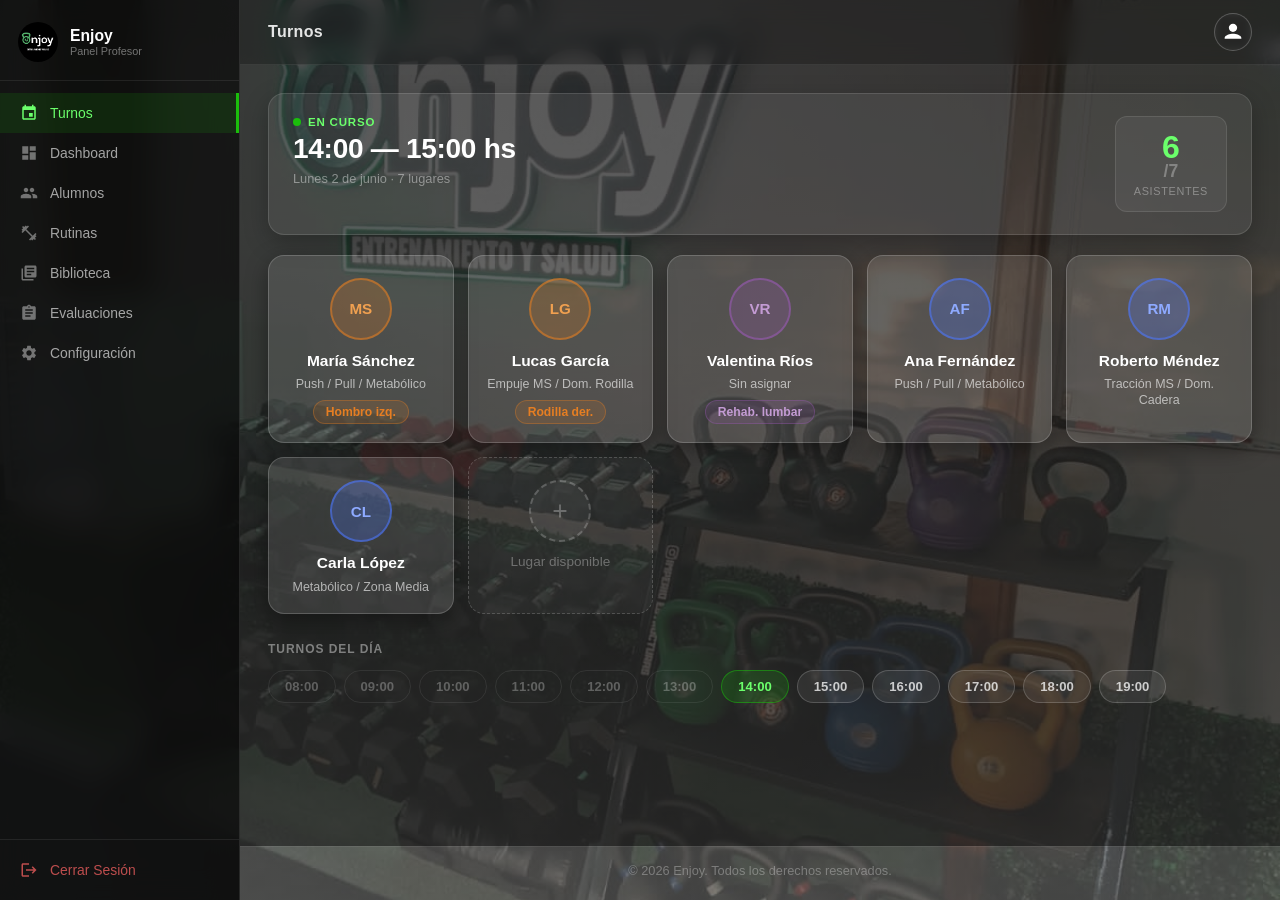
<file: paginas/turno.html>
<!DOCTYPE html>
<html lang="es">
<head>
    <meta charset="UTF-8">
    <meta name="viewport" content="width=device-width, initial-scale=1.0">
    <title>Enjoy — Turnos</title>
    <link rel="stylesheet" href="../css/style.css">
    <link rel="stylesheet" href="../css/profesor.css">
    <link rel="stylesheet" href="../css/turno.css">
    <script src="../js/app.js" defer></script>
</head>
<body>

<div class="sidebar-overlay" id="sidebarOverlay"></div>

<div class="dashboard-layout">

    <!-- ===== SIDEBAR ===== -->
    <aside class="sidebar" id="sidebar" aria-label="Navegación principal">
        <div class="sidebar-logo">
            <img src="../img/enjoylogo2.jpeg" alt="Enjoy">
            <div>
                <div class="sidebar-logo-text">Enjoy</div>
                <div class="sidebar-logo-sub">Panel Profesor</div>
            </div>
        </div>

        <nav class="sidebar-nav">
            <ul>
                <li class="active">
                    <a href="#" aria-current="page">
                        <svg viewBox="0 0 24 24" fill="currentColor" aria-hidden="true"><path d="M17 12h-5v5h5v-5zM16 1v2H8V1H6v2H5c-1.11 0-1.99.9-1.99 2L3 19c0 1.1.89 2 2 2h14c1.1 0 2-.9 2-2V5c0-1.1-.9-2-2-2h-1V1h-2zm3 18H5V8h14v11z"/></svg>
                        Turnos
                    </a>
                </li>
                <li>
                    <a href="profesor.html">
                        <svg viewBox="0 0 24 24" fill="currentColor" aria-hidden="true"><path d="M3 13h8V3H3v10zm0 8h8v-6H3v6zm10 0h8V11h-8v10zm0-18v6h8V3h-8z"/></svg>
                        Dashboard
                    </a>
                </li>
                <li>
                    <a href="alumnos.html">
                        <svg viewBox="0 0 24 24" fill="currentColor" aria-hidden="true"><path d="M16 11c1.66 0 2.99-1.34 2.99-3S17.66 5 16 5c-1.66 0-3 1.34-3 3s1.34 3 3 3zm-8 0c1.66 0 2.99-1.34 2.99-3S9.66 5 8 5C6.34 5 5 6.34 5 8s1.34 3 3 3zm0 2c-2.33 0-7 1.17-7 3.5V19h14v-2.5c0-2.33-4.67-3.5-7-3.5zm8 0c-.29 0-.62.02-.97.05 1.16.84 1.97 1.97 1.97 3.45V19h6v-2.5c0-2.33-4.67-3.5-7-3.5z"/></svg>
                        Alumnos
                    </a>
                </li>
                <li>
                    <a href="planificacion.html">
                        <svg viewBox="0 0 24 24" fill="currentColor" aria-hidden="true"><path d="M20.57 14.86L22 13.43 20.57 12 17 15.57 8.43 7 12 3.43 10.57 2 9.14 3.43 7.71 2 5.57 4.14 4.14 2.71 2.71 4.14l1.43 1.43L2 7.71l1.43 1.43L2 10.57 3.43 12 7 8.43 15.57 17 12 20.57 13.43 22l1.43-1.43L16.29 22l2.14-2.14 1.43 1.43 1.43-1.43-1.43-1.43L22 16.29z"/></svg>
                        Rutinas
                    </a>
                </li>
                <li>
                    <a href="biblioteca.html">
                        <svg viewBox="0 0 24 24" fill="currentColor" aria-hidden="true"><path d="M4 6H2v14c0 1.1.9 2 2 2h14v-2H4V6zm16-4H8c-1.1 0-2 .9-2 2v12c0 1.1.9 2 2 2h12c1.1 0 2-.9 2-2V4c0-1.1-.9-2-2-2zm-1 9H9V9h10v2zm-4 4H9v-2h6v2zm4-8H9V5h10v2z"/></svg>
                        Biblioteca
                    </a>
                </li>
                <li>
                    <a href="evaluacion.html">
                        <svg viewBox="0 0 24 24" fill="currentColor" aria-hidden="true"><path d="M19 3h-4.18C14.4 1.84 13.3 1 12 1c-1.3 0-2.4.84-2.82 2H5c-1.1 0-2 .9-2 2v14c0 1.1.9 2 2 2h14c1.1 0 2-.9 2-2V5c0-1.1-.9-2-2-2zm-7 0c.55 0 1 .45 1 1s-.45 1-1 1-1-.45-1-1 .45-1 1-1zm2 14H7v-2h7v2zm3-4H7v-2h10v2zm0-4H7V7h10v2z"/></svg>
                        Evaluaciones
                    </a>
                </li>
                <li>
                    <a href="#">
                        <svg viewBox="0 0 24 24" fill="currentColor" aria-hidden="true"><path d="M19.14 12.94c.04-.3.06-.61.06-.94 0-.32-.02-.64-.07-.94l2.03-1.58c.18-.14.23-.41.12-.61l-1.92-3.32c-.12-.22-.37-.29-.59-.22l-2.39.96c-.5-.38-1.03-.7-1.62-.94l-.36-2.54c-.04-.24-.24-.41-.48-.41h-3.84c-.24 0-.43.17-.47.41l-.36 2.54c-.59.24-1.13.57-1.62.94l-2.39-.96c-.22-.08-.47 0-.59.22L2.74 8.87c-.12.21-.08.47.12.61l2.03 1.58c-.05.3-.09.63-.09.94s.02.64.07.94l-2.03 1.58c-.18.14-.23.41-.12.61l1.92 3.32c.12.22.37.29.59.22l2.39-.96c.5.38 1.03.7 1.62.94l.36 2.54c.05.24.24.41.48.41h3.84c.24 0 .44-.17.47-.41l.36-2.54c.59-.24 1.13-.56 1.62-.94l2.39.96c.22.08.47 0 .59-.22l1.92-3.32c.12-.22.07-.47-.12-.61l-2.01-1.58zM12 15.6c-1.98 0-3.6-1.62-3.6-3.6s1.62-3.6 3.6-3.6 3.6 1.62 3.6 3.6-1.62 3.6-3.6 3.6z"/></svg>
                        Configuración
                    </a>
                </li>
            </ul>
        </nav>

        <div class="sidebar-footer">
            <a href="../index.html">
                <svg viewBox="0 0 24 24" fill="currentColor" aria-hidden="true"><path d="M17 7l-1.41 1.41L18.17 11H8v2h10.17l-2.58 2.58L17 17l5-5zM4 5h8V3H4c-1.1 0-2 .9-2 2v14c0 1.1.9 2 2 2h8v-2H4V5z"/></svg>
                Cerrar Sesión
            </a>
        </div>
    </aside>

    <!-- ===== ÁREA PRINCIPAL ===== -->
    <div class="main-wrapper">

        <header class="topbar">
            <button class="sidebar-toggle" id="sidebarToggle" aria-label="Abrir menú" aria-expanded="false">
                <svg width="20" height="20" viewBox="0 0 24 24" fill="currentColor" aria-hidden="true"><path d="M3 18h18v-2H3v2zm0-5h18v-2H3v2zm0-7v2h18V6H3z"/></svg>
            </button>
            <h1 class="topbar-title">Turnos</h1>
            <div class="profile-widget topbar-profile">
                <button class="profile-btn" id="profileBtn" aria-label="Ver perfil" aria-expanded="false">
                    <svg width="20" height="20" viewBox="0 0 24 24" fill="currentColor" aria-hidden="true">
                        <path d="M12 12c2.76 0 5-2.24 5-5s-2.24-5-5-5-5 2.24-5 5 2.24 5 5 5zm0 2c-3.33 0-10 1.67-10 5v1h20v-1c0-3.33-6.67-5-10-5z"/>
                    </svg>
                </button>
                <div class="profile-dropdown" id="profileDropdown" role="menu">
                    <div class="profile-dropdown-header">
                        <p class="profile-name">Profesor</p>
                        <p class="profile-email">profe@enjoy.com</p>
                    </div>
                    <ul class="profile-menu">
                        <li><a href="#" role="menuitem">Mi Perfil</a></li>
                        <li class="divider" role="separator"></li>
                        <li class="logout"><a href="../index.html" role="menuitem">Cerrar Sesión</a></li>
                    </ul>
                </div>
            </div>
        </header>

        <main class="dashboard-content">

            <!-- ===== TURNO ACTUAL ===== -->
            <section aria-labelledby="turno-actual-title">

                <div class="turno-header">
                    <div class="turno-header-info">
                        <div class="turno-live-badge">
                            <span class="live-dot" aria-hidden="true"></span>
                            En curso
                        </div>
                        <h2 class="turno-hora" id="turno-actual-title">14:00 — 15:00 hs</h2>
                        <p class="turno-fecha">Lunes 2 de junio · 7 lugares</p>
                    </div>
                    <div class="turno-ocupacion" aria-label="6 de 7 asistentes">
                        <span class="ocup-num">6</span>
                        <span class="ocup-denom">/7</span>
                        <span class="ocup-label">asistentes</span>
                    </div>
                </div>

                <!-- Grid de alumnos del turno -->
                <div class="alumnos-grid">

                    <article class="alumno-card" data-alumno="ms" tabindex="0" aria-label="Ver rutina de María Sánchez">
                        <div class="card-avatar card-avatar--restriccion" aria-hidden="true">MS</div>
                        <div class="card-body">
                            <p class="card-nombre">María Sánchez</p>
                            <p class="card-rutina">Push / Pull / Metabólico</p>
                            <span class="badge badge-restriccion">Hombro izq.</span>
                        </div>
                    </article>

                    <article class="alumno-card" data-alumno="lg" tabindex="0" aria-label="Ver rutina de Lucas García">
                        <div class="card-avatar card-avatar--restriccion" aria-hidden="true">LG</div>
                        <div class="card-body">
                            <p class="card-nombre">Lucas García</p>
                            <p class="card-rutina">Empuje MS / Dom. Rodilla</p>
                            <span class="badge badge-restriccion">Rodilla der.</span>
                        </div>
                    </article>

                    <article class="alumno-card" data-alumno="vr" tabindex="0" aria-label="Ver rutina de Valentina Ríos">
                        <div class="card-avatar card-avatar--rehab" aria-hidden="true">VR</div>
                        <div class="card-body">
                            <p class="card-nombre">Valentina Ríos</p>
                            <p class="card-rutina">Sin asignar</p>
                            <span class="badge badge-rehab">Rehab. lumbar</span>
                        </div>
                    </article>

                    <article class="alumno-card" data-alumno="af" tabindex="0" aria-label="Ver rutina de Ana Fernández">
                        <div class="card-avatar" aria-hidden="true">AF</div>
                        <div class="card-body">
                            <p class="card-nombre">Ana Fernández</p>
                            <p class="card-rutina">Push / Pull / Metabólico</p>
                        </div>
                    </article>

                    <article class="alumno-card" data-alumno="rm" tabindex="0" aria-label="Ver rutina de Roberto Méndez">
                        <div class="card-avatar" aria-hidden="true">RM</div>
                        <div class="card-body">
                            <p class="card-nombre">Roberto Méndez</p>
                            <p class="card-rutina">Tracción MS / Dom. Cadera</p>
                        </div>
                    </article>

                    <article class="alumno-card" data-alumno="cl" tabindex="0" aria-label="Ver rutina de Carla López">
                        <div class="card-avatar" aria-hidden="true">CL</div>
                        <div class="card-body">
                            <p class="card-nombre">Carla López</p>
                            <p class="card-rutina">Metabólico / Zona Media</p>
                        </div>
                    </article>

                    <article class="alumno-card alumno-card--vacio" aria-label="Lugar disponible">
                        <div class="card-avatar card-avatar--vacio" aria-hidden="true">
                            <svg viewBox="0 0 24 24" fill="currentColor" width="22" height="22"><path d="M19 13h-6v6h-2v-6H5v-2h6V5h2v6h6v2z"/></svg>
                        </div>
                        <div class="card-body">
                            <p class="card-nombre card-nombre--vacio">Lugar disponible</p>
                        </div>
                    </article>

                </div>
            </section>

            <!-- ===== PRÓXIMOS TURNOS ===== -->
            <section aria-labelledby="proximos-title">
                <h2 class="section-title" id="proximos-title">Turnos del día</h2>
                <div class="turnos-nav" role="list">
                    <button class="turno-pill turno-pill--pasado" role="listitem">08:00</button>
                    <button class="turno-pill turno-pill--pasado" role="listitem">09:00</button>
                    <button class="turno-pill turno-pill--pasado" role="listitem">10:00</button>
                    <button class="turno-pill turno-pill--pasado" role="listitem">11:00</button>
                    <button class="turno-pill turno-pill--pasado" role="listitem">12:00</button>
                    <button class="turno-pill turno-pill--pasado" role="listitem">13:00</button>
                    <button class="turno-pill turno-pill--actual" aria-current="true" role="listitem">14:00</button>
                    <button class="turno-pill" role="listitem">15:00</button>
                    <button class="turno-pill" role="listitem">16:00</button>
                    <button class="turno-pill" role="listitem">17:00</button>
                    <button class="turno-pill" role="listitem">18:00</button>
                    <button class="turno-pill" role="listitem">19:00</button>
                </div>
            </section>

        </main>

        <footer class="dashboard-footer">
            <p>&copy; 2026 Enjoy. Todos los derechos reservados.</p>
        </footer>

    </div>

</div>

<!-- ===== MODAL RUTINA ===== -->
<div class="turno-modal-overlay" id="turnoModalOverlay" aria-hidden="true">
    <div class="turno-modal" id="turnoModal" role="dialog" aria-modal="true" aria-labelledby="modalNombre">
        <div class="modal-drag-handle" aria-hidden="true"></div>
        <button class="modal-close" id="modalClose" aria-label="Cerrar">
            <svg width="16" height="16" viewBox="0 0 24 24" fill="currentColor" aria-hidden="true"><path d="M19 6.41L17.59 5 12 10.59 6.41 5 5 6.41 10.59 12 5 17.59 6.41 19 12 13.41 17.59 19 19 17.59 13.41 12z"/></svg>
        </button>
        <div class="modal-header">
            <div class="modal-avatar" id="modalAvatar" aria-hidden="true"></div>
            <div class="modal-header-info">
                <h3 class="modal-nombre" id="modalNombre"></h3>
                <p class="modal-rutina-nombre" id="modalRutinaNombre"></p>
                <span class="badge modal-badge" id="modalBadge" hidden></span>
            </div>
        </div>
        <div class="modal-body" id="modalBody"></div>
    </div>
</div>

</body>
</html>
</file>
<file: css/style.css>
/* Reset básico para el documento */
*, *::before, *::after {
    box-sizing: border-box; /* evita desbordes en elementos con padding */
}

html, body {
    margin: 0;
    padding: 0;
}

/* Fondo general — imagen del gym con overlay oscuro */
body {
    display: flex;
    flex-direction: column;
    min-height: 100vh;
    font-family: Arial, sans-serif;
    background-color: #000000; /* fallback si no carga la imagen */
    color: #ffffff; /* texto blanco para buen contraste */
    background-image: linear-gradient(rgba(61, 61, 61, 0.6), rgba(110, 110, 110, 0.6)), url("../img/gimnasio2.jpeg");
    background-size: cover;
    background-position: center;
    background-repeat: no-repeat;
    background-attachment: fixed;
}

/* Contenedor principal centrado */
main {
    width: min(92%, 760px);
    margin: 20px auto;
    padding: 40px 20px; /* espacio interno alrededor del contenido */
    text-align: center; /* texto centrado dentro del main */
    background: rgba(0, 0, 0, 0.55); /* tarjeta semitransparente sobre la imagen */
    border-radius: 24px;
    box-shadow: 0 20px 50px rgba(0, 0, 0, 0.55);
    position: relative; /* ancla el profile-widget en esquina */
}

/* Estilos del cuadro del formulario */
.login-container {
    background: rgba(255, 255, 255, 0.08); /* fondo semitransparente para diferenciarlo */
    border: 1px solid rgba(255, 255, 255, 0.15); /* borde suave claro */
    border-radius: 16px; /* esquinas redondeadas */
    padding: 24px; /* espacio dentro del recuadro */
    margin: 24px auto; /* separa del resto y centra el bloque */
    width: 100%;
    max-width: 360px; /* ancho máximo del formulario */
    box-shadow: 0 12px 30px rgba(0, 0, 0, 0.35); /* sombra para elevarlo visualmente */
}

/* Etiquetas del formulario */
.login-container label {
    display: block; /* hace que cada etiqueta ocupe toda la línea */
    margin-bottom: 8px;
    text-align: left;
    font-weight: 600;
}

/* Inputs del formulario */
.login-container input {
    width: 100%; /* ocupa todo el ancho del contenedor */
    padding: 12px 14px;
    margin-bottom: 16px;
    border: 1px solid rgba(255, 255, 255, 0.25);
    border-radius: 10px;
    background: rgba(255, 255, 255, 0.08);
    color: #ffffff; /* texto blanco dentro del input */
}

/* Botón del formulario */
.login-container button,
.login-link {
    width: 100%;
    padding: 12px 14px;
    border: none;
    border-radius: 10px;
    background: #1bbe0c83; /* color de botón llamativo */
    color: #ffffff;
    font-weight: 700;
    cursor: pointer;
    display: block; /* para que el enlace se comporte como bloque y ocupe todo el ancho */
    text-decoration: none; /* elimina subrayado del enlace */
    text-align: center; /* centra el texto dentro del botón */
}

/* Efecto hover para el botón */
.login-container button:hover, .login-link:hover {
    background: #6bff6bde;
}

/* Logo principal: centrado y con tamaño controlado */
.logo {
    display: block; /* permite centrar con margin auto */
    margin: 0 auto 24px;
    width: 240px; /* ancho más grande para que el logo destaque */
    max-width: 100%;
    height: auto; /* mantiene la proporción original */
    border-radius: 50%; /* opcional: hace la imagen redonda si el logo lo permite */
    object-fit: cover;
}

/* Tarjeta reutilizable — base visual compartida entre páginas */
.card {
    background: rgba(255, 255, 255, 0.08);
    border: 1px solid rgba(255, 255, 255, 0.15);
    border-radius: 16px;
    padding: 24px;
    box-shadow: 0 12px 30px rgba(0, 0, 0, 0.35);
    color: #ffffff;
}

/* Estilos de la inicio del sitio */
.inicio, .pagos, .semana {
    background: rgba(255, 255, 255, 0.08); /* fondo semitransparente para diferenciarlo */
    border: 1px solid rgba(255, 255, 255, 0.15); /* borde suave claro */
    border-radius: 16px; /* esquinas redondeadas */
    padding: 24px; /* espacio dentro del recuadro */
    margin: 24px auto; /* separa del resto y centra el bloque */
    width: 100%;
    max-width: 520px; /* ancho máximo del bloque */
    box-shadow: 0 12px 30px rgba(0, 0, 0, 0.35); /* sombra para elevarlo visualmente */
    color: #ffffff; /* texto blanco dentro del bloque */
    text-align: center;
}

.pagos p span {
    background: rgba(255, 77, 77, 0.2);
    border: 1px solid rgba(255, 77, 77, 0.4);
    color: #ff6b6b;
    padding: 3px 12px;
    border-radius: 20px;
    font-weight: 600;
    font-size: 0.95rem;
    margin-left: 8px;
}

.semana p {
    margin: 8px 0;
    font-weight: 600;
}

.rutinas {
    display:flex;
    flex-direction: column;
    gap: 20px;
}

.rutina-col {
  display: flex;
  flex-direction: column;
  gap: 12px;
}

.rutina-btn {
    padding: 12px 20px;
    border: none;
    border-radius: 10px;
    background: #4d79ff; /* color de botón para rutinas */
    color: #ffffff;
    font-weight: 600;
    cursor: pointer;
    transition: 0.2s ease;
    text-decoration: none;
    display: block;
}

.rutina-btn:hover {
    transform: translateY(-2px);
    opacity: 0.95;
}

.inicio {
    display: flex;
    align-items: center;
    justify-content: center;
    gap: 20px;
    text-align: left;
    max-width: 580px;
}

.inicio .logo {
    width: 220px;
    max-width: 100%;
    margin: 0;
    border-radius: 16px;
}

/* Checkbox admin */
.admin-check {
    display: inline-flex;
    align-items: center;
    gap: 10px;
    margin: 4px 0 20px;
    cursor: pointer;
}

#admin {
    appearance: none;
    -webkit-appearance: none;
    width: 20px;
    height: 20px;
    border: 1px solid rgba(255, 255, 255, 0.25);
    border-radius: 6px;
    background: rgba(255, 255, 255, 0.08);
    cursor: pointer;
    flex-shrink: 0;
    transition: background 0.2s, border-color 0.2s;
    position: relative;
}

#admin:checked {
    background: rgba(27, 190, 12, 0.45);
    border-color: rgba(27, 190, 12, 0.8);
}

#admin:checked::after {
    content: '';
    position: absolute;
    left: 5px;
    top: 2px;
    width: 6px;
    height: 10px;
    border: 2px solid #fff;
    border-top: none;
    border-left: none;
    transform: rotate(45deg);
}

label[for="admin"] {
    color: rgba(255, 255, 255, 0.75);
    font-size: 0.88rem;
    cursor: pointer;
}

/* Pie de página */
footer {
    text-align: center;
    padding: 16px 0 30px;
    color: rgba(255, 255, 255, 0.7); /* texto más tenue en el footer */
    margin-top: auto;
}

footer a {
    display: inline-block;
    margin: 0 8px;
}

footer .social-icon {
    width: 48px; /* aumentado de 36px */
    height: 48px; /* aumentado de 36px */
    border-radius: 8px; /* esquinas redondeadas pero no circular */
    object-fit: cover; /* recorta la imagen sin distorsionarla */
    vertical-align: middle;
}

/* ===== PROFILE WIDGET — inicio.html ===== */
.profile-widget {
    position: absolute;
    top: 14px;
    right: 16px;
    z-index: 100;
}

.profile-btn {
    width: 38px;
    height: 38px;
    border-radius: 50%;
    border: 1px solid rgba(255, 255, 255, 0.22);
    background: rgba(255, 255, 255, 0.09);
    color: #fff;
    cursor: pointer;
    display: flex;
    align-items: center;
    justify-content: center;
    transition: background 0.2s, border-color 0.2s;
    backdrop-filter: blur(4px);
    padding: 0;
}

.profile-btn:hover {
    background: rgba(255, 255, 255, 0.18);
    border-color: rgba(255, 255, 255, 0.38);
}

.profile-dropdown {
    display: none;
    position: absolute;
    top: calc(100% + 8px);
    right: 0;
    min-width: 188px;
    background: rgba(18, 18, 18, 0.94);
    border: 1px solid rgba(255, 255, 255, 0.13);
    border-radius: 12px;
    box-shadow: 0 8px 28px rgba(0, 0, 0, 0.6);
    overflow: hidden;
    backdrop-filter: blur(10px);
}

.profile-dropdown.open {
    display: block;
}

.profile-dropdown-header {
    padding: 13px 15px 10px;
    border-bottom: 1px solid rgba(255, 255, 255, 0.09);
    text-align: left;
}

.profile-name {
    margin: 0 0 2px;
    font-weight: 700;
    font-size: 0.88rem;
}

.profile-email {
    margin: 0;
    font-size: 0.74rem;
    color: rgba(255, 255, 255, 0.45);
}

.profile-menu {
    list-style: none;
    margin: 0;
    padding: 6px 0;
}

.profile-menu li a {
    display: block;
    padding: 9px 15px;
    color: rgba(255, 255, 255, 0.82);
    text-decoration: none;
    font-size: 0.85rem;
    transition: background 0.15s, color 0.15s;
    text-align: left;
}

.profile-menu li a:hover {
    background: rgba(255, 255, 255, 0.07);
    color: #fff;
}

.profile-menu .divider {
    height: 1px;
    background: rgba(255, 255, 255, 0.09);
    margin: 4px 0;
}

.profile-menu .logout a {
    color: rgba(255, 100, 100, 0.85);
}

.profile-menu .logout a:hover {
    background: rgba(255, 77, 77, 0.1);
    color: #ff6b6b;
}
/* ===== FIN PROFILE WIDGET ===== */

/* Responsive: tablets */
@media (max-width: 768px) {
    main {
        margin: 30px 16px;
        padding: 32px 18px;
        max-width: 100%;
    }

    .logo {
        width: 200px;
        margin-bottom: 20px;
    }

    .login-container {
        padding: 22px;
        max-width: 100%;
    }

    footer {
        padding: 16px 0 24px;
    }

    /* Profile widget — tablet */
    .profile-btn {
        width: 42px;
        height: 42px;
    }
}

/* Responsive: móviles */
@media (max-width: 480px) {
    body {
        background-attachment: scroll; /* evita problemas de performance en móviles */
    }

    main {
        margin: 20px 12px;
        padding: 26px 16px;
        border-radius: 18px;
    }

    .logo {
        width: 160px;
        margin-bottom: 18px;
    }

    .login-container {
        padding: 20px;
        border-radius: 14px;
    }

    .login-container label,
    .login-container input,
    .login-container button {
        font-size: 0.95rem;
    }

    .inicio {
        flex-direction: column;
        text-align: center;
        align-items: center;
    }

    footer {
        padding: 14px 0 22px;
        font-size: 0.95rem;
    }

    footer a {
        margin: 0 6px;
    }

    footer .social-icon {
        width: 42px;
        height: 42px;
    }

    /* Profile widget — móvil */
    .profile-widget {
        top: 10px;
        right: 12px;
    }

    .profile-dropdown {
        min-width: 0;
        width: 172px;
    }

    .profile-menu li a {
        padding: 11px 14px;
        font-size: 0.9rem;
    }

    .profile-dropdown-header {
        padding: 12px 14px 9px;
    }

    /* empuja el card del logo para que arranque debajo del botón de perfil
       (botón ocupa top:10 + 42px = ~52px; con este margin empieza en ~64px) */
    .inicio {
        margin-top: 38px;
    }
}
</file>
<file: css/profesor.css>
/* profesor.css — Dashboard del Profesor
   Complementa style.css, no lo reemplaza.
   La imagen de fondo y colores base los provee style.css.
*/

/* ── Reset de estilos globales que no aplican en dashboard ── */
body {
    display: block; /* reemplaza flex-column de style.css */
}

/* El <main> global tiene width 760px y centrado — aquí lo liberamos */
main.dashboard-content {
    width: 100%;
    max-width: none;
    margin: 0;
    padding: 28px;
    background: rgba(0, 0, 0, 0.45);
    border-radius: 0;
    box-shadow: none;
    text-align: left;
    position: static;
}

/* ── Layout ────────────────────────────────────────────── */
.dashboard-layout {
    min-height: 100vh;
}

/* ── Sidebar ────────────────────────────────────────────── */
.sidebar {
    position: fixed;
    top: 0;
    left: 0;
    width: 240px;
    height: 100vh;
    background: rgba(0, 0, 0, 0.78);
    border-right: 1px solid rgba(255, 255, 255, 0.1);
    backdrop-filter: blur(14px);
    display: flex;
    flex-direction: column;
    z-index: 200;
    transition: transform 0.28s ease;
}

.sidebar-logo {
    padding: 22px 18px 18px;
    border-bottom: 1px solid rgba(255, 255, 255, 0.08);
    display: flex;
    align-items: center;
    gap: 12px;
    flex-shrink: 0;
}

.sidebar-logo img {
    width: 40px;
    height: 40px;
    border-radius: 50%;
    object-fit: cover;
    flex-shrink: 0;
}

.sidebar-logo-text {
    font-size: 0.98rem;
    font-weight: 700;
    color: #fff;
    line-height: 1.2;
}

.sidebar-logo-sub {
    font-size: 0.68rem;
    color: rgba(255, 255, 255, 0.42);
    font-weight: 400;
}

.sidebar-nav {
    flex: 1;
    padding: 12px 0;
    overflow-y: auto;
}

.sidebar-nav ul {
    list-style: none;
    margin: 0;
    padding: 0;
}

.sidebar-nav li a {
    display: flex;
    align-items: center;
    gap: 12px;
    padding: 11px 20px;
    color: rgba(255, 255, 255, 0.62);
    text-decoration: none;
    font-size: 0.87rem;
    font-weight: 500;
    border-right: 3px solid transparent;
    transition: background 0.18s, color 0.18s, border-color 0.18s;
}

.sidebar-nav li a:hover {
    background: rgba(255, 255, 255, 0.07);
    color: #fff;
}

.sidebar-nav li.active a {
    background: rgba(27, 190, 12, 0.13);
    color: #6bff6b;
    border-right-color: #1bbe0c;
}

.sidebar-nav li a svg {
    width: 18px;
    height: 18px;
    flex-shrink: 0;
    opacity: 0.65;
}

.sidebar-nav li.active a svg,
.sidebar-nav li a:hover svg {
    opacity: 1;
}

.sidebar-footer {
    padding: 10px 0;
    border-top: 1px solid rgba(255, 255, 255, 0.08);
    flex-shrink: 0;
}

.sidebar-footer a {
    display: flex;
    align-items: center;
    gap: 12px;
    padding: 11px 20px;
    color: rgba(255, 100, 100, 0.72);
    text-decoration: none;
    font-size: 0.87rem;
    font-weight: 500;
    transition: background 0.18s, color 0.18s;
}

.sidebar-footer a:hover {
    background: rgba(255, 77, 77, 0.08);
    color: #ff6b6b;
}

.sidebar-footer a svg {
    width: 18px;
    height: 18px;
    flex-shrink: 0;
}

/* ── Área principal ─────────────────────────────────────── */
.main-wrapper {
    margin-left: 240px;
    min-height: 100vh;
    display: flex;
    flex-direction: column;
}

/* ── Topbar ─────────────────────────────────────────────── */
.topbar {
    position: sticky;
    top: 0;
    z-index: 100;
    display: flex;
    align-items: center;
    gap: 16px;
    padding: 13px 28px;
    background: rgba(0, 0, 0, 0.58);
    backdrop-filter: blur(10px);
    border-bottom: 1px solid rgba(255, 255, 255, 0.08);
    flex-shrink: 0;
}

.topbar-title {
    flex: 1;
    margin: 0;
    font-size: 1rem;
    font-weight: 700;
    color: rgba(255, 255, 255, 0.88);
    letter-spacing: 0.02em;
}

/* El profile-widget viene con position:absolute de style.css — lo corregimos */
.topbar-profile {
    position: relative;
    top: auto;
    right: auto;
}

.sidebar-toggle {
    display: none;
    background: rgba(255, 255, 255, 0.08);
    border: 1px solid rgba(255, 255, 255, 0.15);
    border-radius: 8px;
    color: #fff;
    width: 36px;
    height: 36px;
    align-items: center;
    justify-content: center;
    cursor: pointer;
    flex-shrink: 0;
    padding: 0;
    transition: background 0.2s;
}

.sidebar-toggle:hover {
    background: rgba(255, 255, 255, 0.14);
}

/* ── Contenido del dashboard ────────────────────────────── */
.dashboard-content {
    flex: 1;
    display: flex;
    flex-direction: column;
    gap: 28px;
}

/* ── Títulos de sección ─────────────────────────────────── */
.section-title {
    margin: 0 0 14px;
    font-size: 0.75rem;
    font-weight: 700;
    text-transform: uppercase;
    letter-spacing: 0.08em;
    color: rgba(255, 255, 255, 0.42);
}

/* ── Stat cards ─────────────────────────────────────────── */
.stats-grid {
    display: grid;
    grid-template-columns: repeat(4, 1fr);
    gap: 16px;
}

.stat-card {
    background: rgba(255, 255, 255, 0.08);
    border: 1px solid rgba(255, 255, 255, 0.13);
    border-radius: 16px;
    padding: 20px 18px;
    box-shadow: 0 8px 24px rgba(0, 0, 0, 0.28);
    display: flex;
    flex-direction: column;
    gap: 6px;
}

.stat-label {
    font-size: 0.73rem;
    font-weight: 600;
    text-transform: uppercase;
    letter-spacing: 0.06em;
    color: rgba(255, 255, 255, 0.42);
}

.stat-value {
    font-size: 2.1rem;
    font-weight: 800;
    color: #fff;
    line-height: 1;
}

.stat-sub {
    font-size: 0.73rem;
    color: rgba(255, 255, 255, 0.35);
}

.stat-card.accent-green .stat-value { color: #6bff6b; }
.stat-card.accent-red   .stat-value { color: #ff6b6b; }
.stat-card.accent-blue  .stat-value { color: #6b8fff; }
.stat-card.accent-yellow .stat-value { color: #f1c40f; }

/* ── Quick access ───────────────────────────────────────── */
.quickaccess-grid {
    display: grid;
    grid-template-columns: repeat(4, 1fr);
    gap: 14px;
}

.qa-card {
    background: rgba(255, 255, 255, 0.07);
    border: 1px solid rgba(255, 255, 255, 0.12);
    border-radius: 14px;
    padding: 22px 16px;
    text-decoration: none;
    display: flex;
    flex-direction: column;
    align-items: center;
    gap: 12px;
    transition: background 0.2s, transform 0.2s, border-color 0.2s;
    text-align: center;
}

.qa-card:hover {
    background: rgba(255, 255, 255, 0.12);
    border-color: rgba(255, 255, 255, 0.22);
    transform: translateY(-3px);
}

.qa-icon {
    width: 46px;
    height: 46px;
    border-radius: 12px;
    display: flex;
    align-items: center;
    justify-content: center;
    flex-shrink: 0;
}

.qa-icon svg {
    width: 22px;
    height: 22px;
}

.qa-icon.green  { background: rgba(27, 190, 12, 0.18);  color: #6bff6b; }
.qa-icon.blue   { background: rgba(77, 121, 255, 0.18); color: #6b8fff; }
.qa-icon.yellow { background: rgba(241, 196, 15, 0.18); color: #f1c40f; }
.qa-icon.purple { background: rgba(155, 89, 182, 0.18); color: #c39bd3; }

.qa-label {
    font-size: 0.83rem;
    font-weight: 600;
    color: rgba(255, 255, 255, 0.82);
    line-height: 1.3;
}

/* ── Búsqueda de alumnos ────────────────────────────────── */
.busqueda-section {
    background: rgba(255, 255, 255, 0.07);
    border: 1px solid rgba(255, 255, 255, 0.13);
    border-radius: 16px;
    padding: 22px 24px;
    box-shadow: 0 8px 24px rgba(0, 0, 0, 0.25);
}

.busqueda-header {
    display: flex;
    align-items: center;
    justify-content: space-between;
    flex-wrap: wrap;
    gap: 14px;
    margin-bottom: 18px;
}

.busqueda-section-title {
    margin: 0;
    font-size: 0.87rem;
    font-weight: 700;
    color: rgba(255, 255, 255, 0.72);
    text-transform: uppercase;
    letter-spacing: 0.06em;
}

.search-input-wrap {
    position: relative;
    flex: 1;
    max-width: 340px;
}

.search-input-wrap svg {
    position: absolute;
    left: 12px;
    top: 50%;
    transform: translateY(-50%);
    width: 16px;
    height: 16px;
    color: rgba(255, 255, 255, 0.35);
    pointer-events: none;
}

.search-input {
    width: 100%;
    padding: 10px 14px 10px 36px;
    background: rgba(255, 255, 255, 0.08);
    border: 1px solid rgba(255, 255, 255, 0.18);
    border-radius: 10px;
    color: #fff;
    font-size: 0.87rem;
    outline: none;
    transition: border-color 0.2s, background 0.2s;
}

.search-input::placeholder { color: rgba(255, 255, 255, 0.32); }

.search-input:focus {
    border-color: rgba(27, 190, 12, 0.5);
    background: rgba(255, 255, 255, 0.11);
}

/* ── Tabla ──────────────────────────────────────────────── */
.table-scroll {
    overflow-x: auto;
    -webkit-overflow-scrolling: touch;
}

.alumnos-table {
    width: 100%;
    border-collapse: collapse;
    min-width: 520px;
}

.alumnos-table thead th {
    text-align: left;
    font-size: 0.7rem;
    font-weight: 700;
    text-transform: uppercase;
    letter-spacing: 0.07em;
    color: rgba(255, 255, 255, 0.36);
    padding: 8px 12px;
    border-bottom: 1px solid rgba(255, 255, 255, 0.08);
}

.alumnos-table tbody tr {
    transition: background 0.15s;
}

.alumnos-table tbody tr:hover {
    background: rgba(255, 255, 255, 0.05);
}

.alumnos-table tbody td {
    padding: 12px;
    font-size: 0.85rem;
    color: rgba(255, 255, 255, 0.8);
    border-bottom: 1px solid rgba(255, 255, 255, 0.05);
    vertical-align: middle;
}

.alumno-nombre {
    display: flex;
    align-items: center;
    gap: 10px;
    white-space: nowrap;
}

.alumno-avatar {
    width: 32px;
    height: 32px;
    border-radius: 50%;
    background: rgba(77, 121, 255, 0.2);
    border: 1px solid rgba(77, 121, 255, 0.38);
    display: flex;
    align-items: center;
    justify-content: center;
    font-size: 0.72rem;
    font-weight: 700;
    color: #6b8fff;
    flex-shrink: 0;
}

.badge {
    display: inline-block;
    padding: 3px 10px;
    border-radius: 20px;
    font-size: 0.72rem;
    font-weight: 700;
    white-space: nowrap;
}

.badge-activo {
    background: rgba(27, 190, 12, 0.15);
    color: #6bff6b;
    border: 1px solid rgba(27, 190, 12, 0.3);
}

.badge-pendiente {
    background: rgba(255, 77, 77, 0.15);
    color: #ff6b6b;
    border: 1px solid rgba(255, 77, 77, 0.3);
}

.badge-inactivo {
    background: rgba(255, 255, 255, 0.06);
    color: rgba(255, 255, 255, 0.42);
    border: 1px solid rgba(255, 255, 255, 0.1);
}

.badge-restriccion {
    background: rgba(230, 126, 34, 0.15);
    color: #e67e22;
    border: 1px solid rgba(230, 126, 34, 0.35);
}

.badge-rehab {
    background: rgba(155, 89, 182, 0.15);
    color: #c39bd3;
    border: 1px solid rgba(155, 89, 182, 0.35);
}

.restriccion-none {
    color: rgba(255, 255, 255, 0.22);
    font-size: 0.85rem;
}

.tabla-action {
    display: inline-block;
    background: rgba(255, 255, 255, 0.07);
    border: 1px solid rgba(255, 255, 255, 0.13);
    color: rgba(255, 255, 255, 0.72);
    border-radius: 7px;
    padding: 5px 12px;
    font-size: 0.78rem;
    cursor: pointer;
    text-decoration: none;
    transition: background 0.18s, color 0.18s;
    white-space: nowrap;
}

.tabla-action:hover {
    background: rgba(255, 255, 255, 0.13);
    color: #fff;
}

/* ── Footer del dashboard ───────────────────────────────── */
.dashboard-footer {
    text-align: center;
    padding: 16px 0 22px;
    color: rgba(255, 255, 255, 0.3);
    font-size: 0.8rem;
    border-top: 1px solid rgba(255, 255, 255, 0.06);
    flex-shrink: 0;
}

.dashboard-footer p {
    margin: 0;
}

/* ── Overlay para sidebar en mobile ─────────────────────── */
.sidebar-overlay {
    display: none;
    position: fixed;
    inset: 0;
    background: rgba(0, 0, 0, 0.55);
    z-index: 150;
}

.sidebar-overlay.open {
    display: block;
}

/* ── Responsive: tablet ─────────────────────────────────── */
@media (max-width: 960px) {
    .stats-grid,
    .quickaccess-grid {
        grid-template-columns: repeat(2, 1fr);
    }
}

/* ── Responsive: móvil ──────────────────────────────────── */
@media (max-width: 768px) {
    .sidebar {
        transform: translateX(-100%);
    }

    .sidebar.open {
        transform: translateX(0);
    }

    .sidebar-toggle {
        display: flex;
    }

    .main-wrapper {
        margin-left: 0;
    }

    main.dashboard-content {
        padding: 20px 16px;
        gap: 20px;
    }

    .topbar {
        padding: 12px 16px;
    }

    .busqueda-section {
        padding: 18px 16px;
    }

    .search-input-wrap {
        max-width: 100%;
    }

    .busqueda-header {
        flex-direction: column;
        align-items: flex-start;
    }

    .stat-value {
        font-size: 1.75rem;
    }
}

@media (max-width: 480px) {
    .stats-grid,
    .quickaccess-grid {
        grid-template-columns: repeat(2, 1fr);
        gap: 10px;
    }

    .qa-card {
        padding: 16px 12px;
    }

    .stat-card {
        padding: 16px 14px;
    }
}
</file>
<file: css/alumnos.css>
/* alumnos.css — Lista y perfil de alumnos
   Complementa style.css y profesor.css.
*/

/* ── Cabecera de página ──────────────────────────────────── */
.al-page-header {
    display: flex;
    align-items: flex-start;
    justify-content: space-between;
    gap: 16px;
    flex-wrap: wrap;
}

.al-page-title {
    margin: 0 0 4px;
    font-size: 1.15rem;
    font-weight: 700;
    color: rgba(255, 255, 255, 0.9);
}

.al-page-sub {
    margin: 0;
    font-size: 0.8rem;
    color: rgba(255, 255, 255, 0.36);
}

.al-btn-nuevo {
    display: inline-flex;
    align-items: center;
    gap: 7px;
    padding: 10px 18px;
    background: rgba(27, 190, 12, 0.15);
    border: 1px solid rgba(27, 190, 12, 0.32);
    border-radius: 10px;
    color: #6bff6b;
    font-size: 0.87rem;
    font-weight: 600;
    cursor: pointer;
    transition: background 0.2s, border-color 0.2s;
    white-space: nowrap;
    flex-shrink: 0;
}

.al-btn-nuevo:hover {
    background: rgba(27, 190, 12, 0.25);
    border-color: rgba(27, 190, 12, 0.5);
}

.al-btn-nuevo svg {
    width: 16px;
    height: 16px;
}

/* ── Toolbar ─────────────────────────────────────────────── */
.al-toolbar {
    display: flex;
    flex-direction: column;
    gap: 12px;
}

.al-search-wrap {
    max-width: 380px;
}

.al-pills {
    display: flex;
    flex-wrap: wrap;
    gap: 7px;
}

.al-pill {
    padding: 6px 14px;
    background: rgba(255, 255, 255, 0.06);
    border: 1px solid rgba(255, 255, 255, 0.12);
    border-radius: 20px;
    color: rgba(255, 255, 255, 0.5);
    font-size: 0.79rem;
    font-weight: 600;
    cursor: pointer;
    transition: background 0.18s, color 0.18s, border-color 0.18s;
}

.al-pill:hover {
    background: rgba(255, 255, 255, 0.11);
    color: rgba(255, 255, 255, 0.8);
}

.al-pill--active {
    background: rgba(107, 143, 255, 0.18);
    border-color: rgba(107, 143, 255, 0.42);
    color: #6b8fff;
}

/* ── Card contenedora de la tabla ───────────────────────── */
.al-card {
    background: rgba(255, 255, 255, 0.07);
    border: 1px solid rgba(255, 255, 255, 0.12);
    border-radius: 18px;
    overflow: hidden;
}

/* ── Tabla ───────────────────────────────────────────────── */
.al-table {
    min-width: 500px;
}

.al-table thead th:last-child {
    width: 110px;
    text-align: right;
    padding-right: 20px;
}

.al-table tbody td:last-child {
    text-align: right;
    padding-right: 16px;
}

/* Botón ver perfil */
.al-ver-perfil {
    display: inline-flex;
    align-items: center;
    gap: 5px;
    padding: 6px 13px;
    background: rgba(107, 143, 255, 0.12);
    border: 1px solid rgba(107, 143, 255, 0.28);
    border-radius: 8px;
    color: #6b8fff;
    font-size: 0.78rem;
    font-weight: 600;
    cursor: pointer;
    transition: background 0.18s, border-color 0.18s;
    white-space: nowrap;
}

.al-ver-perfil:hover {
    background: rgba(107, 143, 255, 0.22);
    border-color: rgba(107, 143, 255, 0.45);
}

.al-ver-perfil svg {
    width: 12px;
    height: 12px;
    flex-shrink: 0;
}

/* ── Estado vacío ────────────────────────────────────────── */
.al-empty {
    text-align: center;
    padding: 48px 20px;
    color: rgba(255, 255, 255, 0.3);
    font-size: 0.88rem;
}

.al-empty p { margin: 0; }

/* ── Drawer overlay ──────────────────────────────────────── */
.al-drawer-overlay {
    position: fixed;
    inset: 0;
    background: rgba(0, 0, 0, 0.52);
    z-index: 300;
    opacity: 0;
    pointer-events: none;
    transition: opacity 0.3s;
}

.al-drawer-overlay.open {
    opacity: 1;
    pointer-events: all;
}

/* ── Drawer panel ────────────────────────────────────────── */
.al-drawer {
    position: fixed;
    top: 0;
    right: 0;
    width: 400px;
    height: 100vh;
    background: rgba(16, 16, 22, 0.98);
    border-left: 1px solid rgba(255, 255, 255, 0.11);
    backdrop-filter: blur(14px);
    -webkit-backdrop-filter: blur(14px);
    z-index: 350;
    display: flex;
    flex-direction: column;
    overflow: hidden;
    transform: translateX(100%);
    transition: transform 0.3s cubic-bezier(0.4, 0, 0.2, 1);
}

.al-drawer.open {
    transform: translateX(0);
}

/* ── Drawer header ───────────────────────────────────────── */
.al-drawer-header {
    padding: 18px 20px 16px;
    border-bottom: 1px solid rgba(255, 255, 255, 0.08);
    flex-shrink: 0;
}

.al-drawer-close {
    width: 30px;
    height: 30px;
    background: rgba(255, 255, 255, 0.07);
    border: 1px solid rgba(255, 255, 255, 0.13);
    border-radius: 7px;
    color: rgba(255, 255, 255, 0.45);
    display: flex;
    align-items: center;
    justify-content: center;
    cursor: pointer;
    transition: background 0.18s, color 0.18s;
    padding: 0;
    margin-bottom: 16px;
}

.al-drawer-close:hover {
    background: rgba(255, 255, 255, 0.12);
    color: #fff;
}

.al-profile-hero {
    display: flex;
    align-items: center;
    gap: 14px;
}

.al-profile-av {
    width: 52px;
    height: 52px;
    border-radius: 50%;
    background: rgba(77, 121, 255, 0.22);
    border: 2px solid rgba(77, 121, 255, 0.4);
    display: flex;
    align-items: center;
    justify-content: center;
    font-size: 1rem;
    font-weight: 700;
    color: #6b8fff;
    flex-shrink: 0;
}

.al-profile-hero-info { flex: 1; min-width: 0; }

.al-profile-nombre {
    margin: 0 0 6px;
    font-size: 1rem;
    font-weight: 700;
    color: rgba(255, 255, 255, 0.92);
    white-space: nowrap;
    overflow: hidden;
    text-overflow: ellipsis;
}

.al-profile-badges {
    display: flex;
    flex-wrap: wrap;
    gap: 6px;
}

/* ── Drawer body ─────────────────────────────────────────── */
.al-drawer-body {
    flex: 1;
    overflow-y: auto;
    padding: 4px 0 24px;
}

/* ── Sección interna del drawer ──────────────────────────── */
.al-drawer-section {
    padding: 18px 20px;
    border-bottom: 1px solid rgba(255, 255, 255, 0.06);
}

.al-drawer-section:last-child {
    border-bottom: none;
}

.al-drawer-section-title {
    display: flex;
    align-items: center;
    gap: 8px;
    margin: 0 0 14px;
    font-size: 0.72rem;
    font-weight: 700;
    text-transform: uppercase;
    letter-spacing: 0.07em;
    color: rgba(255, 255, 255, 0.38);
}

.al-drawer-section-title svg {
    width: 14px;
    height: 14px;
    flex-shrink: 0;
    opacity: 0.7;
}

/* ── Filas de info ───────────────────────────────────────── */
.al-info-grid {
    display: flex;
    flex-direction: column;
    gap: 10px;
}

.al-info-row {
    display: flex;
    gap: 10px;
    align-items: flex-start;
}

.al-info-row--full {
    flex-direction: column;
    gap: 4px;
}

.al-info-label {
    font-size: 0.74rem;
    font-weight: 600;
    color: rgba(255, 255, 255, 0.35);
    white-space: nowrap;
    min-width: 90px;
    flex-shrink: 0;
    padding-top: 1px;
}

.al-info-val {
    font-size: 0.86rem;
    color: rgba(255, 255, 255, 0.82);
    font-weight: 500;
    line-height: 1.4;
}

.al-info-val--block {
    display: block;
    background: rgba(255, 255, 255, 0.04);
    border: 1px solid rgba(255, 255, 255, 0.08);
    border-radius: 8px;
    padding: 10px 12px;
    font-size: 0.84rem;
    color: rgba(255, 255, 255, 0.65);
    line-height: 1.5;
}

/* ── Grid de evaluación ──────────────────────────────────── */
.al-eval-grid {
    display: grid;
    grid-template-columns: repeat(2, 1fr);
    gap: 10px;
    margin-bottom: 14px;
}

.al-eval-stat {
    background: rgba(255, 255, 255, 0.05);
    border: 1px solid rgba(255, 255, 255, 0.09);
    border-radius: 10px;
    padding: 12px 14px;
    display: flex;
    flex-direction: column;
    gap: 4px;
}

.al-eval-label {
    font-size: 0.69rem;
    font-weight: 700;
    text-transform: uppercase;
    letter-spacing: 0.06em;
    color: rgba(255, 255, 255, 0.33);
}

.al-eval-val {
    font-size: 1.05rem;
    font-weight: 800;
    color: rgba(255, 255, 255, 0.82);
    line-height: 1.1;
}

/* FMS score colors */
.al-fms-green  { color: #6bff6b; }
.al-fms-yellow { color: #f1c40f; }
.al-fms-red    { color: #ff6b6b; }

/* ── Link de sección ─────────────────────────────────────── */
.al-link-sec {
    display: inline-flex;
    align-items: center;
    gap: 4px;
    font-size: 0.8rem;
    font-weight: 600;
    color: rgba(107, 143, 255, 0.8);
    text-decoration: none;
    transition: color 0.18s;
}

.al-link-sec:hover { color: #6b8fff; }

.al-link-sec svg {
    width: 14px;
    height: 14px;
}

/* ── Rutina asignada ─────────────────────────────────────── */
.al-rutina-row {
    display: flex;
    align-items: center;
    justify-content: space-between;
    gap: 12px;
    flex-wrap: wrap;
}

.al-rutina-nombre {
    font-size: 0.9rem;
    font-weight: 600;
    color: rgba(255, 255, 255, 0.82);
    flex: 1;
}

.al-btn-editar-rutina {
    display: inline-flex;
    align-items: center;
    gap: 6px;
    padding: 7px 13px;
    background: rgba(255, 255, 255, 0.07);
    border: 1px solid rgba(255, 255, 255, 0.14);
    border-radius: 8px;
    color: rgba(255, 255, 255, 0.65);
    font-size: 0.79rem;
    font-weight: 600;
    text-decoration: none;
    cursor: pointer;
    transition: background 0.18s, color 0.18s;
    white-space: nowrap;
    flex-shrink: 0;
}

.al-btn-editar-rutina:hover {
    background: rgba(255, 255, 255, 0.13);
    color: #fff;
}

.al-btn-editar-rutina svg {
    width: 13px;
    height: 13px;
}

/* ── Toast ───────────────────────────────────────────────── */
.al-toast {
    position: fixed;
    bottom: 26px;
    left: 50%;
    transform: translateX(-50%) translateY(8px);
    background: rgba(18, 18, 24, 0.97);
    border: 1px solid rgba(255, 255, 255, 0.15);
    border-radius: 10px;
    padding: 11px 20px;
    color: rgba(255, 255, 255, 0.85);
    font-size: 0.84rem;
    font-weight: 500;
    z-index: 500;
    box-shadow: 0 10px 28px rgba(0, 0, 0, 0.45);
    backdrop-filter: blur(8px);
    opacity: 0;
    transition: opacity 0.22s, transform 0.22s;
    pointer-events: none;
    white-space: nowrap;
}

.al-toast.show { opacity: 1; transform: translateX(-50%) translateY(0); }
.al-toast.toast-ok   { border-color: rgba(27,190,12,0.4);   color: #6bff6b; }
.al-toast.toast-warn { border-color: rgba(255,166,0,0.4);   color: #ffb347; }
.al-toast.toast-info { border-color: rgba(107,143,255,0.4); color: #6b8fff; }

/* ── Responsive ──────────────────────────────────────────── */
@media (max-width: 768px) {
    .al-page-header { flex-direction: column; align-items: flex-start; }
    .al-btn-nuevo   { width: 100%; justify-content: center; }
    .al-search-wrap { max-width: 100%; }

    .al-drawer {
        width: 100vw;
        border-left: none;
        border-top: 1px solid rgba(255, 255, 255, 0.1);
        top: auto;
        bottom: 0;
        height: 92vh;
        border-radius: 18px 18px 0 0;
        transform: translateY(100%);
    }

    .al-drawer.open { transform: translateY(0); }
}
</file>
<file: css/editorutina.css>
/* editorutina.css — Editor de Rutinas (plantillas)
   Depende únicamente de style.css.
   Layout sin sidebar, enfocado en edición de ejercicios por día.
*/

/* ── Reset del body para este layout ────────────────────── */
body {
    display: flex;
    flex-direction: column;
    min-height: 100vh;
}

/* ── Topbar ──────────────────────────────────────────────── */
.ed-topbar {
    position: sticky;
    top: 0;
    z-index: 200;
    display: flex;
    align-items: center;
    gap: 12px;
    padding: 0 20px;
    height: 56px;
    background: rgba(0, 0, 0, 0.75);
    backdrop-filter: blur(12px);
    border-bottom: 1px solid rgba(255, 255, 255, 0.09);
    flex-shrink: 0;
}

/* Botón volver */
.ed-back {
    display: inline-flex;
    align-items: center;
    gap: 6px;
    font-size: 0.8rem;
    font-weight: 600;
    color: rgba(255, 255, 255, 0.52);
    text-decoration: none;
    padding: 6px 10px;
    border-radius: 8px;
    border: 1px solid rgba(255, 255, 255, 0.1);
    background: rgba(255, 255, 255, 0.05);
    transition: background 0.18s, color 0.18s;
    white-space: nowrap;
    flex-shrink: 0;
}

.ed-back:hover {
    background: rgba(255, 255, 255, 0.1);
    color: rgba(255, 255, 255, 0.85);
}

/* Info del template */
.ed-header-info {
    flex: 1;
    display: flex;
    align-items: center;
    gap: 10px;
    min-width: 0;
    overflow: hidden;
}

.ed-nombre {
    margin: 0;
    font-size: 0.97rem;
    font-weight: 800;
    color: #fff;
    white-space: nowrap;
    overflow: hidden;
    text-overflow: ellipsis;
}

.ed-dias-badge {
    display: inline-block;
    padding: 2px 9px;
    border-radius: 20px;
    font-size: 0.68rem;
    font-weight: 600;
    background: rgba(255, 255, 255, 0.07);
    color: rgba(255, 255, 255, 0.5);
    border: 1px solid rgba(255, 255, 255, 0.13);
    white-space: nowrap;
    flex-shrink: 0;
}

/* Derecha del topbar */
.ed-topbar-right {
    display: flex;
    align-items: center;
    gap: 10px;
    flex-shrink: 0;
}

.ed-saved-hint {
    font-size: 0.74rem;
    color: #6bff6b;
    font-weight: 600;
    opacity: 0;
    transition: opacity 0.3s ease;
}

.ed-saved-hint.show {
    opacity: 1;
}

/* Botón de configuración (gear) */
.ed-icon-btn {
    width: 34px;
    height: 34px;
    border-radius: 8px;
    border: 1px solid rgba(255, 255, 255, 0.13);
    background: rgba(255, 255, 255, 0.06);
    color: rgba(255, 255, 255, 0.6);
    cursor: pointer;
    display: flex;
    align-items: center;
    justify-content: center;
    transition: background 0.18s, color 0.18s;
    flex-shrink: 0;
    padding: 0;
}

.ed-icon-btn:hover {
    background: rgba(255, 255, 255, 0.12);
    color: #fff;
}

/* ── Franja de pestañas de días ──────────────────────────── */
.ed-tabs-wrap {
    position: sticky;
    top: 56px;
    z-index: 190;
    background: rgba(0, 0, 0, 0.62);
    backdrop-filter: blur(10px);
    border-bottom: 1px solid rgba(255, 255, 255, 0.07);
    flex-shrink: 0;
}

.ed-tab-list {
    display: flex;
    gap: 0;
    overflow-x: auto;
    scrollbar-width: none;
    max-width: 760px;
    margin: 0 auto;
    padding: 0 16px;
}

.ed-tab-list::-webkit-scrollbar { display: none; }

.ed-tab {
    padding: 12px 18px;
    font-size: 0.82rem;
    font-weight: 600;
    color: rgba(255, 255, 255, 0.42);
    background: transparent;
    border: none;
    border-bottom: 2px solid transparent;
    cursor: pointer;
    transition: color 0.18s, border-color 0.18s;
    white-space: nowrap;
    flex-shrink: 0;
}

.ed-tab:hover {
    color: rgba(255, 255, 255, 0.72);
}

.ed-tab--active {
    color: #fff;
    border-bottom-color: #1bbe0c;
}

/* ── Área de contenido principal ─────────────────────────── */
.ed-main {
    flex: 1;
    padding: 24px 20px 48px;
}

.ed-content {
    max-width: 760px;
    margin: 0 auto;
}

/* ── Tarjeta de ejercicios ───────────────────────────────── */
.ed-card {
    background: rgba(0, 0, 0, 0.42);
    border: 1px solid rgba(255, 255, 255, 0.12);
    border-radius: 18px;
    overflow: hidden;
    box-shadow: 0 8px 28px rgba(0, 0, 0, 0.35);
}

.ed-card-header {
    display: flex;
    align-items: center;
    justify-content: space-between;
    padding: 16px 20px 14px;
    border-bottom: 1px solid rgba(255, 255, 255, 0.07);
}

.ed-card-title {
    font-size: 0.8rem;
    font-weight: 700;
    text-transform: uppercase;
    letter-spacing: 0.07em;
    color: rgba(255, 255, 255, 0.42);
}

.ed-ej-count {
    font-size: 0.74rem;
    color: rgba(255, 255, 255, 0.28);
}

/* ── Lista de ejercicios ─────────────────────────────────── */
.ed-ej-list {
    display: flex;
    flex-direction: column;
}

.ed-ej-item {
    display: flex;
    align-items: center;
    gap: 14px;
    padding: 14px 20px;
    border-bottom: 1px solid rgba(255, 255, 255, 0.06);
    transition: background 0.15s;
}

.ed-ej-item:hover {
    background: rgba(255, 255, 255, 0.04);
}

.ed-ej-num {
    width: 24px;
    height: 24px;
    border-radius: 50%;
    background: rgba(77, 121, 255, 0.18);
    border: 1px solid rgba(77, 121, 255, 0.36);
    color: #8eaaff;
    font-size: 0.66rem;
    font-weight: 700;
    display: flex;
    align-items: center;
    justify-content: center;
    flex-shrink: 0;
}

.ed-ej-info {
    flex: 1;
    min-width: 0;
    display: flex;
    flex-direction: column;
    gap: 4px;
}

.ed-ej-nombre {
    margin: 0;
    font-size: 0.9rem;
    font-weight: 700;
    color: rgba(255, 255, 255, 0.92);
    line-height: 1.2;
}

.ed-ej-musculo {
    margin: 0;
    font-size: 0.72rem;
    color: rgba(255, 255, 255, 0.4);
}

.ed-ej-chips {
    display: flex;
    flex-wrap: wrap;
    gap: 5px;
    margin-top: 2px;
}

.ed-chip {
    font-size: 0.72rem;
    font-weight: 600;
    padding: 3px 9px;
    border-radius: 6px;
    white-space: nowrap;
    border: 1px solid transparent;
}

.ed-chip--series  { background: rgba(77, 121, 255, 0.14);  color: #8eaaff;  border-color: rgba(77,121,255,0.25); }
.ed-chip--reps    { background: rgba(255, 109, 255, 0.11); color: #e89fe8;  border-color: rgba(255,109,255,0.2); }
.ed-chip--descanso { background: rgba(255, 160, 50, 0.12); color: #ffb85c;  border-color: rgba(255,160,50,0.23); }

/* Botón editar ejercicio */
.ed-ej-edit-btn {
    width: 30px;
    height: 30px;
    border-radius: 8px;
    border: 1px solid rgba(255, 255, 255, 0.11);
    background: rgba(255, 255, 255, 0.05);
    color: rgba(255, 255, 255, 0.48);
    cursor: pointer;
    display: flex;
    align-items: center;
    justify-content: center;
    transition: background 0.18s, color 0.18s;
    flex-shrink: 0;
    padding: 0;
}

.ed-ej-edit-btn:hover {
    background: rgba(255, 255, 255, 0.12);
    color: #fff;
}

/* ── Derecha del header de tarjeta ──────────────────────── */
.ed-card-header-right {
    display: flex;
    align-items: center;
    gap: 12px;
}

.ed-dup-day-btn {
    display: inline-flex;
    align-items: center;
    gap: 5px;
    padding: 5px 11px;
    border-radius: 7px;
    font-size: 0.74rem;
    font-weight: 600;
    cursor: pointer;
    border: 1px solid rgba(255, 255, 255, 0.12);
    background: rgba(255, 255, 255, 0.05);
    color: rgba(255, 255, 255, 0.5);
    transition: background 0.18s, color 0.18s, border-color 0.18s;
    white-space: nowrap;
}

.ed-dup-day-btn:hover {
    background: rgba(255, 255, 255, 0.1);
    color: rgba(255, 255, 255, 0.82);
    border-color: rgba(255, 255, 255, 0.22);
}

.ed-del-day-btn {
    display: inline-flex;
    align-items: center;
    gap: 5px;
    padding: 5px 11px;
    border-radius: 7px;
    font-size: 0.74rem;
    font-weight: 600;
    cursor: pointer;
    border: 1px solid rgba(255, 77, 77, 0.22);
    background: transparent;
    color: rgba(255, 100, 100, 0.6);
    transition: background 0.18s, color 0.18s, border-color 0.18s;
    white-space: nowrap;
}

.ed-del-day-btn:hover:not(:disabled) {
    background: rgba(255, 77, 77, 0.1);
    color: #ff6b6b;
    border-color: rgba(255, 77, 77, 0.4);
}

.ed-del-day-btn:disabled {
    opacity: 0.25;
    cursor: default;
}

/* ── Botones de reorden ──────────────────────────────────── */
.ed-order-btns {
    display: flex;
    flex-direction: column;
    gap: 2px;
    flex-shrink: 0;
}

.ed-order-btn {
    width: 22px;
    height: 22px;
    border-radius: 5px;
    border: 1px solid rgba(255, 255, 255, 0.1);
    background: rgba(255, 255, 255, 0.04);
    color: rgba(255, 255, 255, 0.38);
    cursor: pointer;
    display: flex;
    align-items: center;
    justify-content: center;
    transition: background 0.15s, color 0.15s, border-color 0.15s;
    padding: 0;
    flex-shrink: 0;
}

.ed-order-btn:hover:not(:disabled) {
    background: rgba(255, 255, 255, 0.1);
    color: #fff;
    border-color: rgba(255, 255, 255, 0.22);
}

.ed-order-btn:disabled {
    opacity: 0.2;
    cursor: default;
}

/* ── Estado vacío ────────────────────────────────────────── */
.ed-empty {
    display: flex;
    flex-direction: column;
    align-items: center;
    gap: 10px;
    padding: 40px 20px;
    color: rgba(255, 255, 255, 0.22);
    text-align: center;
}

.ed-empty p {
    margin: 0;
    font-size: 0.85rem;
    line-height: 1.55;
}

/* ── Botón agregar ejercicio ─────────────────────────────── */
.ed-add-btn {
    display: flex;
    align-items: center;
    justify-content: center;
    gap: 8px;
    width: 100%;
    padding: 14px 20px;
    border: none;
    border-top: 1px solid rgba(255, 255, 255, 0.07);
    background: rgba(27, 190, 12, 0.06);
    color: rgba(107, 255, 107, 0.72);
    font-size: 0.85rem;
    font-weight: 700;
    cursor: pointer;
    transition: background 0.18s, color 0.18s;
}

.ed-add-btn:hover {
    background: rgba(27, 190, 12, 0.13);
    color: #6bff6b;
}

/* ── Sistema de modales ──────────────────────────────────── */
.ed-overlay {
    position: fixed;
    inset: 0;
    background: rgba(0, 0, 0, 0.68);
    backdrop-filter: blur(4px);
    z-index: 600;
    display: flex;
    align-items: center;
    justify-content: center;
    padding: 20px;
    opacity: 0;
    pointer-events: none;
    transition: opacity 0.22s ease;
}

.ed-overlay.open {
    opacity: 1;
    pointer-events: all;
}

.ed-panel {
    background: rgba(14, 14, 14, 0.97);
    border: 1px solid rgba(255, 255, 255, 0.13);
    border-radius: 20px;
    width: min(460px, 100%);
    max-height: 88vh;
    overflow-y: auto;
    box-shadow: 0 28px 70px rgba(0, 0, 0, 0.75);
    position: relative;
    transform: scale(0.95) translateY(12px);
    transition: transform 0.22s ease;
    scrollbar-width: thin;
    scrollbar-color: rgba(255,255,255,0.1) transparent;
}

.ed-overlay.open .ed-panel {
    transform: scale(1) translateY(0);
}

.ed-panel--wide   { width: min(560px, 100%); }
.ed-panel--narrow { width: min(400px, 100%); }

/* Botón cerrar */
.ed-close {
    position: absolute;
    top: 14px;
    right: 14px;
    width: 28px;
    height: 28px;
    border-radius: 50%;
    background: rgba(255, 255, 255, 0.07);
    border: 1px solid rgba(255, 255, 255, 0.13);
    color: rgba(255, 255, 255, 0.58);
    cursor: pointer;
    display: flex;
    align-items: center;
    justify-content: center;
    transition: background 0.18s, color 0.18s;
    z-index: 1;
    padding: 0;
}

.ed-close:hover {
    background: rgba(255, 255, 255, 0.14);
    color: #fff;
}

.ed-panel-title {
    margin: 0 0 4px;
    font-size: 0.97rem;
    font-weight: 800;
    color: #fff;
    padding: 20px 48px 0 20px;
}

.ed-panel-subtitle {
    margin: 0 0 2px;
    font-size: 0.88rem;
    font-weight: 700;
    color: rgba(255, 255, 255, 0.82);
    padding: 6px 20px 0;
}

.ed-panel-musculo {
    margin: 0;
    font-size: 0.73rem;
    color: rgba(255, 255, 255, 0.38);
    padding: 2px 20px 0;
}

/* ── Formulario genérico ─────────────────────────────────── */
.ed-form {
    padding: 14px 20px 20px;
    display: flex;
    flex-direction: column;
    gap: 14px;
}

.ed-form--ej {
    padding-top: 16px;
}

.ed-form-row {
    display: grid;
    grid-template-columns: 1fr 1fr;
    gap: 12px;
}

.ed-form-group {
    display: flex;
    flex-direction: column;
    gap: 5px;
}

.ed-form-group label {
    font-size: 0.74rem;
    font-weight: 700;
    text-transform: uppercase;
    letter-spacing: 0.05em;
    color: rgba(255, 255, 255, 0.42);
}

.ed-form-group input,
.ed-form-group textarea {
    padding: 10px 12px;
    background: rgba(255, 255, 255, 0.07);
    border: 1px solid rgba(255, 255, 255, 0.15);
    border-radius: 10px;
    color: #fff;
    font-size: 0.87rem;
    font-family: inherit;
    outline: none;
    transition: border-color 0.2s, background 0.2s;
    width: 100%;
    box-sizing: border-box;
}

.ed-form-group input:focus,
.ed-form-group textarea:focus {
    border-color: rgba(27, 190, 12, 0.5);
    background: rgba(255, 255, 255, 0.1);
}

.ed-form-group input.invalid {
    border-color: rgba(255, 77, 77, 0.55);
}

.ed-form-group textarea { resize: vertical; min-height: 70px; }

.ed-field-error {
    font-size: 0.73rem;
    color: #ff6b6b;
    display: none;
}

.ed-field-error.visible { display: block; }

.ed-form-actions {
    display: flex;
    justify-content: flex-end;
    gap: 8px;
    padding-top: 4px;
}

.ed-form-actions--split {
    justify-content: space-between;
    align-items: center;
}

.ed-form-actions-right {
    display: flex;
    gap: 8px;
}

/* ── Botones generales ───────────────────────────────────── */
.ed-btn {
    display: inline-flex;
    align-items: center;
    gap: 6px;
    padding: 9px 16px;
    border-radius: 9px;
    font-size: 0.82rem;
    font-weight: 700;
    cursor: pointer;
    border: none;
    transition: background 0.18s, opacity 0.18s;
    white-space: nowrap;
}

.ed-btn-primary {
    background: rgba(27, 190, 12, 0.22);
    color: #6bff6b;
    border: 1px solid rgba(27, 190, 12, 0.4);
}

.ed-btn-primary:hover {
    background: rgba(27, 190, 12, 0.34);
}

.ed-btn-secondary {
    background: rgba(255, 255, 255, 0.07);
    color: rgba(255, 255, 255, 0.72);
    border: 1px solid rgba(255, 255, 255, 0.14);
}

.ed-btn-secondary:hover {
    background: rgba(255, 255, 255, 0.13);
    color: #fff;
}

.ed-btn-danger-ghost {
    background: transparent;
    color: rgba(255, 100, 100, 0.7);
    border: 1px solid rgba(255, 77, 77, 0.22);
}

.ed-btn-danger-ghost:hover {
    background: rgba(255, 77, 77, 0.1);
    color: #ff6b6b;
    border-color: rgba(255, 77, 77, 0.4);
}

/* ── Modal Buscar ejercicio ──────────────────────────────── */
.ed-search-wrap {
    position: relative;
    padding: 10px 20px 14px;
    border-bottom: 1px solid rgba(255, 255, 255, 0.07);
}

.ed-search-wrap svg {
    position: absolute;
    left: 32px;
    top: 50%;
    transform: translateY(-56%);
    width: 15px;
    height: 15px;
    color: rgba(255, 255, 255, 0.32);
    pointer-events: none;
}

.ed-search-input {
    width: 100%;
    padding: 10px 14px 10px 36px;
    background: rgba(255, 255, 255, 0.07);
    border: 1px solid rgba(255, 255, 255, 0.16);
    border-radius: 10px;
    color: #fff;
    font-size: 0.85rem;
    outline: none;
    transition: border-color 0.2s, background 0.2s;
    box-sizing: border-box;
}

.ed-search-input::placeholder { color: rgba(255, 255, 255, 0.28); }

.ed-search-input:focus {
    border-color: rgba(27, 190, 12, 0.45);
    background: rgba(255, 255, 255, 0.1);
}

/* Lista de ejercicios en el modal de búsqueda */
.ej-db-list {
    padding: 8px 0 8px;
    max-height: 420px;
    overflow-y: auto;
    scrollbar-width: thin;
    scrollbar-color: rgba(255,255,255,0.1) transparent;
}

.ej-db-grupo {
    padding: 8px 20px 4px;
    font-size: 0.66rem;
    font-weight: 700;
    text-transform: uppercase;
    letter-spacing: 0.08em;
    color: rgba(255, 255, 255, 0.28);
}

.ej-db-item {
    display: flex;
    flex-direction: column;
    gap: 2px;
    padding: 10px 20px;
    cursor: pointer;
    transition: background 0.15s;
    border-left: 2px solid transparent;
}

.ej-db-item:hover {
    background: rgba(255, 255, 255, 0.06);
    border-left-color: rgba(27, 190, 12, 0.5);
}

.ej-db-nombre {
    font-size: 0.87rem;
    font-weight: 600;
    color: rgba(255, 255, 255, 0.88);
    line-height: 1.2;
}

.ej-db-musculo {
    font-size: 0.7rem;
    color: rgba(255, 255, 255, 0.38);
}

.ej-db-empty {
    padding: 40px 20px;
    text-align: center;
    font-size: 0.85rem;
    color: rgba(255, 255, 255, 0.28);
}

/* ── Toast ───────────────────────────────────────────────── */
.ed-toast {
    position: fixed;
    bottom: 24px;
    right: 24px;
    z-index: 900;
    background: rgba(20, 20, 20, 0.97);
    border: 1px solid rgba(255, 255, 255, 0.14);
    border-radius: 12px;
    padding: 11px 16px;
    font-size: 0.82rem;
    color: rgba(255, 255, 255, 0.88);
    box-shadow: 0 10px 36px rgba(0, 0, 0, 0.6);
    transform: translateY(8px);
    opacity: 0;
    transition: opacity 0.24s, transform 0.24s;
    pointer-events: none;
}

.ed-toast.show {
    opacity: 1;
    transform: translateY(0);
}

.ed-toast.toast-ok   { border-left: 3px solid #6bff6b; }
.ed-toast.toast-warn { border-left: 3px solid #ffb85c; }
.ed-toast.toast-info { border-left: 3px solid #6b8fff; }

/* ── Responsive: móvil ───────────────────────────────────── */
@media (max-width: 600px) {
    .ed-nombre { font-size: 0.88rem; }
    .ed-topbar { padding: 0 14px; }

    .ed-overlay {
        align-items: flex-end;
        padding: 0;
    }

    .ed-panel,
    .ed-panel--wide,
    .ed-panel--narrow {
        width: 100%;
        border-radius: 20px 20px 0 0;
        max-height: 90vh;
    }

    .ed-form-row { grid-template-columns: 1fr; }

    .ed-main { padding: 16px 12px 40px; }

    .ed-card { border-radius: 14px; }

    .ed-card-header {
        flex-direction: column;
        align-items: flex-start;
        gap: 10px;
        padding: 14px 16px 12px;
    }

    .ed-card-header-right {
        width: 100%;
        gap: 8px;
    }

    .ed-dup-day-btn,
    .ed-del-day-btn {
        padding: 5px 9px;
        font-size: 0.72rem;
    }

    .ed-ej-item { padding: 12px 16px; }

    .ed-toast {
        bottom: 16px;
        right: 14px;
        left: 14px;
    }
}
</file>
<file: css/evaluacion.css>
/* evaluacion.css — Nueva Evaluación
   Complementa style.css y profesor.css.
*/

/* ── Fila superior ───────────────────────────────────────── */
.ev-toprow {
    display: flex;
    align-items: flex-start;
    justify-content: space-between;
    gap: 16px;
    flex-wrap: wrap;
}

.ev-page-title {
    margin: 0 0 4px;
    font-size: 1.15rem;
    font-weight: 700;
    color: rgba(255, 255, 255, 0.9);
}

.ev-page-sub {
    margin: 0;
    font-size: 0.8rem;
    color: rgba(255, 255, 255, 0.36);
    text-transform: capitalize;
}

.ev-toprow-actions {
    display: flex;
    gap: 10px;
    flex-wrap: wrap;
    flex-shrink: 0;
}

.ev-btn-cargar,
.ev-btn-guardar {
    display: inline-flex;
    align-items: center;
    gap: 7px;
    padding: 10px 16px;
    border-radius: 10px;
    font-size: 0.84rem;
    font-weight: 600;
    cursor: pointer;
    transition: background 0.2s, border-color 0.2s;
    white-space: nowrap;
}

.ev-btn-cargar {
    background: rgba(107, 143, 255, 0.14);
    border: 1px solid rgba(107, 143, 255, 0.3);
    color: #6b8fff;
}

.ev-btn-cargar:hover {
    background: rgba(107, 143, 255, 0.24);
    border-color: rgba(107, 143, 255, 0.5);
}

.ev-btn-guardar {
    background: rgba(27, 190, 12, 0.15);
    border: 1px solid rgba(27, 190, 12, 0.3);
    color: #6bff6b;
}

.ev-btn-guardar:hover {
    background: rgba(27, 190, 12, 0.26);
    border-color: rgba(27, 190, 12, 0.5);
}

.ev-btn-cargar svg,
.ev-btn-guardar svg {
    width: 15px;
    height: 15px;
    flex-shrink: 0;
}

/* ── Cards ───────────────────────────────────────────────── */
.ev-card {
    background: rgba(255, 255, 255, 0.07);
    border: 1px solid rgba(255, 255, 255, 0.12);
    border-radius: 18px;
    padding: 22px 24px;
    box-shadow: 0 8px 28px rgba(0, 0, 0, 0.22);
}

.ev-card-header {
    display: flex;
    align-items: center;
    gap: 12px;
    margin-bottom: 20px;
    flex-wrap: wrap;
}

.ev-card-header-icon {
    width: 36px;
    height: 36px;
    border-radius: 10px;
    display: flex;
    align-items: center;
    justify-content: center;
    flex-shrink: 0;
}

.ev-card-header-icon svg {
    width: 18px;
    height: 18px;
}

.ev-icon-blue   { background: rgba(77, 121, 255, 0.18);  color: #6b8fff; }
.ev-icon-green  { background: rgba(27, 190, 12, 0.18);   color: #6bff6b; }
.ev-icon-orange { background: rgba(230, 100, 30, 0.18);  color: #e6793e; }

.ev-card-title {
    margin: 0;
    font-size: 0.9rem;
    font-weight: 700;
    color: rgba(255, 255, 255, 0.82);
    text-transform: uppercase;
    letter-spacing: 0.05em;
    flex: 1;
}

/* Card footer (acciones al pie) */
.ev-card-footer {
    display: flex;
    justify-content: flex-end;
    gap: 10px;
    margin-top: 22px;
    padding-top: 18px;
    border-top: 1px solid rgba(255, 255, 255, 0.07);
    flex-wrap: wrap;
}

/* ── Formulario ──────────────────────────────────────────── */
.ev-form-grid {
    display: grid;
    grid-template-columns: repeat(2, 1fr);
    gap: 16px 20px;
}

.ev-form-grid--3 {
    grid-template-columns: repeat(3, 1fr);
}

.ev-form-row {
    display: flex;
    flex-direction: column;
    gap: 5px;
}

.ev-form-row--full {
    grid-column: 1 / -1;
}

.ev-form-row label {
    font-size: 0.72rem;
    font-weight: 700;
    color: rgba(255, 255, 255, 0.4);
    text-transform: uppercase;
    letter-spacing: 0.06em;
}

.ev-form-row input,
.ev-form-row select,
.ev-form-row textarea {
    background: rgba(255, 255, 255, 0.07);
    border: 1px solid rgba(255, 255, 255, 0.15);
    border-radius: 9px;
    padding: 10px 12px;
    color: rgba(255, 255, 255, 0.88);
    font-size: 0.87rem;
    outline: none;
    transition: border-color 0.18s, background 0.18s;
    font-family: inherit;
    resize: vertical;
}

.ev-form-row input[type="date"] {
    color-scheme: dark;
}

.ev-form-row input::placeholder,
.ev-form-row textarea::placeholder {
    color: rgba(255, 255, 255, 0.22);
}

.ev-form-row input:focus,
.ev-form-row select:focus,
.ev-form-row textarea:focus {
    border-color: rgba(107, 143, 255, 0.48);
    background: rgba(255, 255, 255, 0.1);
}

/* ── Botones de objetivo ─────────────────────────────────── */
.ev-objetivo-group {
    display: flex;
    gap: 7px;
    flex-wrap: wrap;
}

.ev-obj-btn {
    flex: 1;
    padding: 9px 10px;
    background: rgba(255, 255, 255, 0.06);
    border: 1px solid rgba(255, 255, 255, 0.14);
    border-radius: 9px;
    color: rgba(255, 255, 255, 0.5);
    font-size: 0.82rem;
    font-weight: 600;
    cursor: pointer;
    transition: background 0.18s, border-color 0.18s, color 0.18s;
    white-space: nowrap;
    text-align: center;
}

.ev-obj-btn:hover {
    background: rgba(255, 255, 255, 0.11);
    color: rgba(255, 255, 255, 0.8);
    border-color: rgba(255, 255, 255, 0.22);
}

.ev-obj-btn--active {
    background: rgba(107, 143, 255, 0.18);
    border-color: rgba(107, 143, 255, 0.45);
    color: #6b8fff;
}

/* Valor calculado (solo lectura) */
.ev-readonly {
    background: rgba(255, 255, 255, 0.04);
    border: 1px solid rgba(255, 255, 255, 0.1);
    border-radius: 9px;
    padding: 10px 12px;
    font-size: 0.86rem;
    color: rgba(255, 255, 255, 0.5);
    min-height: 40px;
    display: flex;
    align-items: center;
}

.ev-readonly--ok {
    background: rgba(27, 190, 12, 0.1);
    border-color: rgba(27, 190, 12, 0.28);
    color: #6bff6b;
}

.ev-readonly--warn {
    background: rgba(230, 126, 34, 0.1);
    border-color: rgba(230, 126, 34, 0.28);
    color: #e67e22;
}

/* ── FMS Badge (total en el header) ─────────────────────── */
.ev-fms-badge {
    margin-left: auto;
    background: rgba(255, 255, 255, 0.07);
    border: 1px solid rgba(255, 255, 255, 0.15);
    border-radius: 12px;
    padding: 6px 14px;
    display: flex;
    align-items: baseline;
    gap: 2px;
    transition: background 0.2s, border-color 0.2s;
}

.ev-fms-badge-val {
    font-size: 1.4rem;
    font-weight: 800;
    color: rgba(255, 255, 255, 0.7);
    line-height: 1;
}

.ev-fms-badge-max {
    font-size: 0.78rem;
    color: rgba(255, 255, 255, 0.32);
    font-weight: 600;
}

.ev-fms-badge--green { background: rgba(27,190,12,0.15);    border-color: rgba(27,190,12,0.35); }
.ev-fms-badge--green .ev-fms-badge-val { color: #6bff6b; }
.ev-fms-badge--yellow { background: rgba(241,196,15,0.15);  border-color: rgba(241,196,15,0.35); }
.ev-fms-badge--yellow .ev-fms-badge-val { color: #f1c40f; }
.ev-fms-badge--red   { background: rgba(255,77,77,0.15);    border-color: rgba(255,77,77,0.35); }
.ev-fms-badge--red   .ev-fms-badge-val { color: #ff6b6b; }

/* ── Tabla FMS ───────────────────────────────────────────── */
.ev-table-scroll {
    overflow-x: auto;
    -webkit-overflow-scrolling: touch;
    margin: 0 -4px;
    padding: 0 4px;
}

.ev-fms-table {
    width: 100%;
    border-collapse: collapse;
    min-width: 580px;
}

/* Cabeceras */
.ev-fms-table thead th {
    text-align: left;
    font-size: 0.69rem;
    font-weight: 700;
    text-transform: uppercase;
    letter-spacing: 0.07em;
    color: rgba(255, 255, 255, 0.34);
    padding: 8px 10px;
    border-bottom: 1px solid rgba(255, 255, 255, 0.09);
}

.ev-th-num    { width: 36px;  text-align: center; }
.ev-th-prueba { min-width: 160px; }
.ev-th-side   { width: 148px; }
.ev-th-score  { width: 80px;  text-align: center; }
.ev-th-cl     { width: 64px;  text-align: center; }

/* Filas */
.ev-fms-table tbody tr {
    border-bottom: 1px solid rgba(255, 255, 255, 0.05);
    transition: background 0.15s;
}

.ev-fms-table tbody tr:hover {
    background: rgba(255, 255, 255, 0.03);
}

.ev-fms-table tbody td {
    padding: 11px 10px;
    vertical-align: middle;
}

.ev-td-num {
    text-align: center;
    font-size: 0.75rem;
    font-weight: 700;
    color: rgba(255, 255, 255, 0.26);
}

.ev-td-name { padding-right: 6px; }

.ev-fms-nombre {
    margin: 0 0 2px;
    font-size: 0.84rem;
    font-weight: 600;
    color: rgba(255, 255, 255, 0.82);
    line-height: 1.3;
}

.ev-fms-en {
    margin: 0;
    font-size: 0.71rem;
    color: rgba(255, 255, 255, 0.3);
    font-style: italic;
}

.ev-td-chips {
    padding: 8px 6px;
}

/* Cuando el test es unilateral (colspan=2) centrar el chip group */
.ev-td-chips--uni {
    text-align: center;
}

.ev-td-chips--uni .ev-chip-group {
    justify-content: center;
}

/* ── Chip group ──────────────────────────────────────────── */
.ev-chip-group {
    display: flex;
    gap: 5px;
    align-items: center;
}

/* ── Chip individual ─────────────────────────────────────── */
.ev-chip {
    width: 32px;
    height: 32px;
    border-radius: 8px;
    background: rgba(255, 255, 255, 0.07);
    border: 1px solid rgba(255, 255, 255, 0.14);
    color: rgba(255, 255, 255, 0.5);
    font-size: 0.82rem;
    font-weight: 700;
    cursor: pointer;
    display: flex;
    align-items: center;
    justify-content: center;
    transition: background 0.16s, border-color 0.16s, color 0.16s, transform 0.12s;
    flex-shrink: 0;
    padding: 0;
    line-height: 1;
}

.ev-chip:hover {
    background: rgba(255, 255, 255, 0.13);
    color: rgba(255, 255, 255, 0.8);
    transform: scale(1.08);
}

/* Chip activo — 0: dolor → rojo */
.ev-chip--active.ev-chip--zero {
    background: rgba(255, 77, 77, 0.22);
    border-color: rgba(255, 77, 77, 0.55);
    color: #ff6b6b;
    transform: scale(1.08);
}

/* Chip activo — 1: no puede → naranja */
.ev-chip--active.ev-chip--one {
    background: rgba(230, 100, 30, 0.22);
    border-color: rgba(230, 100, 30, 0.55);
    color: #e6793e;
    transform: scale(1.08);
}

/* Chip activo — 2: con compensación → amarillo-verde */
.ev-chip--active.ev-chip--two {
    background: rgba(180, 210, 30, 0.2);
    border-color: rgba(180, 210, 30, 0.5);
    color: #b4d21e;
    transform: scale(1.08);
}

/* Chip activo — 3: correcto → verde */
.ev-chip--active.ev-chip--three {
    background: rgba(27, 190, 12, 0.2);
    border-color: rgba(27, 190, 12, 0.5);
    color: #6bff6b;
    transform: scale(1.08);
}

/* ── Columna puntaje ─────────────────────────────────────── */
.ev-td-score {
    text-align: center;
}

.ev-score-val {
    display: inline-flex;
    align-items: center;
    justify-content: center;
    width: 34px;
    height: 34px;
    border-radius: 8px;
    font-size: 0.88rem;
    font-weight: 800;
    background: rgba(255, 255, 255, 0.06);
    border: 1px solid rgba(255, 255, 255, 0.1);
    color: rgba(255, 255, 255, 0.32);
    transition: background 0.2s, border-color 0.2s, color 0.2s;
}

.ev-score-0 { background: rgba(255,77,77,0.16);    border-color: rgba(255,77,77,0.38);    color: #ff6b6b; }
.ev-score-1 { background: rgba(230,100,30,0.16);   border-color: rgba(230,100,30,0.38);   color: #e6793e; }
.ev-score-2 { background: rgba(180,210,30,0.16);   border-color: rgba(180,210,30,0.38);   color: #b4d21e; }
.ev-score-3 { background: rgba(27,190,12,0.18);    border-color: rgba(27,190,12,0.42);    color: #6bff6b; }

/* ── Clearing test button ────────────────────────────────── */
.ev-td-cl {
    text-align: center;
}

.ev-cl-none {
    color: rgba(255, 255, 255, 0.2);
    font-size: 0.9rem;
}

.ev-cl-btn {
    width: 36px;
    height: 36px;
    border-radius: 8px;
    background: rgba(255, 255, 255, 0.06);
    border: 1px solid rgba(255, 255, 255, 0.13);
    color: rgba(255, 255, 255, 0.38);
    font-size: 0.9rem;
    font-weight: 700;
    cursor: pointer;
    display: inline-flex;
    align-items: center;
    justify-content: center;
    transition: background 0.18s, border-color 0.18s, color 0.18s;
    padding: 0;
}

.ev-cl-btn:hover {
    background: rgba(255, 255, 255, 0.11);
    color: rgba(255, 255, 255, 0.7);
}

.ev-cl-btn--pos {
    background: rgba(255, 77, 77, 0.18);
    border-color: rgba(255, 77, 77, 0.45);
    color: #ff6b6b;
}

.ev-cl-btn--pos:hover {
    background: rgba(255, 77, 77, 0.28);
}

/* ── Fila total FMS ──────────────────────────────────────── */
.ev-fms-total-row td {
    border-top: 1px solid rgba(255, 255, 255, 0.12) !important;
    border-bottom: none !important;
    background: rgba(255, 255, 255, 0.03);
    padding-top: 14px;
    padding-bottom: 14px;
}

.ev-fms-total-label {
    text-align: right;
    font-size: 0.72rem;
    font-weight: 700;
    color: rgba(255, 255, 255, 0.4);
    text-transform: uppercase;
    letter-spacing: 0.06em;
    padding-right: 12px !important;
}

.ev-fms-total-cell {
    font-size: 1.15rem;
    font-weight: 800;
    color: rgba(255, 255, 255, 0.5);
    text-align: center;
}

.ev-fms-total-max {
    font-size: 0.72rem;
    font-weight: 600;
    color: rgba(255, 255, 255, 0.28);
    margin-left: 1px;
}

.ev-total-green .ev-fms-total-cell,
.ev-fms-total-cell.ev-total-green { color: #6bff6b; }
.ev-total-yellow .ev-fms-total-cell,
.ev-fms-total-cell.ev-total-yellow { color: #f1c40f; }
.ev-total-red .ev-fms-total-cell,
.ev-fms-total-cell.ev-total-red   { color: #ff6b6b; }

/* ── Leyenda FMS ─────────────────────────────────────────── */
.ev-fms-leyenda {
    margin: 14px 0 0;
    font-size: 0.74rem;
    color: rgba(255, 255, 255, 0.34);
    display: flex;
    flex-wrap: wrap;
    gap: 4px 0;
    align-items: center;
    line-height: 1.6;
}

.ev-leyenda-item { display: inline; }
.ev-leyenda-sep  { margin: 0 7px; opacity: 0.35; }

.ev-ley-0 { color: rgba(255, 100, 100, 0.7); }
.ev-ley-1 { color: rgba(230, 120, 50, 0.7); }
.ev-ley-2 { color: rgba(180, 210, 50, 0.7); }
.ev-ley-3 { color: rgba(107, 255, 107, 0.7); }

.ev-cl-pos-ex {
    color: #ff6b6b;
    font-weight: 700;
}

/* ── Overlay / Modal ─────────────────────────────────────── */
.ev-overlay {
    position: fixed;
    inset: 0;
    background: rgba(0, 0, 0, 0.62);
    backdrop-filter: blur(5px);
    -webkit-backdrop-filter: blur(5px);
    z-index: 400;
    display: flex;
    align-items: center;
    justify-content: center;
    padding: 20px;
    opacity: 0;
    pointer-events: none;
    transition: opacity 0.22s;
}

.ev-overlay.open {
    opacity: 1;
    pointer-events: all;
}

.ev-modal {
    background: rgba(18, 18, 24, 0.97);
    border: 1px solid rgba(255, 255, 255, 0.13);
    border-radius: 20px;
    width: 100%;
    max-width: 420px;
    max-height: 88vh;
    overflow: hidden;
    display: flex;
    flex-direction: column;
    box-shadow: 0 28px 64px rgba(0, 0, 0, 0.6);
    transform: translateY(14px);
    transition: transform 0.22s;
}

.ev-overlay.open .ev-modal {
    transform: translateY(0);
}

.ev-modal-header {
    display: flex;
    align-items: center;
    justify-content: space-between;
    padding: 18px 20px;
    border-bottom: 1px solid rgba(255, 255, 255, 0.08);
    flex-shrink: 0;
}

.ev-modal-title {
    margin: 0;
    font-size: 0.95rem;
    font-weight: 700;
    color: rgba(255, 255, 255, 0.88);
}

.ev-modal-close {
    width: 30px;
    height: 30px;
    background: rgba(255, 255, 255, 0.07);
    border: 1px solid rgba(255, 255, 255, 0.13);
    border-radius: 7px;
    color: rgba(255, 255, 255, 0.48);
    display: flex;
    align-items: center;
    justify-content: center;
    cursor: pointer;
    transition: background 0.18s, color 0.18s;
    padding: 0;
    flex-shrink: 0;
}

.ev-modal-close:hover {
    background: rgba(255, 255, 255, 0.12);
    color: #fff;
}

/* Búsqueda dentro del modal */
.ev-modal-search {
    position: relative;
    padding: 14px 16px 10px;
    flex-shrink: 0;
}

.ev-modal-search svg {
    position: absolute;
    left: 28px;
    top: 50%;
    transform: translateY(-50%);
    width: 15px;
    height: 15px;
    color: rgba(255, 255, 255, 0.3);
    pointer-events: none;
}

.ev-modal-search input {
    width: 100%;
    padding: 9px 12px 9px 34px;
    background: rgba(255, 255, 255, 0.07);
    border: 1px solid rgba(255, 255, 255, 0.15);
    border-radius: 9px;
    color: rgba(255, 255, 255, 0.85);
    font-size: 0.86rem;
    outline: none;
    transition: border-color 0.18s;
    font-family: inherit;
}

.ev-modal-search input::placeholder { color: rgba(255, 255, 255, 0.25); }

.ev-modal-search input:focus {
    border-color: rgba(107, 143, 255, 0.45);
}

/* Lista de alumnos */
.ev-alumno-list {
    list-style: none;
    margin: 0;
    padding: 6px 8px 14px;
    overflow-y: auto;
    flex: 1;
}

.ev-alumno-item {
    display: flex;
    align-items: center;
    gap: 12px;
    padding: 10px 12px;
    border-radius: 10px;
    cursor: pointer;
    transition: background 0.16s;
}

.ev-alumno-item:hover,
.ev-alumno-item:focus {
    background: rgba(255, 255, 255, 0.07);
    outline: none;
}

.ev-alumno-av {
    width: 36px;
    height: 36px;
    border-radius: 50%;
    background: rgba(77, 121, 255, 0.2);
    border: 1px solid rgba(77, 121, 255, 0.35);
    display: flex;
    align-items: center;
    justify-content: center;
    font-size: 0.74rem;
    font-weight: 700;
    color: #6b8fff;
    flex-shrink: 0;
}

.ev-alumno-info { flex: 1; min-width: 0; }

.ev-alumno-nombre {
    margin: 0 0 2px;
    font-size: 0.86rem;
    font-weight: 600;
    color: rgba(255, 255, 255, 0.85);
    white-space: nowrap;
    overflow: hidden;
    text-overflow: ellipsis;
}

.ev-alumno-obj {
    margin: 0;
    font-size: 0.74rem;
    color: rgba(255, 255, 255, 0.36);
    white-space: nowrap;
    overflow: hidden;
    text-overflow: ellipsis;
}

/* ── Fila guardar ficha ──────────────────────────────────── */
.ev-guardar-row {
    display: flex;
    justify-content: flex-end;
}

.ev-btn-guardar-ficha {
    display: inline-flex;
    align-items: center;
    gap: 8px;
    padding: 12px 28px;
    background: rgba(27, 190, 12, 0.16);
    border: 1px solid rgba(27, 190, 12, 0.35);
    border-radius: 12px;
    color: #6bff6b;
    font-size: 0.92rem;
    font-weight: 700;
    cursor: pointer;
    transition: background 0.2s, border-color 0.2s, transform 0.15s;
}

.ev-btn-guardar-ficha:hover {
    background: rgba(27, 190, 12, 0.26);
    border-color: rgba(27, 190, 12, 0.55);
    transform: translateY(-1px);
}

.ev-btn-guardar-ficha svg {
    width: 17px;
    height: 17px;
    flex-shrink: 0;
}

/* ── Toast ───────────────────────────────────────────────── */
.ev-toast {
    position: fixed;
    bottom: 26px;
    left: 50%;
    transform: translateX(-50%) translateY(8px);
    background: rgba(18, 18, 24, 0.97);
    border: 1px solid rgba(255, 255, 255, 0.15);
    border-radius: 10px;
    padding: 11px 20px;
    color: rgba(255, 255, 255, 0.85);
    font-size: 0.84rem;
    font-weight: 500;
    z-index: 500;
    box-shadow: 0 10px 28px rgba(0, 0, 0, 0.45);
    backdrop-filter: blur(8px);
    opacity: 0;
    transition: opacity 0.22s, transform 0.22s;
    pointer-events: none;
    white-space: nowrap;
}

.ev-toast.show {
    opacity: 1;
    transform: translateX(-50%) translateY(0);
}

.ev-toast.toast-ok   { border-color: rgba(27,190,12,0.4);    color: #6bff6b; }
.ev-toast.toast-warn { border-color: rgba(255,166,0,0.4);    color: #ffb347; }
.ev-toast.toast-info { border-color: rgba(107,143,255,0.4);  color: #6b8fff; }

/* ── Responsive: tablet ──────────────────────────────────── */
@media (max-width: 960px) {
    .ev-form-grid--3 {
        grid-template-columns: repeat(2, 1fr);
    }
}

@media (max-width: 768px) {
    .ev-card {
        padding: 18px 16px;
    }
}

/* ── Responsive: móvil ───────────────────────────────────── */
@media (max-width: 600px) {
    .ev-toprow {
        flex-direction: column;
        align-items: flex-start;
    }

    .ev-toprow-actions {
        width: 100%;
    }

    .ev-btn-cargar,
    .ev-btn-guardar {
        flex: 1;
        justify-content: center;
    }

    .ev-form-grid,
    .ev-form-grid--3 {
        grid-template-columns: 1fr;
    }

    .ev-fms-badge {
        margin-left: 0;
    }

    .ev-card-header {
        flex-wrap: wrap;
        gap: 10px;
    }

    .ev-chip {
        width: 28px;
        height: 28px;
        font-size: 0.78rem;
    }

    .ev-modal {
        max-width: 100%;
        max-height: 92vh;
    }
}
</file>
<file: css/perfilalumno.css>
/* ——— Volver ——— */
.back-link {
    display: inline-flex;
    align-items: center;
    gap: 6px;
    font-size: 0.85rem;
    color: rgba(255, 255, 255, 0.55);
    background: rgba(255, 255, 255, 0.07);
    border: 1px solid rgba(255, 255, 255, 0.13);
    border-radius: 8px;
    padding: 6px 14px;
    margin-bottom: 0;
    text-decoration: none;
    transition: background 0.2s ease, color 0.2s ease;
}

.back-link:hover {
    background: rgba(255, 255, 255, 0.13);
    color: rgba(255, 255, 255, 0.85);
}

/* Estilos específicos de perfilalumno.html — hereda base de style.css */

/* ── Datos personales ─────────────────────────── */
.datopersonal {
    background: rgba(255, 255, 255, 0.11);
    border: 1px solid rgba(255, 255, 255, 0.18);
    border-radius: 16px;
    padding: 22px 24px;
    margin: 24px auto;
    width: 100%;
    max-width: 520px;
    box-shadow: 0 12px 30px rgba(0, 0, 0, 0.35);
    text-align: left;
}

.datopersonal h1 {
    margin: 0 0 14px;
    font-size: 1.1rem;
    font-weight: 700;
    letter-spacing: 0.04em;
    text-transform: uppercase;
    color: #fff;
}

.datopersonal p {
    margin: 7px 0;
    font-size: 0.9rem;
    color: rgba(255, 255, 255, 0.82);
}

.datopersonal p strong {
    color: #fff;
    font-weight: 600;
}

/* ── Sección FMS ──────────────────────────────── */
.fms-section {
    background: rgba(255, 255, 255, 0.08);
    border: 1px solid rgba(255, 255, 255, 0.15);
    border-radius: 16px;
    padding: 22px 24px;
    margin: 24px auto;
    width: 100%;
    max-width: 520px;
    box-shadow: 0 12px 30px rgba(0, 0, 0, 0.35);
}

.fms-header {
    display: flex;
    align-items: center;
    justify-content: space-between;
    margin-bottom: 16px;
}

.fms-header h2 {
    margin: 0;
    font-size: 0.85rem;
    font-weight: 700;
    letter-spacing: 0.06em;
    text-transform: uppercase;
    color: rgba(255, 255, 255, 0.6);
}

.fms-total {
    display: flex;
    align-items: baseline;
    gap: 2px;
}

.fms-total-score {
    font-size: 1.7rem;
    font-weight: 800;
    color: #f1c40f;
    line-height: 1;
}

.fms-total-max {
    font-size: 0.88rem;
    color: rgba(255, 255, 255, 0.35);
}

.fms-divider {
    height: 1px;
    background: rgba(255, 255, 255, 0.08);
    margin-bottom: 12px;
}

/* ── Lista de movimientos ─────────────────────── */
.fms-list {
    display: flex;
    flex-direction: column;
    gap: 7px;
}

.fms-item {
    display: flex;
    align-items: center;
    gap: 12px;
    padding: 8px 10px;
    border-radius: 10px;
    background: rgba(255, 255, 255, 0.04);
    border: 1px solid rgba(255, 255, 255, 0.07);
    transition: background 0.15s;
}

.fms-item:hover {
    background: rgba(255, 255, 255, 0.08);
}

.fms-img {
    width: 52px;
    height: 52px;
    object-fit: cover;
    border-radius: 8px;
    flex-shrink: 0;
}

.fms-name {
    flex: 1;
    font-size: 0.87rem;
    color: rgba(255, 255, 255, 0.8);
    line-height: 1.3;
}

/* Badge de puntaje circular */
.fms-score {
    width: 32px;
    height: 32px;
    border-radius: 50%;
    display: flex;
    align-items: center;
    justify-content: center;
    font-size: 0.92rem;
    font-weight: 700;
    flex-shrink: 0;
}

.score-3 {
    background: rgba(46, 204, 113, 0.18);
    color: #2ecc71;
    border: 1px solid rgba(46, 204, 113, 0.38);
}

.score-2 {
    background: rgba(241, 196, 15, 0.18);
    color: #f1c40f;
    border: 1px solid rgba(241, 196, 15, 0.35);
}

.score-1 {
    background: rgba(230, 126, 34, 0.18);
    color: #e67e22;
    border: 1px solid rgba(230, 126, 34, 0.38);
}

.score-0 {
    background: rgba(231, 76, 60, 0.18);
    color: #e74c3c;
    border: 1px solid rgba(231, 76, 60, 0.38);
}

/* Puntaje bilateral (D / I) */
.fms-score-pair {
    display: flex;
    gap: 6px;
    flex-shrink: 0;
}

.fms-side {
    display: flex;
    flex-direction: column;
    align-items: center;
    gap: 3px;
}

.fms-side-label {
    font-size: 0.62rem;
    font-weight: 700;
    color: rgba(255, 255, 255, 0.38);
    letter-spacing: 0.04em;
}

.fms-score-pair .fms-score {
    width: 28px;
    height: 28px;
    font-size: 0.82rem;
}

/* ── Interpretación ───────────────────────────── */
.fms-interpretation {
    margin-top: 16px;
    padding-top: 14px;
    border-top: 1px solid rgba(255, 255, 255, 0.08);
    display: flex;
    align-items: center;
    justify-content: space-between;
    gap: 12px;
}

.fms-interp-ref {
    font-size: 0.75rem;
    color: rgba(255, 255, 255, 0.35);
    line-height: 1.5;
}

.fms-interp-badge {
    padding: 4px 14px;
    border-radius: 20px;
    font-size: 0.78rem;
    font-weight: 700;
    letter-spacing: 0.03em;
    white-space: nowrap;
    flex-shrink: 0;
}

.interp-optimo {
    background: rgba(46, 204, 113, 0.15);
    color: #2ecc71;
    border: 1px solid rgba(46, 204, 113, 0.3);
}

.interp-moderado {
    background: rgba(241, 196, 15, 0.15);
    color: #f1c40f;
    border: 1px solid rgba(241, 196, 15, 0.3);
}

.interp-riesgo {
    background: rgba(231, 76, 60, 0.15);
    color: #e74c3c;
    border: 1px solid rgba(231, 76, 60, 0.3);
}

/* ── Mediciones (hand grip + peso) ───────────── */
.mediciones-section {
    background: rgba(255, 255, 255, 0.11);
    border: 1px solid rgba(255, 255, 255, 0.18);
    border-radius: 16px;
    padding: 22px 24px;
    margin: 24px auto;
    width: 100%;
    max-width: 520px;
    box-shadow: 0 12px 30px rgba(0, 0, 0, 0.35);
}

.mediciones-title {
    margin: 0 0 14px;
    font-size: 0.85rem;
    font-weight: 700;
    letter-spacing: 0.06em;
    text-transform: uppercase;
    color: rgba(255, 255, 255, 0.6);
}

.mediciones-grid {
    display: grid;
    grid-template-columns: 1fr 1fr;
    gap: 12px;
}

.medicion-item {
    display: flex;
    flex-direction: column;
    align-items: center;
    gap: 10px;
    padding: 16px 12px;
    border-radius: 12px;
    background: rgba(255, 255, 255, 0.07);
    border: 1px solid rgba(255, 255, 255, 0.12);
}

.medicion-img {
    width: 100%;
    height: 90px;
    object-fit: cover;
    border-radius: 8px;
}

.medicion-label {
    font-size: 0.78rem;
    color: rgba(255, 255, 255, 0.65);
    text-align: center;
    letter-spacing: 0.03em;
    text-transform: uppercase;
}

.medicion-value {
    font-size: 1.7rem;
    font-weight: 800;
    color: #fff;
    line-height: 1;
}

.medicion-unit {
    font-size: 0.9rem;
    font-weight: 400;
    color: rgba(255, 255, 255, 0.4);
    margin-left: 2px;
}

/* ── Historial de evaluaciones ────────────────── */
.historial-section {
    background: rgba(255, 255, 255, 0.08);
    border: 1px solid rgba(255, 255, 255, 0.15);
    border-radius: 16px;
    padding: 22px 24px;
    margin: 24px auto;
    width: 100%;
    max-width: 520px;
    box-shadow: 0 12px 30px rgba(0, 0, 0, 0.35);
}

.historial-title {
    margin: 0 0 14px;
    font-size: 0.85rem;
    font-weight: 700;
    letter-spacing: 0.06em;
    text-transform: uppercase;
    color: rgba(255, 255, 255, 0.6);
}

.historial-list {
    display: flex;
    flex-direction: column;
    gap: 8px;
}

.historial-entry {
    display: flex;
    align-items: center;
    gap: 14px;
    padding: 10px 12px;
    border-radius: 10px;
    background: rgba(255, 255, 255, 0.04);
    border: 1px solid rgba(255, 255, 255, 0.07);
}

.historial-entry:first-child {
    background: rgba(255, 255, 255, 0.07);
    border-color: rgba(255, 255, 255, 0.15);
}

.historial-fecha {
    font-size: 0.78rem;
    font-weight: 600;
    color: rgba(255, 255, 255, 0.45);
    white-space: nowrap;
    min-width: 62px;
}

.historial-chips {
    display: flex;
    flex-wrap: wrap;
    gap: 6px;
}

.historial-chip {
    padding: 3px 10px;
    border-radius: 20px;
    font-size: 0.75rem;
    font-weight: 600;
    white-space: nowrap;
}

.chip-fms-optimo {
    background: rgba(46, 204, 113, 0.15);
    color: #2ecc71;
    border: 1px solid rgba(46, 204, 113, 0.3);
}

.chip-fms-moderado {
    background: rgba(241, 196, 15, 0.15);
    color: #f1c40f;
    border: 1px solid rgba(241, 196, 15, 0.3);
}

.chip-fms-riesgo {
    background: rgba(231, 76, 60, 0.15);
    color: #e74c3c;
    border: 1px solid rgba(231, 76, 60, 0.3);
}

.chip-neutro {
    background: rgba(255, 255, 255, 0.07);
    color: rgba(255, 255, 255, 0.7);
    border: 1px solid rgba(255, 255, 255, 0.12);
}

/* ── Responsive móvil ─────────────────────────── */
@media (max-width: 480px) {
    .datopersonal,
    .fms-section,
    .mediciones-section {
        padding: 18px 16px;
    }

    .medicion-img {
        height: 72px;
    }

    .medicion-value {
        font-size: 1.45rem;
    }

    .fms-img {
        width: 44px;
        height: 44px;
    }

    .fms-name {
        font-size: 0.82rem;
    }

    .fms-score {
        width: 28px;
        height: 28px;
        font-size: 0.85rem;
    }

    .fms-interp-ref {
        display: none;
    }
}
</file>
<file: css/planificacion.css>
/* planificacion.css — Biblioteca de Plantillas de Rutinas
   Depende de style.css y profesor.css (sidebar, topbar, badges, search-input).
*/

/* ── Cabecera de biblioteca ─────────────────────────────── */
.lib-header {
    display: flex;
    align-items: flex-start;
    justify-content: space-between;
    gap: 16px;
    flex-wrap: wrap;
}

.lib-title {
    margin: 0 0 4px;
    font-size: 1.1rem;
    font-weight: 800;
    color: #fff;
}

.lib-sub {
    margin: 0;
    font-size: 0.78rem;
    color: rgba(255, 255, 255, 0.38);
}

/* ── Botones generales de la página ─────────────────────── */
.pl-btn {
    display: inline-flex;
    align-items: center;
    gap: 7px;
    padding: 10px 18px;
    border-radius: 10px;
    font-size: 0.85rem;
    font-weight: 700;
    cursor: pointer;
    border: none;
    transition: background 0.18s, transform 0.15s, opacity 0.18s;
    white-space: nowrap;
    text-decoration: none;
}

.pl-btn-primary {
    background: rgba(27, 190, 12, 0.22);
    color: #6bff6b;
    border: 1px solid rgba(27, 190, 12, 0.4);
}

.pl-btn-primary:hover {
    background: rgba(27, 190, 12, 0.34);
    border-color: rgba(27, 190, 12, 0.6);
}

.pl-btn-secondary {
    background: rgba(255, 255, 255, 0.08);
    color: rgba(255, 255, 255, 0.78);
    border: 1px solid rgba(255, 255, 255, 0.15);
}

.pl-btn-secondary:hover {
    background: rgba(255, 255, 255, 0.14);
    color: #fff;
}

.pl-btn-danger {
    background: rgba(255, 77, 77, 0.18);
    color: #ff6b6b;
    border: 1px solid rgba(255, 77, 77, 0.35);
}

.pl-btn-danger:hover {
    background: rgba(255, 77, 77, 0.3);
    border-color: rgba(255, 77, 77, 0.55);
}

/* ── Filtros ─────────────────────────────────────────────── */
.lib-filters {
    display: flex;
    gap: 14px;
    flex-wrap: wrap;
    align-items: center;
}

.lib-search {
    flex: 1;
    min-width: 200px;
    max-width: 320px;
}

.cat-pills {
    display: flex;
    flex-wrap: wrap;
    gap: 8px;
}

.cat-pill {
    padding: 7px 14px;
    border-radius: 30px;
    font-size: 0.8rem;
    font-weight: 600;
    cursor: pointer;
    border: 1px solid rgba(255, 255, 255, 0.15);
    background: rgba(255, 255, 255, 0.06);
    color: rgba(255, 255, 255, 0.6);
    transition: background 0.18s, color 0.18s, border-color 0.18s;
    white-space: nowrap;
}

.cat-pill:hover {
    background: rgba(255, 255, 255, 0.12);
    color: #fff;
}

.cat-pill--active {
    background: rgba(27, 190, 12, 0.16);
    border-color: rgba(27, 190, 12, 0.45);
    color: #6bff6b;
}

/* ── Grid de plantillas ──────────────────────────────────── */
.plantillas-grid {
    display: grid;
    grid-template-columns: repeat(3, 1fr);
    gap: 18px;
}

/* ── Tarjeta de plantilla ────────────────────────────────── */
.plantilla-card {
    display: flex;
    flex-direction: column;
    background: rgba(255, 255, 255, 0.07);
    border: 1px solid rgba(255, 255, 255, 0.13);
    border-radius: 16px;
    overflow: hidden;
    box-shadow: 0 6px 20px rgba(0, 0, 0, 0.3);
    transition: transform 0.2s, box-shadow 0.2s, border-color 0.2s;
}

.plantilla-card:hover {
    transform: translateY(-3px);
    box-shadow: 0 12px 32px rgba(0, 0, 0, 0.42);
    border-color: rgba(255, 255, 255, 0.2);
}

/* Barra de acento superior de color */
.pcard-accent {
    height: 4px;
    width: 100%;
    flex-shrink: 0;
}

.pcard-accent--fuerza       { background: linear-gradient(90deg, #4d79ff, #6b8fff); }
.pcard-accent--funcional    { background: linear-gradient(90deg, #1bbe0c, #6bff6b); }
.pcard-accent--cardio       { background: linear-gradient(90deg, #e6441e, #ff8a65); }
.pcard-accent--rehabilitacion { background: linear-gradient(90deg, #9b59b6, #c39bd3); }

/* Cuerpo clickeable */
.pcard-body {
    flex: 1;
    padding: 18px 18px 14px;
    cursor: pointer;
    display: flex;
    flex-direction: column;
    gap: 8px;
    outline: none;
}

.pcard-body:focus-visible {
    box-shadow: inset 0 0 0 2px rgba(27, 190, 12, 0.6);
}

.pcard-top {
    display: flex;
    gap: 7px;
    flex-wrap: wrap;
    align-items: center;
}

/* Badges de categoría */
.pcat-badge {
    display: inline-block;
    padding: 3px 10px;
    border-radius: 20px;
    font-size: 0.68rem;
    font-weight: 700;
    text-transform: uppercase;
    letter-spacing: 0.05em;
    white-space: nowrap;
}

.pcat-badge.cat-fuerza {
    background: rgba(77, 121, 255, 0.18);
    color: #8eaaff;
    border: 1px solid rgba(77, 121, 255, 0.35);
}

.pcat-badge.cat-funcional {
    background: rgba(27, 190, 12, 0.16);
    color: #6bff6b;
    border: 1px solid rgba(27, 190, 12, 0.32);
}

.pcat-badge.cat-cardio {
    background: rgba(230, 68, 30, 0.18);
    color: #ff8a65;
    border: 1px solid rgba(230, 68, 30, 0.35);
}

.pcat-badge.cat-rehabilitacion {
    background: rgba(155, 89, 182, 0.18);
    color: #c39bd3;
    border: 1px solid rgba(155, 89, 182, 0.35);
}

/* Badge de días */
.pdias-badge {
    display: inline-block;
    padding: 3px 10px;
    border-radius: 20px;
    font-size: 0.68rem;
    font-weight: 600;
    background: rgba(255, 255, 255, 0.07);
    color: rgba(255, 255, 255, 0.55);
    border: 1px solid rgba(255, 255, 255, 0.13);
    white-space: nowrap;
}

/* Badge de duración */
.pduracion-badge {
    display: inline-block;
    padding: 3px 10px;
    border-radius: 20px;
    font-size: 0.68rem;
    font-weight: 600;
    background: rgba(255, 160, 50, 0.12);
    color: #ffb85c;
    border: 1px solid rgba(255, 160, 50, 0.28);
    white-space: nowrap;
}

.pcard-nombre {
    margin: 0;
    font-size: 0.97rem;
    font-weight: 800;
    color: #fff;
    line-height: 1.25;
}

.pcard-musculos {
    margin: 0;
    font-size: 0.76rem;
    color: rgba(255, 255, 255, 0.5);
    font-weight: 500;
}

.pcard-desc {
    margin: 0;
    font-size: 0.79rem;
    color: rgba(255, 255, 255, 0.42);
    line-height: 1.55;
    flex: 1;
    display: -webkit-box;
    -webkit-line-clamp: 2;
    line-clamp: 2;
    -webkit-box-orient: vertical;
    overflow: hidden;
}

.pcard-stats {
    display: flex;
    gap: 14px;
    font-size: 0.74rem;
    color: rgba(255, 255, 255, 0.38);
    margin-top: 2px;
}

.pcard-stats span::before {
    content: '· ';
    opacity: 0.5;
}

.pcard-stats span:first-child::before { content: ''; }

/* Footer de la tarjeta */
.pcard-footer {
    display: flex;
    align-items: center;
    justify-content: space-between;
    gap: 10px;
    padding: 12px 16px 14px;
    border-top: 1px solid rgba(255, 255, 255, 0.08);
}

.pcard-btn-asignar {
    display: inline-flex;
    align-items: center;
    gap: 6px;
    padding: 7px 14px;
    border-radius: 8px;
    font-size: 0.78rem;
    font-weight: 700;
    cursor: pointer;
    border: 1px solid rgba(27, 190, 12, 0.35);
    background: rgba(27, 190, 12, 0.12);
    color: #6bff6b;
    transition: background 0.18s, border-color 0.18s;
    white-space: nowrap;
}

.pcard-btn-asignar:hover {
    background: rgba(27, 190, 12, 0.22);
    border-color: rgba(27, 190, 12, 0.55);
}

.pcard-actions {
    display: flex;
    gap: 6px;
    align-items: center;
}

.pcard-icon-btn {
    width: 30px;
    height: 30px;
    border-radius: 8px;
    border: 1px solid rgba(255, 255, 255, 0.12);
    background: rgba(255, 255, 255, 0.06);
    color: rgba(255, 255, 255, 0.55);
    cursor: pointer;
    display: flex;
    align-items: center;
    justify-content: center;
    transition: background 0.18s, color 0.18s, border-color 0.18s;
    flex-shrink: 0;
    padding: 0;
}

.pcard-icon-btn:hover {
    background: rgba(255, 255, 255, 0.12);
    color: #fff;
    border-color: rgba(255, 255, 255, 0.22);
}

.pcard-icon-btn--danger:hover {
    background: rgba(255, 77, 77, 0.18);
    color: #ff6b6b;
    border-color: rgba(255, 77, 77, 0.35);
}

/* ── Estado vacío ────────────────────────────────────────── */
.lib-empty {
    display: flex;
    flex-direction: column;
    align-items: center;
    gap: 14px;
    padding: 60px 20px;
    text-align: center;
    color: rgba(255, 255, 255, 0.28);
}

.lib-empty p {
    margin: 0;
    font-size: 0.9rem;
}

/* ── Sistema de modales ──────────────────────────────────── */
.pl-overlay {
    position: fixed;
    inset: 0;
    background: rgba(0, 0, 0, 0.68);
    backdrop-filter: blur(4px);
    z-index: 600;
    display: flex;
    align-items: center;
    justify-content: center;
    padding: 20px;
    opacity: 0;
    pointer-events: none;
    transition: opacity 0.22s ease;
}

.pl-overlay.open {
    opacity: 1;
    pointer-events: all;
}

.pl-panel {
    background: rgba(14, 14, 14, 0.97);
    border: 1px solid rgba(255, 255, 255, 0.13);
    border-radius: 20px;
    width: min(480px, 100%);
    max-height: 88vh;
    overflow-y: auto;
    box-shadow: 0 28px 70px rgba(0, 0, 0, 0.75);
    position: relative;
    transform: scale(0.95) translateY(12px);
    transition: transform 0.22s ease;
    scrollbar-width: thin;
    scrollbar-color: rgba(255,255,255,0.12) transparent;
}

.pl-overlay.open .pl-panel {
    transform: scale(1) translateY(0);
}

.pl-panel--wide  { width: min(680px, 100%); }
.pl-panel--narrow { width: min(360px, 100%); text-align: center; }

/* Botón cerrar */
.pl-close {
    position: absolute;
    top: 14px;
    right: 14px;
    width: 30px;
    height: 30px;
    border-radius: 50%;
    background: rgba(255, 255, 255, 0.07);
    border: 1px solid rgba(255, 255, 255, 0.14);
    color: rgba(255, 255, 255, 0.6);
    cursor: pointer;
    display: flex;
    align-items: center;
    justify-content: center;
    transition: background 0.18s, color 0.18s;
    z-index: 1;
    flex-shrink: 0;
    padding: 0;
}

.pl-close:hover {
    background: rgba(255, 255, 255, 0.14);
    color: #fff;
}

/* ── Modal de vista previa ───────────────────────────────── */
.pl-panel-header {
    padding: 22px 56px 18px 22px;
    border-bottom: 1px solid rgba(255, 255, 255, 0.08);
}

.pl-preview-badges {
    display: flex;
    gap: 7px;
    flex-wrap: wrap;
    margin-bottom: 10px;
}

.pl-panel-nombre {
    margin: 0 0 4px;
    font-size: 1.15rem;
    font-weight: 800;
    color: #fff;
    line-height: 1.25;
}

.pl-panel-musculos {
    margin: 0 0 6px;
    font-size: 0.78rem;
    color: rgba(255, 255, 255, 0.48);
    font-weight: 500;
}

.pl-panel-desc {
    margin: 0;
    font-size: 0.82rem;
    color: rgba(255, 255, 255, 0.38);
    line-height: 1.6;
}

/* Tabs de días */
.pl-day-tabs {
    display: flex;
    gap: 6px;
    padding: 14px 18px 0;
    overflow-x: auto;
    scrollbar-width: none;
    border-bottom: 1px solid rgba(255, 255, 255, 0.07);
    flex-shrink: 0;
}

.pl-day-tabs::-webkit-scrollbar { display: none; }

.pl-day-tab {
    padding: 8px 16px;
    border-radius: 8px 8px 0 0;
    font-size: 0.78rem;
    font-weight: 600;
    cursor: pointer;
    border: 1px solid transparent;
    border-bottom: none;
    background: transparent;
    color: rgba(255, 255, 255, 0.42);
    white-space: nowrap;
    transition: background 0.18s, color 0.18s;
    flex-shrink: 0;
    margin-bottom: -1px;
    position: relative;
}

.pl-day-tab:hover {
    color: rgba(255, 255, 255, 0.72);
    background: rgba(255, 255, 255, 0.05);
}

.pl-day-tab--active {
    background: rgba(255, 255, 255, 0.06);
    color: #fff;
    border-color: rgba(255, 255, 255, 0.12);
    border-bottom-color: rgba(14, 14, 14, 0.97);
}

/* Cuerpo del día */
.pl-day-body {
    padding: 16px 18px;
    display: flex;
    flex-direction: column;
    gap: 7px;
    min-height: 80px;
}

/* Ejercicio dentro del preview */
.pej-item {
    display: flex;
    align-items: center;
    gap: 12px;
    padding: 10px 13px;
    background: rgba(255, 255, 255, 0.05);
    border: 1px solid rgba(255, 255, 255, 0.08);
    border-radius: 10px;
    transition: background 0.15s;
}

.pej-item:hover { background: rgba(255, 255, 255, 0.09); }

.pej-num {
    width: 22px;
    height: 22px;
    border-radius: 50%;
    background: rgba(77, 121, 255, 0.18);
    border: 1px solid rgba(77, 121, 255, 0.36);
    color: #8eaaff;
    font-size: 0.64rem;
    font-weight: 700;
    display: flex;
    align-items: center;
    justify-content: center;
    flex-shrink: 0;
}

.pej-info {
    flex: 1;
    min-width: 0;
}

.pej-nombre {
    margin: 0;
    font-size: 0.87rem;
    font-weight: 600;
    color: rgba(255, 255, 255, 0.92);
    line-height: 1.2;
}

.pej-musculo {
    margin: 2px 0 0;
    font-size: 0.7rem;
    color: rgba(255, 255, 255, 0.4);
}

.pej-chips {
    display: flex;
    gap: 5px;
    flex-shrink: 0;
    flex-wrap: wrap;
    justify-content: flex-end;
}

.pej-chip {
    font-size: 0.72rem;
    font-weight: 600;
    padding: 3px 8px;
    border-radius: 6px;
    white-space: nowrap;
    border: 1px solid transparent;
}

.pej-chip--series  { background: rgba(77, 121, 255, 0.14);  color: #8eaaff;  border-color: rgba(77, 121, 255, 0.25); }
.pej-chip--reps    { background: rgba(255, 109, 255, 0.12); color: #e89fe8;  border-color: rgba(255,109,255,0.22); }
.pej-chip--descanso { background: rgba(255, 160, 50, 0.13); color: #ffb85c;  border-color: rgba(255,160,50,0.25); }

/* Footer del modal previa */
.pl-panel-footer {
    display: flex;
    gap: 10px;
    padding: 16px 18px 20px;
    border-top: 1px solid rgba(255, 255, 255, 0.08);
    flex-wrap: wrap;
}

/* ── Modal título y subtítulo ────────────────────────────── */
.pl-panel-title {
    margin: 0 0 6px;
    font-size: 1rem;
    font-weight: 800;
    color: #fff;
    padding: 22px 52px 0 22px;
}

.pl-panel-subtitle {
    margin: 0 0 16px;
    font-size: 0.82rem;
    color: rgba(255, 255, 255, 0.42);
    padding: 0 22px;
    line-height: 1.55;
}

/* ── Formulario Crear/Editar ─────────────────────────────── */
.pl-form {
    padding: 14px 22px 22px;
    display: flex;
    flex-direction: column;
    gap: 16px;
}

.pl-form-row {
    display: grid;
    grid-template-columns: 1fr 1fr;
    gap: 14px;
}

.pl-form-group {
    display: flex;
    flex-direction: column;
    gap: 6px;
}

.pl-form-group label {
    font-size: 0.77rem;
    font-weight: 700;
    text-transform: uppercase;
    letter-spacing: 0.05em;
    color: rgba(255, 255, 255, 0.45);
}

.pl-form-group input,
.pl-form-group select,
.pl-form-group textarea {
    padding: 10px 13px;
    background: rgba(255, 255, 255, 0.07);
    border: 1px solid rgba(255, 255, 255, 0.16);
    border-radius: 10px;
    color: #fff;
    font-size: 0.87rem;
    font-family: inherit;
    outline: none;
    transition: border-color 0.2s, background 0.2s;
    width: 100%;
    box-sizing: border-box;
}

.pl-form-group input:focus,
.pl-form-group select:focus,
.pl-form-group textarea:focus {
    border-color: rgba(27, 190, 12, 0.5);
    background: rgba(255, 255, 255, 0.1);
}

.pl-form-group input.invalid {
    border-color: rgba(255, 77, 77, 0.55);
}

.pl-form-group select {
    appearance: none;
    background-image: url("data:image/svg+xml,%3Csvg xmlns='http://www.w3.org/2000/svg' viewBox='0 0 24 24' fill='rgba(255,255,255,0.4)'%3E%3Cpath d='M7 10l5 5 5-5z'/%3E%3C/svg%3E");
    background-repeat: no-repeat;
    background-position: right 10px center;
    background-size: 18px;
    padding-right: 32px;
    cursor: pointer;
}

.pl-form-group select option {
    background: #1a1a1a;
    color: #fff;
}

.pl-form-group textarea {
    resize: vertical;
    min-height: 80px;
}

.pl-field-error {
    font-size: 0.74rem;
    color: #ff6b6b;
    display: none;
}

.pl-field-error.visible { display: block; }

/* Control de días con stepper */
.dias-control {
    display: flex;
    align-items: center;
    gap: 0;
    background: rgba(255, 255, 255, 0.07);
    border: 1px solid rgba(255, 255, 255, 0.16);
    border-radius: 10px;
    overflow: hidden;
    height: 42px;
}

.dias-btn {
    width: 38px;
    height: 100%;
    border: none;
    background: transparent;
    color: rgba(255, 255, 255, 0.65);
    font-size: 1.1rem;
    cursor: pointer;
    transition: background 0.18s, color 0.18s;
    display: flex;
    align-items: center;
    justify-content: center;
    flex-shrink: 0;
    padding: 0;
}

.dias-btn:hover {
    background: rgba(255, 255, 255, 0.1);
    color: #fff;
}

.dias-val {
    flex: 1;
    text-align: center;
    font-size: 0.97rem;
    font-weight: 800;
    color: #fff;
    user-select: none;
}

.pl-form-actions {
    display: flex;
    gap: 10px;
    justify-content: flex-end;
    padding-top: 4px;
}

/* ── Modal Asignar ───────────────────────────────────────── */
.asignar-search-wrap {
    position: relative;
    padding: 6px 22px 10px;
    border-bottom: 1px solid rgba(255, 255, 255, 0.07);
}

.asignar-search-wrap svg {
    position: absolute;
    left: 34px;
    top: 50%;
    transform: translateY(-40%);
    width: 14px;
    height: 14px;
    color: rgba(255, 255, 255, 0.3);
    pointer-events: none;
}

.asignar-search-input {
    width: 100%;
    padding: 9px 12px 9px 34px;
    background: rgba(255, 255, 255, 0.07);
    border: 1px solid rgba(255, 255, 255, 0.14);
    border-radius: 9px;
    color: #fff;
    font-size: 0.84rem;
    outline: none;
    transition: border-color 0.2s, background 0.2s;
    box-sizing: border-box;
}

.asignar-search-input::placeholder { color: rgba(255, 255, 255, 0.28); }

.asignar-search-input:focus {
    border-color: rgba(27, 190, 12, 0.45);
    background: rgba(255, 255, 255, 0.1);
}

.asignar-item[hidden] { display: none; }

.asignar-list {
    display: flex;
    flex-direction: column;
    gap: 6px;
    padding: 6px 22px 4px;
    max-height: 320px;
    overflow-y: auto;
    scrollbar-width: thin;
    scrollbar-color: rgba(255,255,255,0.1) transparent;
}

.asignar-item {
    display: flex;
    align-items: center;
    gap: 12px;
    padding: 10px 14px;
    border-radius: 10px;
    border: 1px solid rgba(255, 255, 255, 0.09);
    background: rgba(255, 255, 255, 0.04);
    cursor: pointer;
    transition: background 0.18s, border-color 0.18s;
    user-select: none;
}

.asignar-item:hover {
    background: rgba(255, 255, 255, 0.08);
}

.asignar-item.selected {
    background: rgba(27, 190, 12, 0.1);
    border-color: rgba(27, 190, 12, 0.3);
}

.asignar-avatar {
    width: 34px;
    height: 34px;
    border-radius: 50%;
    background: rgba(77, 121, 255, 0.2);
    border: 1px solid rgba(77, 121, 255, 0.38);
    display: flex;
    align-items: center;
    justify-content: center;
    font-size: 0.7rem;
    font-weight: 700;
    color: #6b8fff;
    flex-shrink: 0;
}

.asignar-nombre {
    flex: 1;
    font-size: 0.88rem;
    font-weight: 600;
    color: rgba(255, 255, 255, 0.85);
}

.asignar-check {
    width: 18px;
    height: 18px;
    border-radius: 5px;
    border: 1.5px solid rgba(255, 255, 255, 0.22);
    background: transparent;
    flex-shrink: 0;
    transition: background 0.18s, border-color 0.18s;
    display: flex;
    align-items: center;
    justify-content: center;
}

.asignar-item.selected .asignar-check {
    background: rgba(27, 190, 12, 0.45);
    border-color: rgba(27, 190, 12, 0.8);
}

.asignar-item.selected .asignar-check::after {
    content: '';
    width: 5px;
    height: 8px;
    border: 2px solid #fff;
    border-top: none;
    border-left: none;
    transform: rotate(45deg) translateY(-1px);
    display: block;
}

.asignar-count {
    margin: 8px 0 0;
    font-size: 0.76rem;
    color: rgba(255, 255, 255, 0.35);
    text-align: center;
    padding: 0 22px 14px;
}

/* ── Modal Eliminar ──────────────────────────────────────── */
.pl-delete-icon {
    display: flex;
    align-items: center;
    justify-content: center;
    width: 58px;
    height: 58px;
    border-radius: 50%;
    background: rgba(255, 77, 77, 0.14);
    border: 1px solid rgba(255, 77, 77, 0.3);
    margin: 26px auto 14px;
    color: #ff6b6b;
}

.pl-panel--narrow .pl-panel-title {
    text-align: center;
    padding-right: 22px;
}

.pl-panel--narrow .pl-panel-subtitle {
    text-align: center;
}

.pl-panel--narrow .pl-form-actions {
    justify-content: center;
    padding: 4px 22px 22px;
}

/* ── Toast ───────────────────────────────────────────────── */
.pl-toast {
    position: fixed;
    bottom: 28px;
    right: 28px;
    z-index: 900;
    background: rgba(20, 20, 20, 0.97);
    border: 1px solid rgba(255, 255, 255, 0.14);
    border-radius: 12px;
    padding: 12px 18px;
    font-size: 0.85rem;
    color: rgba(255, 255, 255, 0.9);
    box-shadow: 0 12px 40px rgba(0, 0, 0, 0.6);
    transform: translateY(8px);
    opacity: 0;
    transition: opacity 0.24s ease, transform 0.24s ease;
    pointer-events: none;
    max-width: 320px;
}

.pl-toast.show {
    opacity: 1;
    transform: translateY(0);
    pointer-events: all;
}

.pl-toast.toast-ok   { border-left: 3px solid #6bff6b; }
.pl-toast.toast-warn { border-left: 3px solid #ffb85c; }
.pl-toast.toast-info { border-left: 3px solid #6b8fff; }

/* ── Responsive: tablet ──────────────────────────────────── */
@media (max-width: 960px) {
    .plantillas-grid {
        grid-template-columns: repeat(2, 1fr);
    }
}

@media (max-width: 768px) {
    .lib-filters {
        flex-direction: column;
        align-items: stretch;
    }

    .lib-search { max-width: 100%; }

    .pl-form-row {
        grid-template-columns: 1fr;
    }
}

/* ── Responsive: móvil ───────────────────────────────────── */
@media (max-width: 600px) {
    .plantillas-grid {
        grid-template-columns: 1fr;
    }

    .pl-panel--wide {
        width: 100%;
    }

    .pl-overlay {
        align-items: flex-end;
        padding: 0;
    }

    .pl-panel {
        border-radius: 20px 20px 0 0;
        max-height: 90vh;
        width: 100%;
    }

    .pl-panel--narrow {
        border-radius: 20px 20px 0 0;
        width: 100%;
    }

    .pl-toast {
        bottom: 16px;
        right: 16px;
        left: 16px;
        max-width: none;
    }

    .pcard-footer {
        flex-wrap: wrap;
    }

    .lib-header {
        flex-direction: column;
    }
}
</file>
<file: css/turno.css>
/* turno.css — Página de Turnos
   Depende de style.css y profesor.css (sidebar, topbar, badge-restriccion, badge-rehab).
*/

/* ── Header del turno actual ──────────────────────────────── */
.turno-header {
    display: flex;
    align-items: flex-start;
    justify-content: space-between;
    gap: 20px;
    background: rgba(255, 255, 255, 0.07);
    border: 1px solid rgba(255, 255, 255, 0.12);
    border-radius: 16px;
    padding: 22px 24px;
    margin-bottom: 20px;
    box-shadow: 0 8px 24px rgba(0, 0, 0, 0.25);
}

.turno-header-info {
    display: flex;
    flex-direction: column;
    gap: 6px;
}

/* Badge pulsante "En curso" */
.turno-live-badge {
    display: inline-flex;
    align-items: center;
    gap: 7px;
    font-size: 0.72rem;
    font-weight: 700;
    text-transform: uppercase;
    letter-spacing: 0.07em;
    color: #6bff6b;
}

.live-dot {
    width: 8px;
    height: 8px;
    border-radius: 50%;
    background: #1bbe0c;
    box-shadow: 0 0 0 0 rgba(27, 190, 12, 0.5);
    animation: pulse-dot 1.8s ease-in-out infinite;
    flex-shrink: 0;
}

@keyframes pulse-dot {
    0%   { box-shadow: 0 0 0 0 rgba(27, 190, 12, 0.55); }
    60%  { box-shadow: 0 0 0 7px rgba(27, 190, 12, 0); }
    100% { box-shadow: 0 0 0 0 rgba(27, 190, 12, 0); }
}

.turno-hora {
    margin: 0;
    font-size: 1.75rem;
    font-weight: 800;
    color: #fff;
    line-height: 1.1;
    letter-spacing: -0.01em;
}

.turno-fecha {
    margin: 0;
    font-size: 0.8rem;
    color: rgba(255, 255, 255, 0.42);
}

/* Contador de asistentes */
.turno-ocupacion {
    display: flex;
    flex-direction: column;
    align-items: center;
    justify-content: center;
    background: rgba(255, 255, 255, 0.06);
    border: 1px solid rgba(255, 255, 255, 0.1);
    border-radius: 12px;
    padding: 14px 18px;
    text-align: center;
    flex-shrink: 0;
    min-width: 90px;
}

.ocup-num {
    font-size: 2rem;
    font-weight: 800;
    color: #6bff6b;
    line-height: 1;
}

.ocup-denom {
    font-size: 1.1rem;
    font-weight: 600;
    color: rgba(255, 255, 255, 0.3);
    line-height: 1;
}

.ocup-label {
    font-size: 0.68rem;
    text-transform: uppercase;
    letter-spacing: 0.06em;
    color: rgba(255, 255, 255, 0.35);
    margin-top: 4px;
}

/* ── Grid de alumnos ──────────────────────────────────────── */
.alumnos-grid {
    display: grid;
    grid-template-columns: repeat(auto-fill, minmax(185px, 1fr));
    gap: 14px;
}

/* ── Tarjeta de alumno ────────────────────────────────────── */
.alumno-card {
    display: flex;
    flex-direction: column;
    align-items: center;
    gap: 12px;
    padding: 22px 16px 18px;
    background: rgba(255, 255, 255, 0.11);
    border: 1px solid rgba(255, 255, 255, 0.18);
    border-radius: 16px;
    box-shadow: 0 6px 22px rgba(0, 0, 0, 0.35);
    text-align: center;
    transition: background 0.18s, transform 0.18s, box-shadow 0.18s;
}

.alumno-card:hover {
    background: rgba(255, 255, 255, 0.16);
    transform: translateY(-3px);
    box-shadow: 0 10px 28px rgba(0, 0, 0, 0.42);
}

.alumno-card--vacio {
    background: rgba(255, 255, 255, 0.04);
    border: 1px dashed rgba(255, 255, 255, 0.18);
    box-shadow: none;
}

.alumno-card--vacio:hover {
    background: rgba(255, 255, 255, 0.07);
    transform: none;
    box-shadow: none;
}

/* Avatar circular */
.card-avatar {
    width: 62px;
    height: 62px;
    border-radius: 50%;
    background: rgba(77, 121, 255, 0.25);
    border: 2px solid rgba(77, 121, 255, 0.55);
    display: flex;
    align-items: center;
    justify-content: center;
    font-size: 0.95rem;
    font-weight: 700;
    color: #8eaaff;
    flex-shrink: 0;
}

/* Color semántico: naranja para restricción, violeta para rehabilitación */
.card-avatar--restriccion {
    background: rgba(230, 126, 34, 0.22);
    border-color: rgba(230, 126, 34, 0.55);
    color: #f0a050;
}

.card-avatar--rehab {
    background: rgba(155, 89, 182, 0.22);
    border-color: rgba(155, 89, 182, 0.55);
    color: #c39bd3;
}

.card-avatar--vacio {
    background: rgba(255, 255, 255, 0.05);
    border: 2px dashed rgba(255, 255, 255, 0.2);
    color: rgba(255, 255, 255, 0.28);
}

.card-body {
    display: flex;
    flex-direction: column;
    align-items: center;
    gap: 6px;
    width: 100%;
}

.card-nombre {
    margin: 0;
    font-size: 0.97rem;
    font-weight: 700;
    color: #fff;
    line-height: 1.2;
}

.card-nombre--vacio {
    color: rgba(255, 255, 255, 0.32);
    font-weight: 500;
    font-size: 0.85rem;
}

.card-rutina {
    margin: 0;
    font-size: 0.78rem;
    color: rgba(255, 255, 255, 0.62);
    line-height: 1.3;
}

/* Badges levemente más grandes dentro de la tarjeta */
.alumno-card .badge {
    font-size: 0.76rem;
    padding: 4px 12px;
    margin-top: 2px;
}

/* ── Próximos turnos ──────────────────────────────────────── */
.turnos-nav {
    display: flex;
    flex-wrap: wrap;
    gap: 8px;
}

.turno-pill {
    padding: 8px 16px;
    border-radius: 30px;
    font-size: 0.82rem;
    font-weight: 600;
    cursor: pointer;
    border: 1px solid rgba(255, 255, 255, 0.18);
    background: rgba(255, 255, 255, 0.07);
    color: rgba(255, 255, 255, 0.75);
    transition: background 0.18s, color 0.18s, border-color 0.18s, transform 0.15s;
    white-space: nowrap;
}

.turno-pill:hover {
    background: rgba(255, 255, 255, 0.14);
    color: #fff;
    transform: translateY(-1px);
}

.turno-pill--actual {
    background: rgba(27, 190, 12, 0.18);
    border-color: rgba(27, 190, 12, 0.5);
    color: #6bff6b;
}

.turno-pill--actual:hover {
    background: rgba(27, 190, 12, 0.26);
}

.turno-pill--pasado {
    background: transparent;
    border-color: rgba(255, 255, 255, 0.08);
    color: rgba(255, 255, 255, 0.28);
    cursor: default;
}

.turno-pill--pasado:hover {
    background: transparent;
    color: rgba(255, 255, 255, 0.28);
    transform: none;
}

/* ── Responsive: tablet ───────────────────────────────────── */
@media (max-width: 900px) {
    .alumnos-grid {
        grid-template-columns: repeat(auto-fill, minmax(155px, 1fr));
    }
}

/* ── Responsive: móvil ────────────────────────────────────── */
@media (max-width: 600px) {
    .turno-header {
        padding: 16px 18px;
    }

    .turno-hora {
        font-size: 1.35rem;
    }

    .turno-ocupacion {
        padding: 10px 14px;
        min-width: 76px;
    }

    .ocup-num {
        font-size: 1.6rem;
    }

    .alumnos-grid {
        grid-template-columns: repeat(2, 1fr);
        gap: 10px;
    }

    .alumno-card {
        padding: 18px 12px 14px;
        gap: 10px;
    }

    .card-avatar {
        width: 50px;
        height: 50px;
        font-size: 0.85rem;
    }

    .card-nombre {
        font-size: 0.88rem;
    }

    .card-rutina {
        font-size: 0.74rem;
    }

    .turnos-nav {
        gap: 6px;
    }

    .turno-pill {
        padding: 7px 13px;
        font-size: 0.78rem;
    }
}

/* ── Modal de rutina ──────────────────────────────────────── */
body.modal-open { overflow: hidden; }

.turno-modal-overlay {
    position: fixed;
    inset: 0;
    background: rgba(0, 0, 0, 0.65);
    backdrop-filter: blur(4px);
    z-index: 500;
    display: flex;
    align-items: center;
    justify-content: center;
    padding: 20px;
    opacity: 0;
    pointer-events: none;
    transition: opacity 0.22s ease;
}

.turno-modal-overlay.open {
    opacity: 1;
    pointer-events: all;
}

.turno-modal {
    background: rgba(12, 12, 12, 0.97);
    border: 1px solid rgba(255, 255, 255, 0.14);
    border-radius: 20px;
    width: min(460px, 100%);
    max-height: 85vh;
    overflow-y: auto;
    box-shadow: 0 24px 60px rgba(0, 0, 0, 0.7);
    backdrop-filter: blur(16px);
    position: relative;
    transform: scale(0.96) translateY(10px);
    transition: transform 0.22s ease;
}

.turno-modal-overlay.open .turno-modal {
    transform: scale(1) translateY(0);
}

/* Drag handle solo visible en móvil */
.modal-drag-handle {
    display: none;
    width: 38px;
    height: 4px;
    background: rgba(255, 255, 255, 0.2);
    border-radius: 2px;
    margin: 12px auto 0;
}

.modal-close {
    position: absolute;
    top: 14px;
    right: 14px;
    width: 30px;
    height: 30px;
    border-radius: 50%;
    background: rgba(255, 255, 255, 0.08);
    border: 1px solid rgba(255, 255, 255, 0.14);
    color: rgba(255, 255, 255, 0.65);
    cursor: pointer;
    display: flex;
    align-items: center;
    justify-content: center;
    transition: background 0.18s, color 0.18s;
    flex-shrink: 0;
}

.modal-close:hover {
    background: rgba(255, 255, 255, 0.15);
    color: #fff;
}

.modal-header {
    display: flex;
    align-items: center;
    gap: 16px;
    padding: 20px 52px 16px 20px;
    border-bottom: 1px solid rgba(255, 255, 255, 0.08);
}

.modal-avatar {
    width: 52px;
    height: 52px;
    border-radius: 50%;
    background: rgba(77, 121, 255, 0.25);
    border: 2px solid rgba(77, 121, 255, 0.55);
    display: flex;
    align-items: center;
    justify-content: center;
    font-size: 0.88rem;
    font-weight: 700;
    color: #8eaaff;
    flex-shrink: 0;
}

.modal-avatar--restriccion {
    background: rgba(230, 126, 34, 0.22);
    border-color: rgba(230, 126, 34, 0.55);
    color: #f0a050;
}

.modal-avatar--rehab {
    background: rgba(155, 89, 182, 0.22);
    border-color: rgba(155, 89, 182, 0.55);
    color: #c39bd3;
}

.modal-header-info {
    display: flex;
    flex-direction: column;
    gap: 3px;
    min-width: 0;
}

.modal-nombre {
    margin: 0;
    font-size: 1rem;
    font-weight: 700;
    color: #fff;
    line-height: 1.2;
}

.modal-rutina-nombre {
    margin: 0;
    font-size: 0.8rem;
    color: rgba(255, 255, 255, 0.5);
}

.modal-badge { margin-top: 4px; }

.modal-body {
    padding: 14px 18px 22px;
}

.modal-sin-rutina {
    margin: 8px 0 0;
    font-size: 0.85rem;
    color: rgba(255, 255, 255, 0.38);
    text-align: center;
    padding: 20px 0;
}

/* Lista de ejercicios dentro del modal */
.modal-ej-list {
    list-style: none;
    margin: 0;
    padding: 0;
    display: flex;
    flex-direction: column;
    gap: 7px;
}

.modal-ej-item {
    display: flex;
    align-items: center;
    gap: 11px;
    padding: 10px 12px;
    background: rgba(255, 255, 255, 0.05);
    border: 1px solid rgba(255, 255, 255, 0.08);
    border-radius: 10px;
    transition: background 0.15s;
}

.modal-ej-item:hover {
    background: rgba(255, 255, 255, 0.09);
}

.modal-ej-num {
    width: 22px;
    height: 22px;
    border-radius: 50%;
    background: rgba(77, 121, 255, 0.18);
    border: 1px solid rgba(77, 121, 255, 0.36);
    color: #8eaaff;
    font-size: 0.66rem;
    font-weight: 700;
    display: flex;
    align-items: center;
    justify-content: center;
    flex-shrink: 0;
}

.modal-ej-info {
    flex: 1;
    min-width: 0;
}

.modal-ej-nombre {
    margin: 0;
    font-size: 0.87rem;
    font-weight: 600;
    color: rgba(255, 255, 255, 0.92);
    line-height: 1.2;
}

.modal-ej-musculo {
    margin: 2px 0 0;
    font-size: 0.71rem;
    color: rgba(255, 255, 255, 0.42);
}

.modal-ej-series {
    font-size: 0.8rem;
    font-weight: 700;
    color: rgba(255, 255, 255, 0.58);
    white-space: nowrap;
    flex-shrink: 0;
    background: rgba(255, 255, 255, 0.07);
    border: 1px solid rgba(255, 255, 255, 0.1);
    border-radius: 6px;
    padding: 3px 9px;
}

/* Truncado mobile: ítems extra ocultos hasta que se expanden */
.modal-ej-item--hidden { display: none; }

/* Botón "mostrar más" — solo visible en mobile */
.modal-show-more {
    display: none;
    width: 100%;
    align-items: center;
    justify-content: center;
    gap: 6px;
    margin-top: 8px;
    padding: 9px 0;
    background: rgba(255, 255, 255, 0.06);
    border: 1px solid rgba(255, 255, 255, 0.12);
    border-radius: 10px;
    color: rgba(255, 255, 255, 0.65);
    font-size: 0.82rem;
    font-weight: 600;
    cursor: pointer;
    transition: background 0.18s, color 0.18s;
}

.modal-show-more:hover {
    background: rgba(255, 255, 255, 0.11);
    color: #fff;
}

/* Botón "Ver rutina completa" — siempre visible */
.modal-ver-rutina {
    display: flex;
    align-items: center;
    justify-content: center;
    width: 100%;
    margin-top: 14px;
    padding: 11px 0;
    background: rgba(27, 190, 12, 0.13);
    border: 1px solid rgba(27, 190, 12, 0.35);
    border-radius: 10px;
    color: #6bff6b;
    font-size: 0.85rem;
    font-weight: 700;
    text-decoration: none;
    transition: background 0.18s, border-color 0.18s;
}

.modal-ver-rutina:hover {
    background: rgba(27, 190, 12, 0.22);
    border-color: rgba(27, 190, 12, 0.55);
}

@media (min-width: 601px) {
    /* En desktop todos los ejercicios visibles */
    .modal-ej-item--hidden { display: flex; }
}

@media (max-width: 600px) {
    .modal-show-more { display: flex; }
}

/* Cursor en cards tapeables */
.alumno-card[data-alumno] { cursor: pointer; }

/* Mobile: bottom sheet */
@media (max-width: 600px) {
    .turno-modal-overlay {
        align-items: flex-end;
        padding: 0;
    }

    .turno-modal {
        width: 100%;
        max-height: 88vh;
        border-radius: 20px 20px 0 0;
        transform: translateY(30px);
    }

    .turno-modal-overlay.open .turno-modal {
        transform: translateY(0);
    }

    .modal-drag-handle { display: block; }

    .modal-header { padding-top: 16px; }
}
</file>
